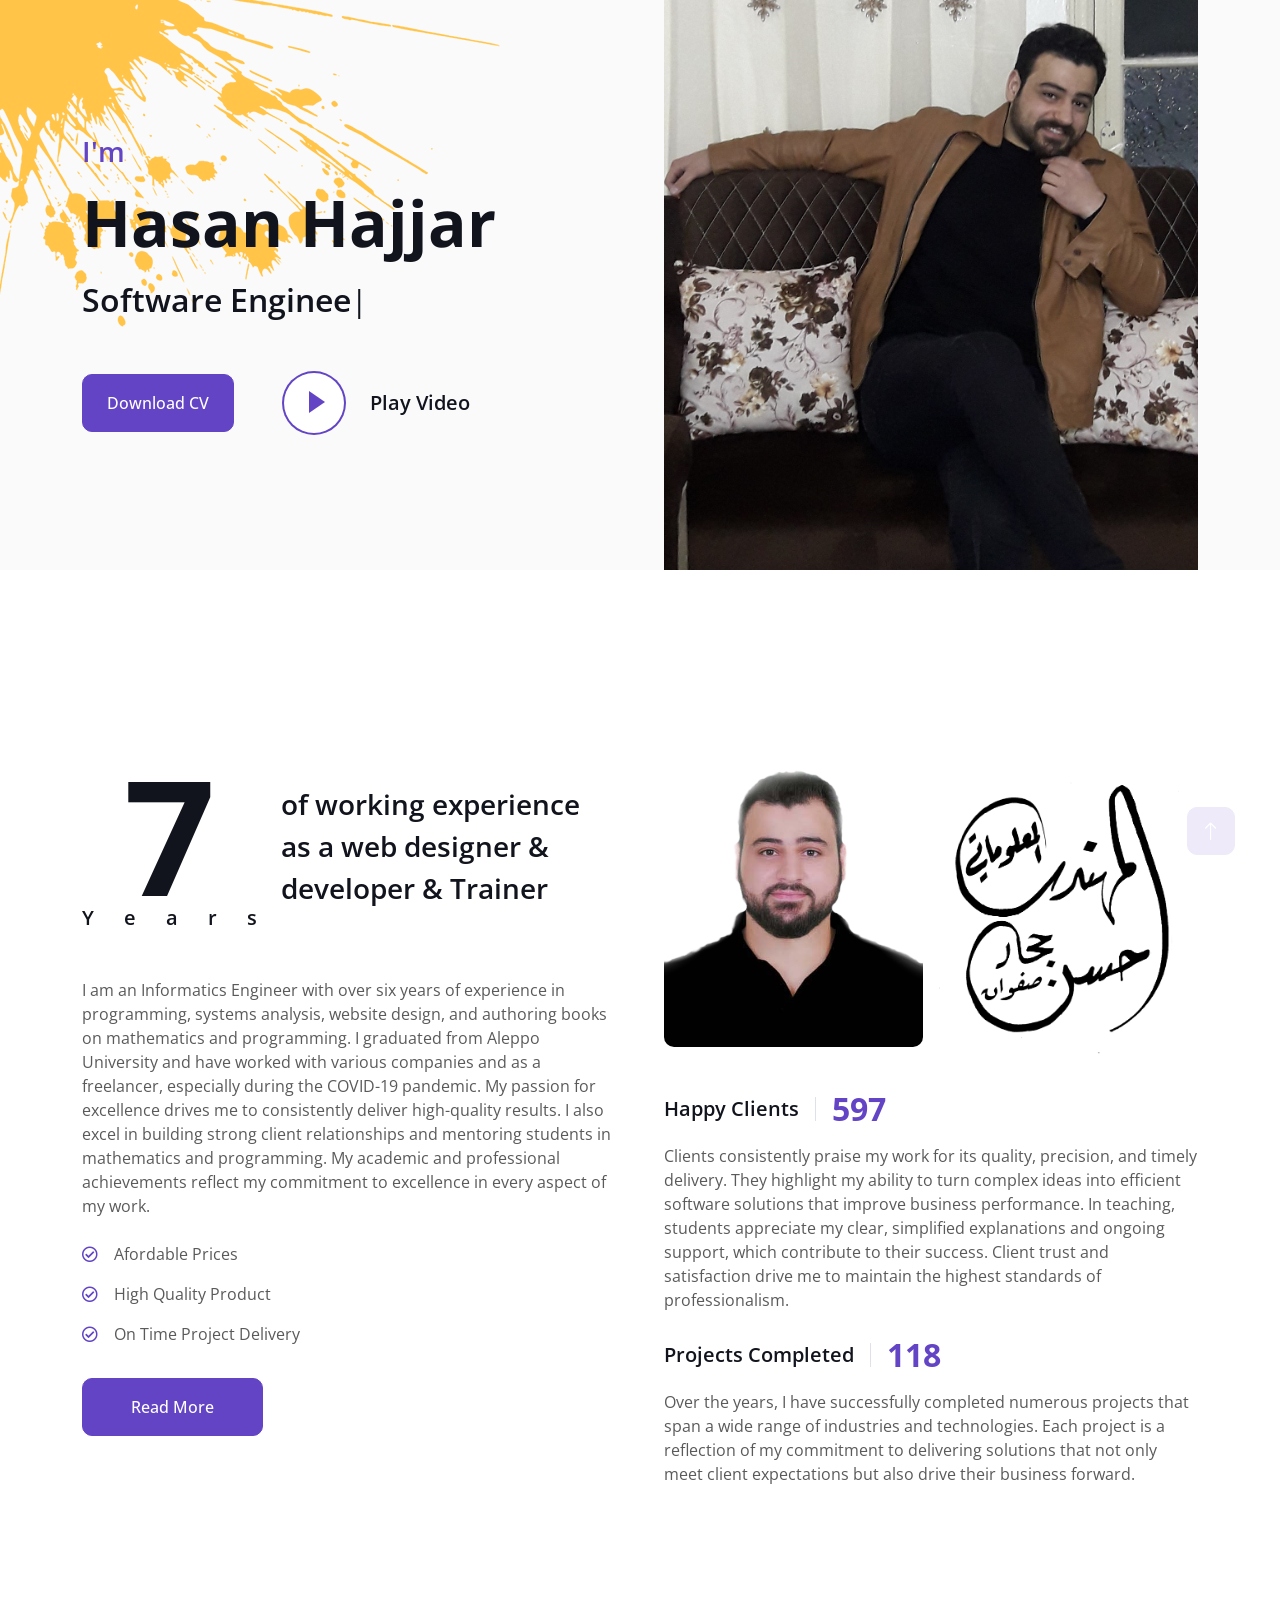
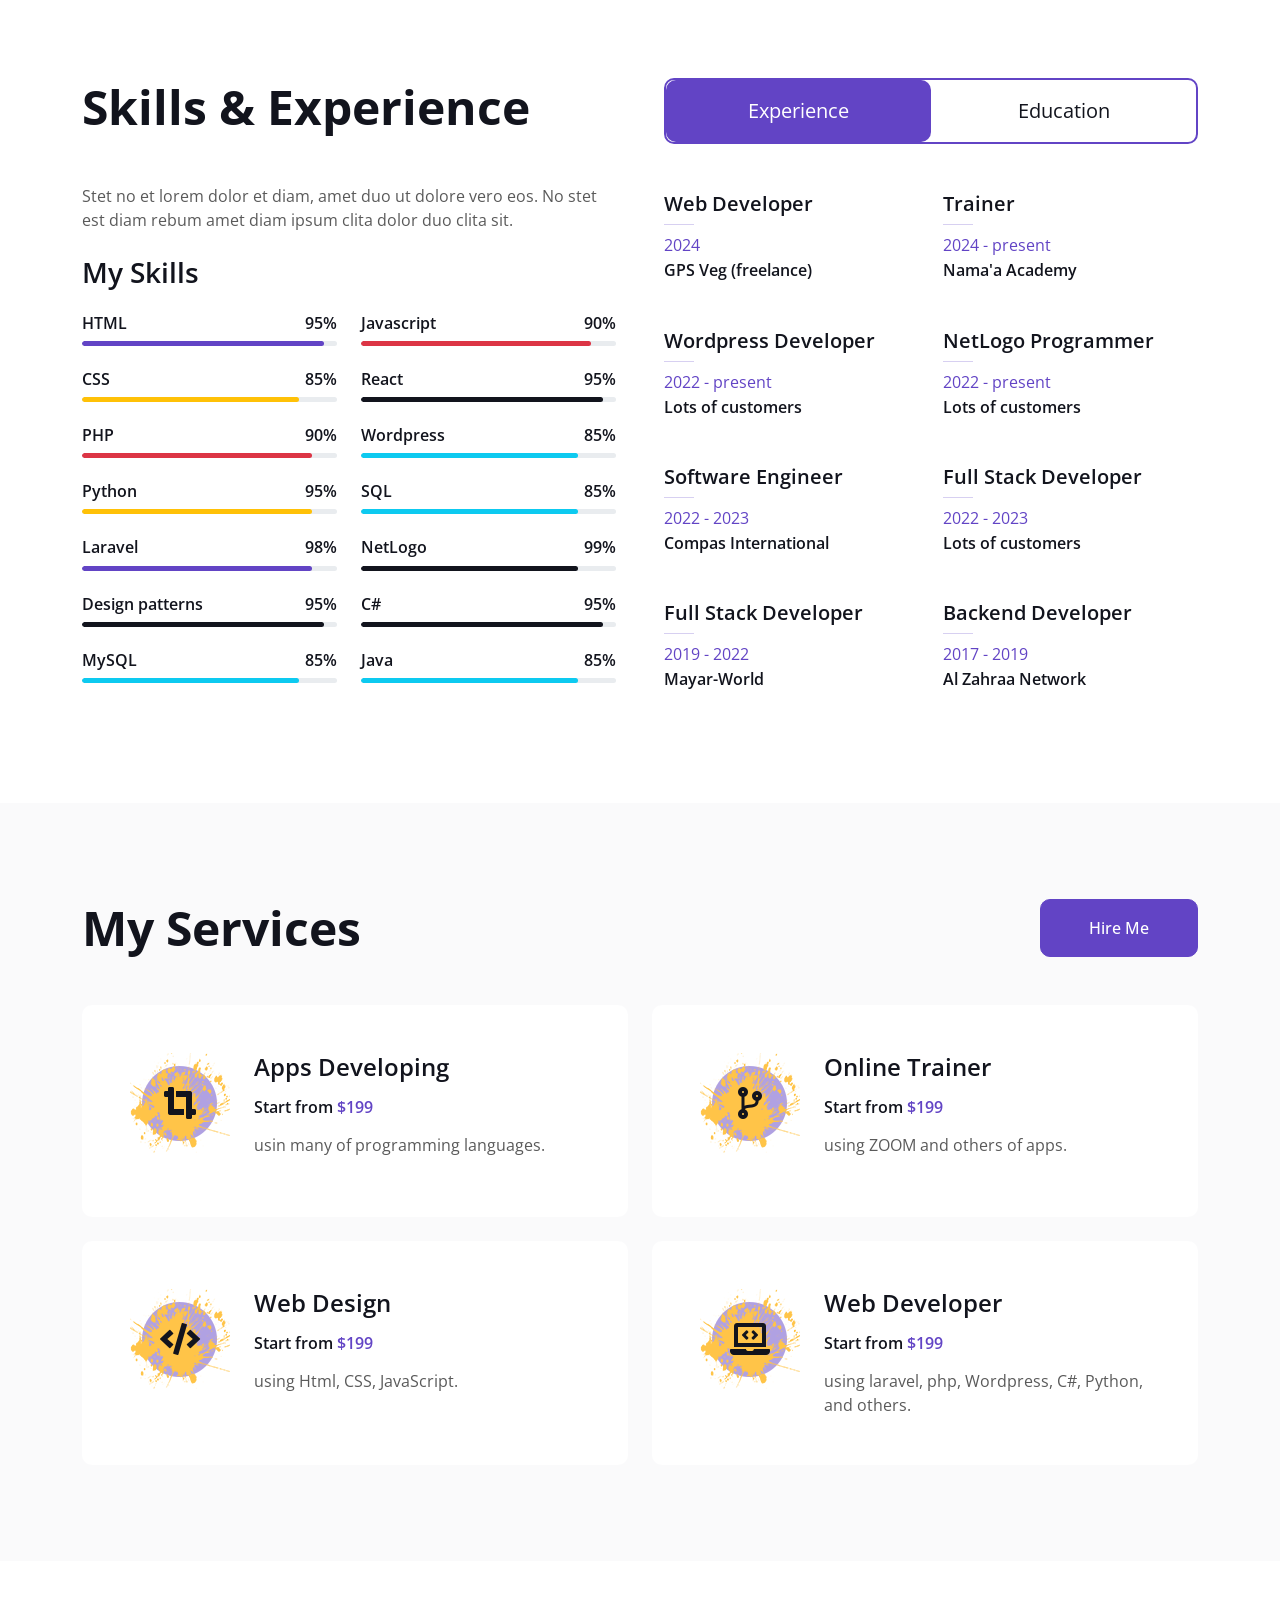
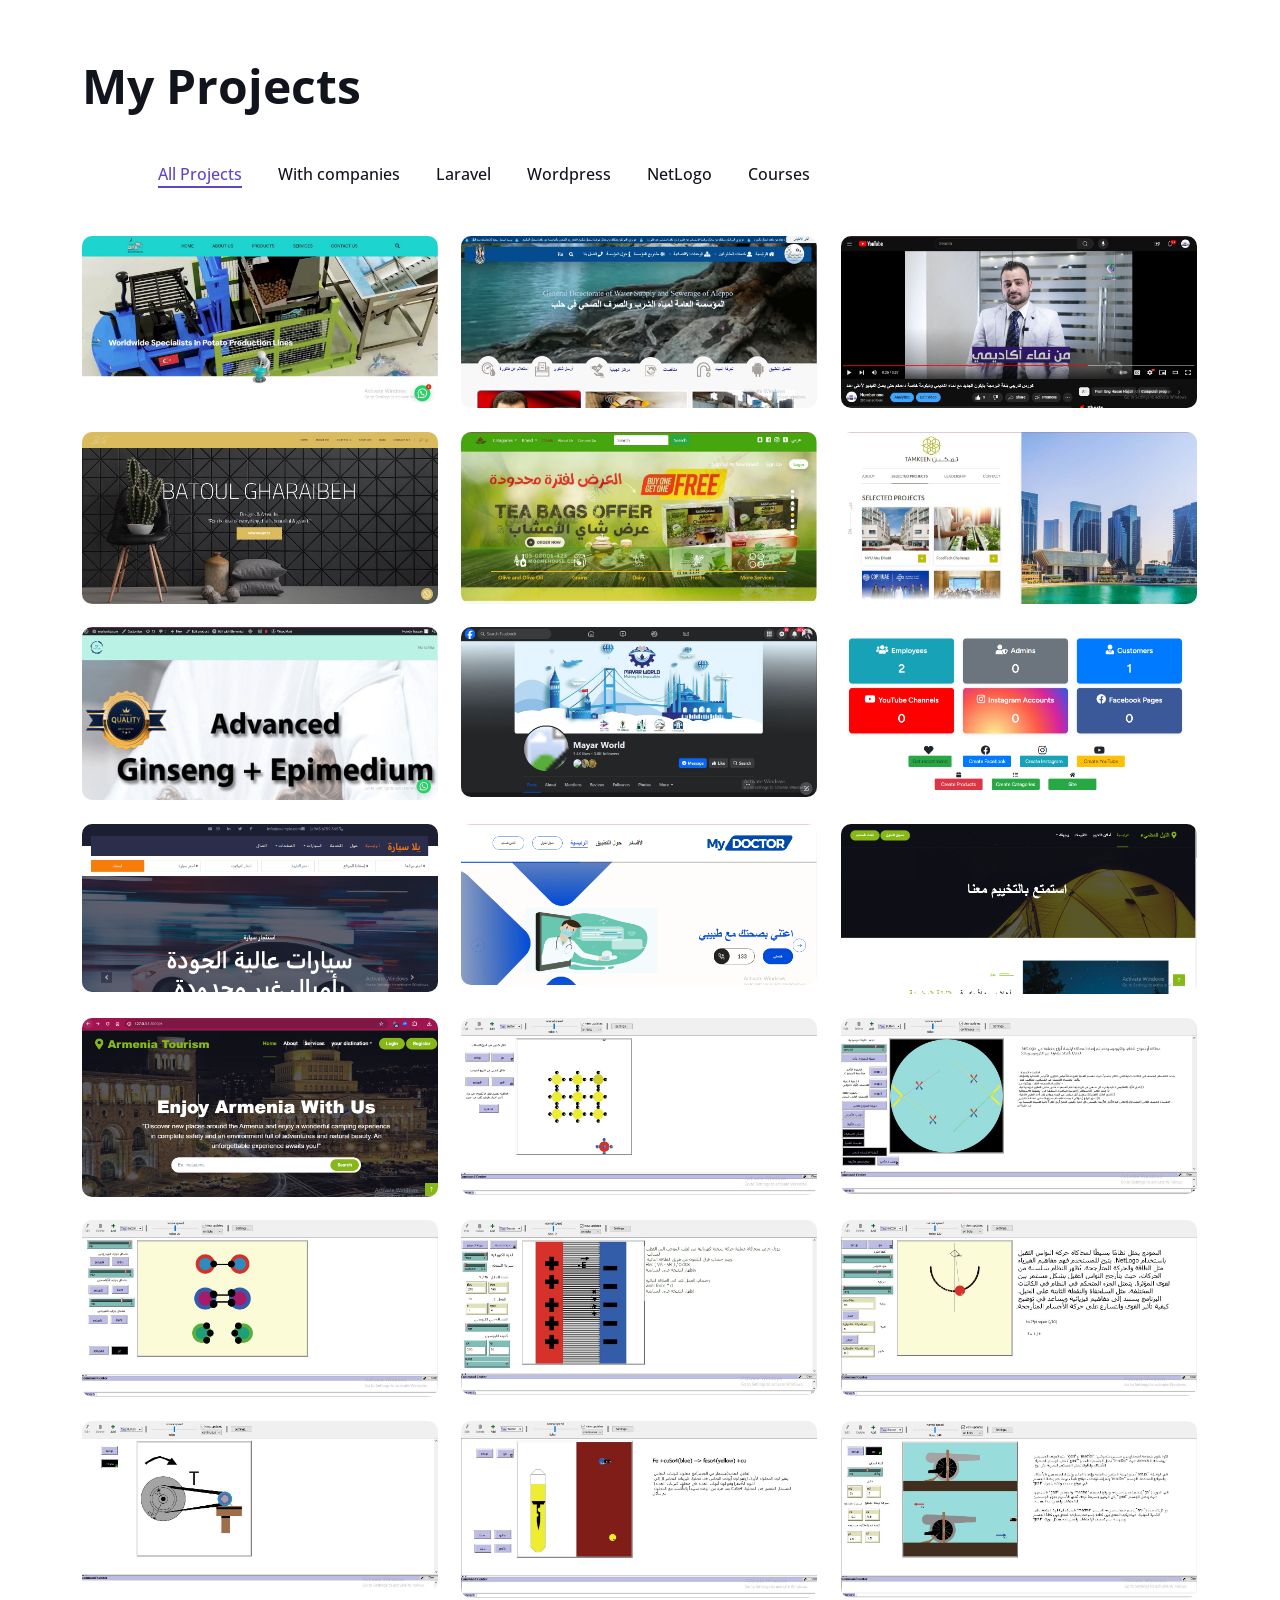
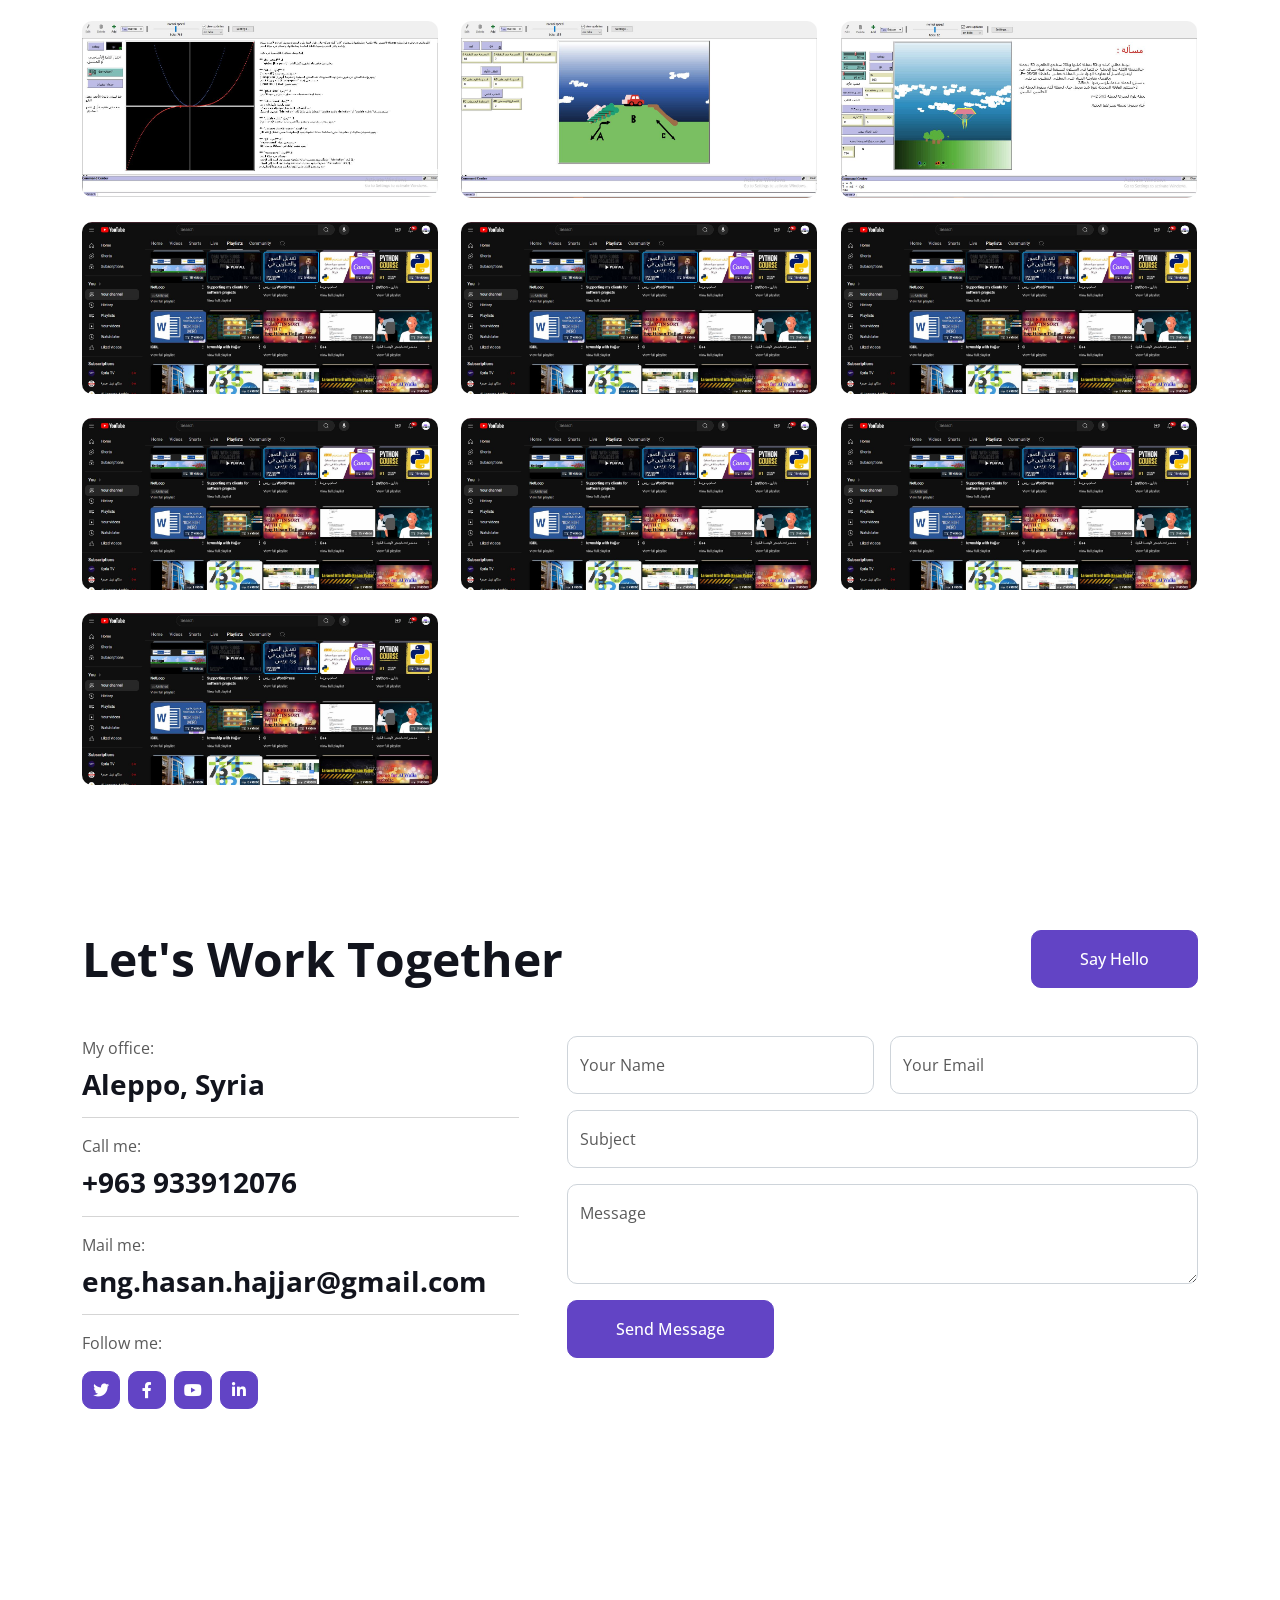
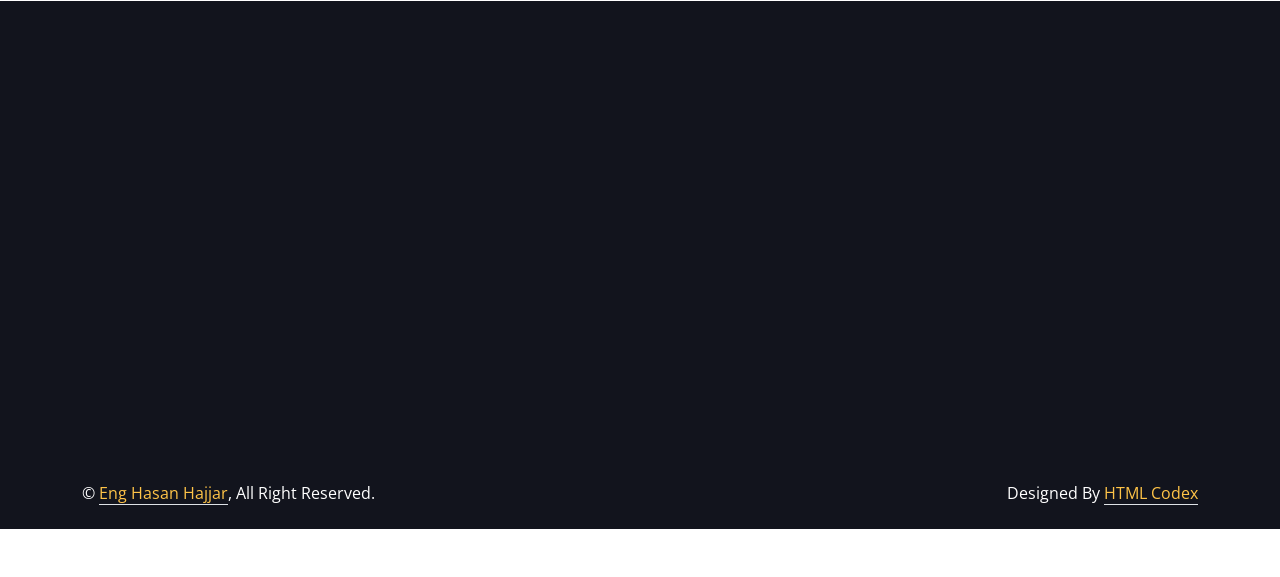
<file: index.html>
<!DOCTYPE html>
<html lang="en">

<head>
    <meta charset="utf-8">
    <title>Eng Hasan Hajjar </title>
    <meta content="width=device-width, initial-scale=1.0" name="viewport">
    <meta content="" name="keywords">
    <meta content="" name="description">

    <!-- Favicon -->
    <link href="img/favicon.ico" rel="icon">

    <!-- Google Web Fonts -->
    <link rel="preconnect" href="https://fonts.googleapis.com">
    <link rel="preconnect" href="https://fonts.gstatic.com" crossorigin>
    <link href="https://fonts.googleapis.com/css2?family=Open+Sans:wght@400;500;600;700;800&display=swap" rel="stylesheet"> 

    <!-- Icon Font Stylesheet -->
    <link href="https://cdnjs.cloudflare.com/ajax/libs/font-awesome/5.10.0/css/all.min.css" rel="stylesheet">
    <link href="https://cdn.jsdelivr.net/npm/bootstrap-icons@1.4.1/font/bootstrap-icons.css" rel="stylesheet">

    <!-- Libraries Stylesheet -->
    <link href="lib/animate/animate.min.css" rel="stylesheet">
    <link href="lib/lightbox/css/lightbox.min.css" rel="stylesheet">
    <link href="lib/owlcarousel/assets/owl.carousel.min.css" rel="stylesheet">

    <!-- Customized Bootstrap Stylesheet -->
    <link href="css/bootstrap.min.css" rel="stylesheet">

    <!-- Template Stylesheet -->
    <link href="css/style.css" rel="stylesheet">
</head>

<body data-bs-spy="scroll" data-bs-target=".navbar" data-bs-offset="51">
    <!-- Spinner Start -->
    <div id="spinner" class="show bg-white position-fixed translate-middle w-100 vh-100 top-50 start-50 d-flex align-items-center justify-content-center">
        <div class="spinner-border text-primary" style="width: 3rem; height: 3rem;" role="status">
            <span class="sr-only">Loading...</span>
        </div>
    </div>
    <!-- Spinner End -->


    <!-- Navbar Start -->
    <nav class="navbar navbar-expand-lg bg-white navbar-light fixed-top shadow py-lg-0 px-4 px-lg-5 wow fadeIn" data-wow-delay="0.1s">
        <a href="index.html" class="navbar-brand d-block d-lg-none">
            <h1 class="text-primary fw-bold m-0">Eng Hasan Hajjar</h1>
        </a>
        <button type="button" class="navbar-toggler" data-bs-toggle="collapse" data-bs-target="#navbarCollapse">
            <span class="navbar-toggler-icon"></span>
        </button>
        <div class="collapse navbar-collapse justify-content-between py-4 py-lg-0" id="navbarCollapse">
            <div class="navbar-nav ms-auto py-0">
                <a href="#home" class="nav-item nav-link active">Home</a>
                <a href="#about" class="nav-item nav-link">About</a>
                <a href="#skill" class="nav-item nav-link">Skills</a>
         
            </div>
            <a href="index.html" class="navbar-brand bg-secondary py-3 px-4 mx-3 d-none d-lg-block">
                <h1 class="text-primary fw-bold m-0">Eng Hasan Hajjar</h1>
            </a>
            <div class="navbar-nav me-auto py-0">
                <a href="#service" class="nav-item nav-link">Services</a>
                <a href="#project" class="nav-item nav-link">Projects</a>
           
                <a href="#contact" class="nav-item nav-link">Contact</a>
            </div>
        </div>
    </nav>
    <!-- Navbar End -->


    <!-- Header Start -->
    <div class="container-fluid bg-light my-6 mt-0" id="home">
        <div class="container">
            <div class="row g-5 align-items-center">
                <div class="col-lg-6 py-6 pb-0 pt-lg-0">
                    <h3 class="text-primary mb-3">I'm</h3>
                    <h1 class="display-3 mb-3">Hasan Hajjar</h1>
                    <h2 class="typed-text-output d-inline"></h2>
                    <div class="typed-text d-none"> Software Engineer, Trainer, Back End Developer, Front End Developer, Web Developer, Apps Designer, Apps Developer , Teacher</div>
                    <div class="d-flex align-items-center pt-5">
                        <a href="pdf/Eng Hasan Hajjar CV.pdf" download="CV of Eng-Hasan-Hajjar" class="btn btn-primary py-3 px-4 me-5">Download CV</a>
                        <button type="button" class="btn-play" data-bs-toggle="modal"
                            data-src="https://www.youtube.com/watch?v=CrpMJrsix2c" data-bs-target="#videoModal">
                            <span></span>
                        </button>
                        <h5 class="ms-4 mb-0 d-none d-sm-block">Play Video</h5>
                    </div>
                </div>
                <div class="col-lg-6">
                    <img class="img-fluid" src="img/main2.png" alt="">
                </div>
            </div>
        </div>
    </div>
    <!-- Header End -->


    <!-- Video Modal Start -->
    <div class="modal modal-video fade" id="videoModal" tabindex="-1" aria-labelledby="exampleModalLabel" aria-hidden="true">
        <div class="modal-dialog">
            <div class="modal-content rounded-0">
                <div class="modal-header">
                    <h3 class="modal-title" id="exampleModalLabel">Youtube Video</h3>
                    <button type="button" class="btn-close" data-bs-dismiss="modal" aria-label="Close"></button>
                </div>
                <div class="modal-body">
                    <!-- 16:9 aspect ratio -->
                    <div class="ratio ratio-16x9">
                        <iframe class="embed-responsive-item" src="" id="video" allowfullscreen allowscriptaccess="always"
                            allow="autoplay"></iframe>
                    </div>
                </div>
            </div>
        </div>
    </div>
    <!-- Video Modal End -->


    <!-- About Start -->
    <div class="container-xxl py-6" id="about">
        <div class="container">
            <div class="row g-5">
                <div class="col-lg-6 wow fadeInUp" data-wow-delay="0.1s">
                    <div class="d-flex align-items-center mb-5">
                        <div class="years flex-shrink-0 text-center me-4">
                            <h1 class="display-1 mb-0">7</h1>
                            <h5 class="mb-0">Years</h5>
                        </div>
                        <h3 class="lh-base mb-0">of working experience as a web designer & developer & Trainer</h3>
                    </div>
                    <p class="mb-4">

                        I am an Informatics Engineer with over six years of experience in programming, systems analysis, website design, and authoring books on mathematics and programming. I graduated from Aleppo University and have worked with various companies and as a freelancer, especially during the COVID-19 pandemic. My passion for excellence drives me to consistently deliver high-quality results. I also excel in building strong client relationships and mentoring students in mathematics and programming. My academic and professional achievements reflect my commitment to excellence in every aspect of my work.
                                        </p>
                    <p class="mb-3"><i class="far fa-check-circle text-primary me-3"></i>Afordable Prices</p>
                    <p class="mb-3"><i class="far fa-check-circle text-primary me-3"></i>High Quality Product</p>
                    <p class="mb-3"><i class="far fa-check-circle text-primary me-3"></i>On Time Project Delivery</p>
                    <a class="btn btn-primary py-3 px-5 mt-3" href="">Read More</a>
                </div>
                <div class="col-lg-6 wow fadeInUp" data-wow-delay="0.5s">
                    <div class="row g-3 mb-4">
                        <div class="col-sm-6">
                            <img class="img-fluid rounded" src="img/mainim2.png" alt="">
                        </div>
                        <div class="col-sm-6">
                            <img class="img-fluid rounded" src="img/حسن حجار.png" alt="">
                        </div>
                    </div>
                    <div class="d-flex align-items-center mb-3">
                        <h5 class="border-end pe-3 me-3 mb-0">Happy Clients</h5>
                        <h2 class="text-primary fw-bold mb-0" data-toggle="counter-up">1356</h2>
                    </div>
                    <p class="mb-4">
                        Clients consistently praise my work for its quality, precision, and timely delivery. They highlight my ability to turn complex ideas into efficient software solutions that improve business performance. In teaching, students appreciate my clear, simplified explanations and ongoing support, which contribute to their success. Client trust and satisfaction drive me to maintain the highest standards of professionalism.                    
                    </p>
                    <div class="d-flex align-items-center mb-3">
                        <h5 class="border-end pe-3 me-3 mb-0">Projects Completed</h5>
                        <h2 class="text-primary fw-bold mb-0" data-toggle="counter-up">265</h2>
                    </div>
                    <p class="mb-0">
                        
                        Over the years, I have successfully completed numerous projects that span a wide range of industries 
                        and technologies. Each project is a reflection of my commitment to delivering solutions that not 
                        only meet client expectations but also drive their business forward. 
                   
                        

                    
                    </p>
                </div>
            </div>
        </div>
    </div>
    <!-- About End -->


    <!-- Expertise Start -->
    <div class="container-xxl py-6 pb-5" id="skill">
        <div class="container">
            <div class="row g-5">
                <div class="col-lg-6 wow fadeInUp" data-wow-delay="0.1s">
                    <h1 class="display-5 mb-5">Skills & Experience</h1>
                    <p class="mb-4">Stet no et lorem dolor et diam, amet duo ut dolore vero eos. No stet est diam rebum amet diam ipsum clita dolor duo clita sit.</p>
                    <h3 class="mb-4">My Skills</h3>
                    <div class="row align-items-center">
                        <div class="col-md-6">
                            <div class="skill mb-4">
                                <div class="d-flex justify-content-between">
                                    <h6 class="font-weight-bold">HTML</h6>
                                    <h6 class="font-weight-bold">95%</h6>
                                </div>
                                <div class="progress">
                                    <div class="progress-bar bg-primary" role="progressbar" aria-valuenow="95" aria-valuemin="0" aria-valuemax="100"></div>
                                </div>
                            </div>
                            <div class="skill mb-4">
                                <div class="d-flex justify-content-between">
                                    <h6 class="font-weight-bold">CSS</h6>
                                    <h6 class="font-weight-bold">85%</h6>
                                </div>
                                <div class="progress">
                                    <div class="progress-bar bg-warning" role="progressbar" aria-valuenow="85" aria-valuemin="0" aria-valuemax="100"></div>
                                </div>
                            </div>
                            <div class="skill mb-4">
                                <div class="d-flex justify-content-between">
                                    <h6 class="font-weight-bold">PHP</h6>
                                    <h6 class="font-weight-bold">90%</h6>
                                </div>
                                <div class="progress">
                                    <div class="progress-bar bg-danger" role="progressbar" aria-valuenow="90" aria-valuemin="0" aria-valuemax="100"></div>
                                </div>
                            </div>
                            <div class="skill mb-4">
                                <div class="d-flex justify-content-between">
                                    <h6 class="font-weight-bold">Python</h6>
                                    <h6 class="font-weight-bold">95%</h6>
                                </div>
                                <div class="progress">
                                    <div class="progress-bar bg-warning" role="progressbar" aria-valuenow="90" aria-valuemin="0" aria-valuemax="100"></div>
                                </div>
                            </div>
                            <div class="skill mb-4">
                                <div class="d-flex justify-content-between">
                                    <h6 class="font-weight-bold">Laravel</h6>
                                    <h6 class="font-weight-bold">98%</h6>
                                </div>
                                <div class="progress">
                                    <div class="progress-bar bg-primary" role="progressbar" aria-valuenow="90" aria-valuemin="0" aria-valuemax="100"></div>
                                </div>
                            </div>
                            <div class="skill mb-4">
                                <div class="d-flex justify-content-between">
                                    <h6 class="font-weight-bold">Design patterns</h6>
                                    <h6 class="font-weight-bold">95%</h6>
                                </div>
                                <div class="progress">
                                    <div class="progress-bar bg-dark" role="progressbar" aria-valuenow="95" aria-valuemin="0" aria-valuemax="100"></div>
                                </div>
                            </div>
                            <div class="skill mb-4">
                                <div class="d-flex justify-content-between">
                                    <h6 class="font-weight-bold">MySQL</h6>
                                    <h6 class="font-weight-bold">85%</h6>
                                </div>
                                <div class="progress">
                                    <div class="progress-bar bg-info" role="progressbar" aria-valuenow="85" aria-valuemin="0" aria-valuemax="100"></div>
                                </div>
                            </div>
                        
                        </div>
                        <div class="col-md-6">
                            <div class="skill mb-4">
                                <div class="d-flex justify-content-between">
                                    <h6 class="font-weight-bold">Javascript</h6>
                                    <h6 class="font-weight-bold">90%</h6>
                                </div>
                                <div class="progress">
                                    <div class="progress-bar bg-danger" role="progressbar" aria-valuenow="90" aria-valuemin="0" aria-valuemax="100"></div>
                                </div>
                            </div>
                            <div class="skill mb-4">
                                <div class="d-flex justify-content-between">
                                    <h6 class="font-weight-bold">React</h6>
                                    <h6 class="font-weight-bold">95%</h6>
                                </div>
                                <div class="progress">
                                    <div class="progress-bar bg-dark" role="progressbar" aria-valuenow="95" aria-valuemin="0" aria-valuemax="100"></div>
                                </div>
                            </div>
                            <div class="skill mb-4">
                                <div class="d-flex justify-content-between">
                                    <h6 class="font-weight-bold">Wordpress</h6>
                                    <h6 class="font-weight-bold">85%</h6>
                                </div>
                                <div class="progress">
                                    <div class="progress-bar bg-info" role="progressbar" aria-valuenow="85" aria-valuemin="0" aria-valuemax="100"></div>
                                </div>
                            </div>
                            <div class="skill mb-4">
                                <div class="d-flex justify-content-between">
                                    <h6 class="font-weight-bold">SQL</h6>
                                    <h6 class="font-weight-bold">85%</h6>
                                </div>
                                <div class="progress">
                                    <div class="progress-bar bg-info" role="progressbar" aria-valuenow="85" aria-valuemin="0" aria-valuemax="100"></div>
                                </div>
                            </div>
                            <div class="skill mb-4">
                                <div class="d-flex justify-content-between">
                                    <h6 class="font-weight-bold">NetLogo</h6>
                                    <h6 class="font-weight-bold">99%</h6>
                                </div>
                                <div class="progress">
                                    <div class="progress-bar bg-dark" role="progressbar" aria-valuenow="85" aria-valuemin="0" aria-valuemax="100"></div>
                                </div>
                            </div>
                            <div class="skill mb-4">
                                <div class="d-flex justify-content-between">
                                    <h6 class="font-weight-bold">C#</h6>
                                    <h6 class="font-weight-bold">95%</h6>
                                </div>
                                <div class="progress">
                                    <div class="progress-bar bg-dark" role="progressbar" aria-valuenow="95" aria-valuemin="0" aria-valuemax="100"></div>
                                </div>
                            </div>
                            <div class="skill mb-4">
                                <div class="d-flex justify-content-between">
                                    <h6 class="font-weight-bold">Java</h6>
                                    <h6 class="font-weight-bold">85%</h6>
                                </div>
                                <div class="progress">
                                    <div class="progress-bar bg-info" role="progressbar" aria-valuenow="85" aria-valuemin="0" aria-valuemax="100"></div>
                                </div>
                            </div>
                         

                        </div>
                    </div>
                </div>
                <div class="col-lg-6 wow fadeInUp" data-wow-delay="0.5s">
                    <ul class="nav nav-pills rounded border border-2 border-primary mb-5">
                        <li class="nav-item w-50">
                            <button class="nav-link w-100 py-3 fs-5 active" data-bs-toggle="pill" href="#tab-1">Experience</button>
                        </li>
                        <li class="nav-item w-50">
                            <button class="nav-link w-100 py-3 fs-5" data-bs-toggle="pill" href="#tab-2">Education</button>
                        </li>
                    </ul>
                    <div class="tab-content">
                        <div id="tab-1" class="tab-pane fade show p-0 active">
                            <div class="row gy-5 gx-4">
                                <div class="col-sm-6">
                                    <h5>Web Developer</h5>
                                    <hr class="text-primary my-2">
                                    <p class="text-primary mb-1"> 2024</p>
                                    <h6 class="mb-0">GPS Veg (freelance) </h6>
                                </div>
                                <div class="col-sm-6">
                                    <h5>Trainer </h5>
                                    <hr class="text-primary my-2">
                                    <p class="text-primary mb-1">2024 - present</p>
                                    <h6 class="mb-0">Nama'a Academy</h6>
                                </div>
                                <div class="col-sm-6">
                                    <h5>Wordpress Developer </h5>
                                    <hr class="text-primary my-2">
                                    <p class="text-primary mb-1">2022 - present</p>
                                    <h6 class="mb-0">Lots of customers</h6>
                                </div>
                                <div class="col-sm-6">
                                    <h5>NetLogo Programmer </h5>
                                    <hr class="text-primary my-2">
                                    <p class="text-primary mb-1">2022 - present</p>
                                    <h6 class="mb-0">Lots of customers</h6>
                                </div>
                                <div class="col-sm-6">
                                    <h5>Software Engineer </h5>
                                    <hr class="text-primary my-2">
                                    <p class="text-primary mb-1">2022 - 2023</p>
                                    <h6 class="mb-0">Compas International</h6>
                                </div>
                               
                                <div class="col-sm-6">
                                    <h5>Full Stack Developer </h5>
                                    <hr class="text-primary my-2">
                                    <p class="text-primary mb-1">2022 - 2023</p>
                                    <h6 class="mb-0">Lots of customers</h6>
                                </div>
                                <div class="col-sm-6">
                                    <h5>Full Stack Developer</h5>
                                    <hr class="text-primary my-2">
                                    <p class="text-primary mb-1">2019 - 2022</p>
                                    <h6 class="mb-0">Mayar-World</h6>
                                </div>
                                <div class="col-sm-6">
                                    <h5>Backend Developer</h5>
                                    <hr class="text-primary my-2">
                                    <p class="text-primary mb-1">2017 - 2019</p>
                                    <h6 class="mb-0">Al Zahraa Network</h6>
                                </div>
                            </div>
                        </div>
                        <div id="tab-2" class="tab-pane fade show p-0">
                            <div class="row gy-5 gx-4">
                                <div class="col-sm-6">
                                    <h5> Master of Biomedical Engineering </h5>
                                    <hr class="text-primary my-2">
                                    <p class="text-primary mb-1">2023 - present</p>
                                    <h6 class="mb-0">Aleppo University</h6>
                                </div>
                                <div class="col-sm-6">
                                    <h5>Informatics Engineer</h5>
                                    <hr class="text-primary my-2">
                                    <p class="text-primary mb-1">2017 - 2022</p>
                                    <h6 class="mb-0">Aleppo University</h6>
                                </div>
                            
                              
                            </div>
                        </div>
                    </div>
                </div>
            </div>
        </div>
    </div>
    <!-- Expertise End -->


    <!-- Service Start -->
    <div class="container-fluid bg-light my-5 py-6" id="service">
        <div class="container">
            <div class="row g-5 mb-5 wow fadeInUp" data-wow-delay="0.1s">
                <div class="col-lg-6">
                    <h1 class="display-5 mb-0">My Services</h1>
                </div>
                <div class="col-lg-6 text-lg-end">
                    <a class="btn btn-primary py-3 px-5" href="">Hire Me</a>
                </div>
            </div>
            <div class="row g-4">
                <div class="col-lg-6 wow fadeInUp" data-wow-delay="0.1s">
                    <div class="service-item d-flex flex-column flex-sm-row bg-white rounded h-100 p-4 p-lg-5">
                        <div class="bg-icon flex-shrink-0 mb-3">
                            <i class="fa fa-crop-alt fa-2x text-dark"></i>
                        </div>
                        <div class="ms-sm-4">
                            <h4 class="mb-3">Apps Developing</h4>
                            <h6 class="mb-3">Start from <span class="text-primary">$199</span></h6>
                            <span>usin many of programming languages.</span>
                        </div>
                    </div>
                </div>
                <div class="col-lg-6 wow fadeInUp" data-wow-delay="0.3s">
                    <div class="service-item d-flex flex-column flex-sm-row bg-white rounded h-100 p-4 p-lg-5">
                        <div class="bg-icon flex-shrink-0 mb-3">
                            <i class="fa fa-code-branch fa-2x text-dark"></i>
                        </div>
                        <div class="ms-sm-4">
                            <h4 class="mb-3">Online Trainer</h4>
                            <h6 class="mb-3">Start from <span class="text-primary">$199</span></h6>
                            <span>using ZOOM and others of apps.</span>
                        </div>
                    </div>
                </div>
                <div class="col-lg-6 wow fadeInUp" data-wow-delay="0.1s">
                    <div class="service-item d-flex flex-column flex-sm-row bg-white rounded h-100 p-4 p-lg-5">
                        <div class="bg-icon flex-shrink-0 mb-3">
                            <i class="fa fa-code fa-2x text-dark"></i>
                        </div>
                        <div class="ms-sm-4">
                            <h4 class="mb-3">Web Design</h4>
                            <h6 class="mb-3">Start from <span class="text-primary">$199</span></h6>
                            <span>using Html, CSS, JavaScript.</span>
                        </div>
                    </div>
                </div>
                <div class="col-lg-6 wow fadeInUp" data-wow-delay="0.3s">
                    <div class="service-item d-flex flex-column flex-sm-row bg-white rounded h-100 p-4 p-lg-5">
                        <div class="bg-icon flex-shrink-0 mb-3">
                            <i class="fa fa-laptop-code fa-2x text-dark"></i>
                        </div>
                        <div class="ms-sm-4">
                            <h4 class="mb-3">Web Developer</h4>
                            <h6 class="mb-3">Start from <span class="text-primary">$199</span></h6>
                            <span>using laravel, php, Wordpress, C#, Python, and others.</span>
                        </div>
                    </div>
                </div>
            </div>
        </div>
    </div>
    <!-- Service End -->


    <!-- Projects Start -->
    <div class="container-xxl py-6 pt-5" id="project">
        <div class="container">
            <div class="row g-5 mb-5 align-items-center wow fadeInUp" data-wow-delay="0.1s">
                <div class="col-lg-8">
                    <h1 class="display-5 mb-0">My Projects</h1>
                </div>
                <div class="col-lg-8 text-lg-end">
                    <ul class="list-inline mx-n3 mb-0" id="portfolio-flters">
                        <li class="mx-3 active" data-filter="*">All Projects</li>
                        <li class="mx-3" data-filter=".first">With companies</li>
                        <li class="mx-3" data-filter=".second">Laravel</li>
                        <li class="mx-3" data-filter=".third">Wordpress</li>
                        <li class="mx-3" data-filter=".fourth">NetLogo</li>
                        <li class="mx-3" data-filter=".fifth">Courses</li>
                    </ul>
                </div>
            </div>
            <div class="row g-4 portfolio-container wow fadeInUp" data-wow-delay="0.1s">
                <div class="col-lg-4 col-md-6 portfolio-item third">
                    <div class="portfolio-img rounded overflow-hidden">
                        <img class="img-fluid" src="img/project-1.jpg" alt="">
                        <div class="portfolio-btn">
                            <a class="btn btn-lg-square btn-outline-secondary border-2 mx-1" href="img/project-1.jpg" data-lightbox="portfolio"><i class="fa fa-eye"></i></a>
                            <a class="btn btn-lg-square btn-outline-secondary border-2 mx-1" href="https://gps-veg.com/"><i class="fa fa-link"></i></a>
                        </div>
                    </div>
                </div>
                <div class="col-lg-4 col-md-6 portfolio-item first">
                    <div class="portfolio-img rounded overflow-hidden">
                        <img class="img-fluid" src="img/project-2.jpg" alt="">
                        <div class="portfolio-btn">
                            <a class="btn btn-lg-square btn-outline-secondary border-2 mx-1" href="img/project-2.jpg" data-lightbox="portfolio"><i class="fa fa-eye"></i></a>
                            <a class="btn btn-lg-square btn-outline-secondary border-2 mx-1" href="http://aleppowater.gov.sy/ar"><i class="fa fa-link"></i></a>
                        </div>
                    </div>
                </div>
                <div class="col-lg-4 col-md-6 portfolio-item first">
                    <div class="portfolio-img rounded overflow-hidden">
                        <img class="img-fluid" src="img/project-3.jpg" alt="">
                        <div class="portfolio-btn">
                            <a class="btn btn-lg-square btn-outline-secondary border-2 mx-1" href="img/project-3.jpg" data-lightbox="portfolio"><i class="fa fa-eye"></i></a>
                            <a class="btn btn-lg-square btn-outline-secondary border-2 mx-1" href="https://youtu.be/CrpMJrsix2c"><i class="fa fa-link"></i></a>
                        </div>
                    </div>
                </div>

                <div class="col-lg-4 col-md-6 portfolio-item third">
                    <div class="portfolio-img rounded overflow-hidden">
                        <img class="img-fluid" src="img/project portofolio.png" alt="">
                        <div class="portfolio-btn">
                            <a class="btn btn-lg-square btn-outline-secondary border-2 mx-1" href="img/project portofolio.png" data-lightbox="portfolio"><i class="fa fa-eye"></i></a>
                            <a class="btn btn-lg-square btn-outline-secondary border-2 mx-1" href="https://batoulgharaibeh.com/"><i class="fa fa-link"></i></a>
                        </div>
                    </div>
                </div>

                <div class="col-lg-4 col-md-6 portfolio-item first">
                    <div class="portfolio-img rounded overflow-hidden">
                        <img class="img-fluid" src="img/mounhouse.png" alt="">
                        <div class="portfolio-btn">
                            <a class="btn btn-lg-square btn-outline-secondary border-2 mx-1" href="img/mounhouse.png" data-lightbox="portfolio"><i class="fa fa-eye"></i></a>
                            <a class="btn btn-lg-square btn-outline-secondary border-2 mx-1" href="https://www.moonehouse.com/"></i></a>
                        </div>
                    </div>
                </div>
                <div class="col-lg-4 col-md-6 portfolio-item first">
                    <div class="portfolio-img rounded overflow-hidden">
                        <img class="img-fluid" src="img/project tamkeen.png" alt="">
                        <div class="portfolio-btn">
                            <a class="btn btn-lg-square btn-outline-secondary border-2 mx-1" href="img/project tamkeen.png" data-lightbox="portfolio"><i class="fa fa-eye"></i></a>
                            <a class="btn btn-lg-square btn-outline-secondary border-2 mx-1" href="https://www.tamkeenuae.com/projects.html"><i class="fa fa-link"></i></a>
                        </div>
                    </div>
                </div>

                

                <div class="col-lg-4 col-md-6 portfolio-item third">
                    <div class="portfolio-img rounded overflow-hidden">
                        <img class="img-fluid" src="img/markvita.png" alt="">
                        <div class="portfolio-btn">
                            <a class="btn btn-lg-square btn-outline-secondary border-2 mx-1" href="img/markvita.png" data-lightbox="portfolio"><i class="fa fa-eye"></i></a>
                            <a class="btn btn-lg-square btn-outline-secondary border-2 mx-1" href="https://markavita.com/product/newoffer-gin120/"><i class="fa fa-link"></i></a>
                        </div>
                    </div>
                </div>

                <div class="col-lg-4 col-md-6 portfolio-item first">
                    <div class="portfolio-img rounded overflow-hidden">
                        <img class="img-fluid" src="img/project-4.jpg" alt="">
                        <div class="portfolio-btn">
                            <a class="btn btn-lg-square btn-outline-secondary border-2 mx-1" href="img/project-4.jpg" data-lightbox="portfolio"><i class="fa fa-eye"></i></a>
                            <a class="btn btn-lg-square btn-outline-secondary border-2 mx-1" href="https://www.facebook.com/MAYAR.WORLD/"><i class="fa fa-link"></i></a>
                        </div>
                    </div>
                </div>
                <div class="col-lg-4 col-md-6 portfolio-item second">
                    <div class="portfolio-img rounded overflow-hidden">
                        <img class="img-fluid" src="img/project-5-socialmedia.PNG" alt="">
                        <div class="portfolio-btn">
                            <a class="btn btn-lg-square btn-outline-secondary border-2 mx-1" href="img/project-5-socialmedia.PNG" data-lightbox="portfolio"><i class="fa fa-eye"></i></a>
                            <a class="btn btn-lg-square btn-outline-secondary border-2 mx-1" href="https://github.com/Eng-Hasan-Hajjar/SocialmediaLaravel"><i class="fa fa-link"></i></a>
                        </div>
                    </div>
                </div>
                <div class="col-lg-4 col-md-6 portfolio-item second">
                    <div class="portfolio-img rounded overflow-hidden">
                        <img class="img-fluid" src="img/project6-yala sayara.PNG" alt="">
                        <div class="portfolio-btn">
                            <a class="btn btn-lg-square btn-outline-secondary border-2 mx-1" href="img/project6-yala sayara.PNG" data-lightbox="portfolio"><i class="fa fa-eye"></i></a>
                            <a class="btn btn-lg-square btn-outline-secondary border-2 mx-1" href="https://github.com/Eng-Hasan-Hajjar/rental-car-laravel-10"><i class="fa fa-link"></i></a>
                        </div>
                    </div>
                </div>


                <div class="col-lg-4 col-md-6 portfolio-item second">
                    <div class="portfolio-img rounded overflow-hidden">
                        <img class="img-fluid" src="img/project7-diagnoise.PNG" alt="">
                        <div class="portfolio-btn">
                            <a class="btn btn-lg-square btn-outline-secondary border-2 mx-1" href="img/project7-diagnoise.PNG" data-lightbox="portfolio"><i class="fa fa-eye"></i></a>
                            <a class="btn btn-lg-square btn-outline-secondary border-2 mx-1" href="https://github.com/Eng-Hasan-Hajjar/Virtaul-Healer-Laravel-App"><i class="fa fa-link"></i></a>
                        </div>
                    </div>
                </div>
                <div class="col-lg-4 col-md-6 portfolio-item second">
                    <div class="portfolio-img rounded overflow-hidden">
                        <img class="img-fluid" src="img/project8-camping.PNG" alt="">
                        <div class="portfolio-btn">
                            <a class="btn btn-lg-square btn-outline-secondary border-2 mx-1" href="img/project8-camping.PNG" data-lightbox="portfolio"><i class="fa fa-eye"></i></a>
                            <a class="btn btn-lg-square btn-outline-secondary border-2 mx-1" href="https://github.com/Eng-Hasan-Hajjar/camping-places-laravel10"><i class="fa fa-link"></i></a>
                        </div>
                    </div>
                </div>
                <div class="col-lg-4 col-md-6 portfolio-item second">
                    <div class="portfolio-img rounded overflow-hidden">
                        <img class="img-fluid" src="img/project 9 Arman.PNG" alt="">
                        <div class="portfolio-btn">
                            <a class="btn btn-lg-square btn-outline-secondary border-2 mx-1" href="img/project 9 Arman.PNG" data-lightbox="portfolio"><i class="fa fa-eye"></i></a>
                            <a class="btn btn-lg-square btn-outline-secondary border-2 mx-1" href="https://github.com/Eng-Hasan-Hajjar/arman-tourist-travel-laravel-10"><i class="fa fa-link"></i></a>
                        </div>
                    </div>
                </div>
          
             

                    <div class="col-lg-4 col-md-6 portfolio-item fourth">
                        <div class="portfolio-img rounded overflow-hidden">
                            <img class="img-fluid" src="img/project netlogo 1.png" alt="">
                            <div class="portfolio-btn">
                                <a class="btn btn-lg-square btn-outline-secondary border-2 mx-1" href="img/project netLogogenetic.PNG" data-lightbox="portfolio"><i class="fa fa-eye"></i></a>
                                <a class="btn btn-lg-square btn-outline-secondary border-2 mx-1" href="https://github.com/Eng-Hasan-Hajjar/7-Hybrid-conductivity-in-transistor"><i class="fa fa-link"></i></a>
                            </div>
                        </div>
                    </div>
                    <div class="col-lg-4 col-md-6 portfolio-item fourth">
                        <div class="portfolio-img rounded overflow-hidden">
                            <img class="img-fluid" src="img/project netlogo 2.png" alt="">
                            <div class="portfolio-btn">
                                <a class="btn btn-lg-square btn-outline-secondary border-2 mx-1" href="img/project netlogo 2.png" data-lightbox="portfolio"><i class="fa fa-eye"></i></a>
                                <a class="btn btn-lg-square btn-outline-secondary border-2 mx-1" href="https://github.com/Eng-Hasan-Hajjar/6--Chromosomes"><i class="fa fa-link"></i></a>
                            </div>
                        </div>
                    </div>
                    <div class="col-lg-4 col-md-6 portfolio-item fourth">
                        <div class="portfolio-img rounded overflow-hidden">
                            <img class="img-fluid" src="img/project netlogo 3.png" alt="">
                            <div class="portfolio-btn">
                                <a class="btn btn-lg-square btn-outline-secondary border-2 mx-1" href="img/project netlogo 3.png" data-lightbox="portfolio"><i class="fa fa-eye"></i></a>
                                <a class="btn btn-lg-square btn-outline-secondary border-2 mx-1" href="https://github.com/Eng-Hasan-Hajjar/Chemical-bonds-Net-Logo"></i></a>
                            </div>
                        </div>
                    </div>
                    <div class="col-lg-4 col-md-6 portfolio-item fourth">
                        <div class="portfolio-img rounded overflow-hidden">
                            <img class="img-fluid" src="img/project netlogo 4.png" alt="">
                            <div class="portfolio-btn">
                                <a class="btn btn-lg-square btn-outline-secondary border-2 mx-1" href="img/project netlogo 4.png" data-lightbox="portfolio"><i class="fa fa-eye"></i></a>
                                <a class="btn btn-lg-square btn-outline-secondary border-2 mx-1" href="https://github.com/Eng-Hasan-Hajjar/5-Electric-field-Net-Logol"><i class="fa fa-link"></i></a>
                            </div>
                        </div>
                    </div>
                    <div class="col-lg-4 col-md-6 portfolio-item fourth">
                        <div class="portfolio-img rounded overflow-hidden">
                            <img class="img-fluid" src="img/project netlogo 5.png" alt="">
                            <div class="portfolio-btn">
                                <a class="btn btn-lg-square btn-outline-secondary border-2 mx-1" href="img/project netlogo 5.png" data-lightbox="portfolio"><i class="fa fa-eye"></i></a>
                                <a class="btn btn-lg-square btn-outline-secondary border-2 mx-1" href="https://github.com/Eng-Hasan-Hajjar/4--Vibrating-and-rotating-movement-Net-Logo"><i class="fa fa-link"></i></a>
                            </div>
                        </div>
                    </div>
                    <div class="col-lg-4 col-md-6 portfolio-item fourth">
                        <div class="portfolio-img rounded overflow-hidden">
                            <img class="img-fluid" src="img/project netlogo 6.png" alt="">
                            <div class="portfolio-btn">
                                <a class="btn btn-lg-square btn-outline-secondary border-2 mx-1" href="img/project netlogo 6.png" data-lightbox="portfolio"><i class="fa fa-eye"></i></a>
                                <a class="btn btn-lg-square btn-outline-secondary border-2 mx-1" href="https://github.com/Eng-Hasan-Hajjar/Rotary-stirring-Net-logo"><i class="fa fa-link"></i></a>
                            </div>
                        </div>
                    </div>
                    <div class="col-lg-4 col-md-6 portfolio-item fourth">
                        <div class="portfolio-img rounded overflow-hidden">
                            <img class="img-fluid" src="img/project netlogo 7.png" alt="">
                            <div class="portfolio-btn">
                                <a class="btn btn-lg-square btn-outline-secondary border-2 mx-1" href="img/project netlogo 7.png" data-lightbox="portfolio"><i class="fa fa-eye"></i></a>
                                <a class="btn btn-lg-square btn-outline-secondary border-2 mx-1" href="https://github.com/Eng-Hasan-Hajjar/Oxidation-and-recovery-Net-Logo"><i class="fa fa-link"></i></a>
                            </div>
                        </div>
                    </div>
                    <div class="col-lg-4 col-md-6 portfolio-item fourth">
                        <div class="portfolio-img rounded overflow-hidden">
                            <img class="img-fluid" src="img/project netlogo 8.png" alt="">
                            <div class="portfolio-btn">
                                <a class="btn btn-lg-square btn-outline-secondary border-2 mx-1" href="img/project netlogo 8.png" data-lightbox="portfolio"><i class="fa fa-eye"></i></a>
                                <a class="btn btn-lg-square btn-outline-secondary border-2 mx-1" href="https://github.com/Eng-Hasan-Hajjar/Firearm-Recoil-Net-Logo"><i class="fa fa-link"></i></a>
                            </div>
                        </div>
                    </div>
                    <div class="col-lg-4 col-md-6 portfolio-item fourth">
                        <div class="portfolio-img rounded overflow-hidden">
                            <img class="img-fluid" src="img/project netlogo 9.png" alt="">
                            <div class="portfolio-btn">
                                <a class="btn btn-lg-square btn-outline-secondary border-2 mx-1" href="img/project netlogo 9.png" data-lightbox="portfolio"><i class="fa fa-eye"></i></a>
                                <a class="btn btn-lg-square btn-outline-secondary border-2 mx-1" href="https://github.com/Eng-Hasan-Hajjar/8-math-function-NetLogo"><i class="fa fa-link"></i></a>
                            </div>
                        </div>
                    </div>
                    <div class="col-lg-4 col-md-6 portfolio-item fourth">
                        <div class="portfolio-img rounded overflow-hidden">
                            <img class="img-fluid" src="img/project netlogo 10.png" alt="">
                            <div class="portfolio-btn">
                                <a class="btn btn-lg-square btn-outline-secondary border-2 mx-1" href="img/project netlogo 10.png" data-lightbox="portfolio"><i class="fa fa-eye"></i></a>
                                <a class="btn btn-lg-square btn-outline-secondary border-2 mx-1" href="https://github.com/Eng-Hasan-Hajjar/car-version-Net-logo"><i class="fa fa-link"></i></a>
                            </div>
                        </div>
                    </div>
                    <div class="col-lg-4 col-md-6 portfolio-item fourth">
                        <div class="portfolio-img rounded overflow-hidden">
                            <img class="img-fluid" src="img/project netlogo 11.png" alt="">
                            <div class="portfolio-btn">
                                <a class="btn btn-lg-square btn-outline-secondary border-2 mx-1" href="img/project netlogo 11.png" data-lightbox="portfolio"><i class="fa fa-eye"></i></a>
                                <a class="btn btn-lg-square btn-outline-secondary border-2 mx-1" href="https://github.com/Eng-Hasan-Hajjar/10-para-net-logo"><i class="fa fa-link"></i></a>
                            </div>
                        </div>
                    </div>









                    <div class="col-lg-4 col-md-6 portfolio-item fifth">
                        <div class="portfolio-img rounded overflow-hidden">
                            <img class="img-fluid" src="img/courses free.png" alt="">
                            <div class="portfolio-btn">
                                <a class="btn btn-lg-square btn-outline-secondary border-2 mx-1" href="img/courses free.png" data-lightbox="portfolio"><i class="fa fa-eye"></i></a>
                                <a class="btn btn-lg-square btn-outline-secondary border-2 mx-1" href="https://www.youtube.com/watch?v=vbBz8RIJsZA&list=PLsfqINltM5XA8c0MQyMZY7_s6HFRMgroL"><i class="fa fa-link"></i></a>
                            </div>
                        </div>
                    </div>
                    <div class="col-lg-4 col-md-6 portfolio-item fifth">
                        <div class="portfolio-img rounded overflow-hidden">
                            <img class="img-fluid" src="img/courses free.png" alt="">
                            <div class="portfolio-btn">
                                <a class="btn btn-lg-square btn-outline-secondary border-2 mx-1" href="img/courses free.png" data-lightbox="portfolio"><i class="fa fa-eye"></i></a>
                                <a class="btn btn-lg-square btn-outline-secondary border-2 mx-1" href="https://www.youtube.com/watch?v=6oc_nTkZNFY&list=PLsfqINltM5XBGn6ddJs0cN7Z7bCGxkbzS"><i class="fa fa-link"></i></a>
                            </div>
                        </div>
                    </div>
                    <div class="col-lg-4 col-md-6 portfolio-item fifth">
                        <div class="portfolio-img rounded overflow-hidden">
                            <img class="img-fluid" src="img/courses free.png" alt="">
                            <div class="portfolio-btn">
                                <a class="btn btn-lg-square btn-outline-secondary border-2 mx-1" href="img/courses free.png" data-lightbox="portfolio"><i class="fa fa-eye"></i></a>
                                <a class="btn btn-lg-square btn-outline-secondary border-2 mx-1" href="https://www.youtube.com/watch?v=-KtnJ7-Xgik&list=PLsfqINltM5XDcLEvtoRVs1FyuV92D4K9N"><i class="fa fa-link"></i></a>
                            </div>
                        </div>
                    </div>
                    <div class="col-lg-4 col-md-6 portfolio-item fifth">
                        <div class="portfolio-img rounded overflow-hidden">
                            <img class="img-fluid" src="img/courses free.png" alt="">
                            <div class="portfolio-btn">
                                <a class="btn btn-lg-square btn-outline-secondary border-2 mx-1" href="img/courses free.png" data-lightbox="portfolio"><i class="fa fa-eye"></i></a>
                                <a class="btn btn-lg-square btn-outline-secondary border-2 mx-1" href="https://www.youtube.com/watch?v=MEa_66GcWcI&list=PLsfqINltM5XAlwW369uqSacruVLMgKWfO"><i class="fa fa-link"></i></a>
                            </div>
                        </div>
                    </div>
                    <div class="col-lg-4 col-md-6 portfolio-item fifth">
                        <div class="portfolio-img rounded overflow-hidden">
                            <img class="img-fluid" src="img/courses free.png" alt="">
                            <div class="portfolio-btn">
                                <a class="btn btn-lg-square btn-outline-secondary border-2 mx-1" href="img/courses free.png" data-lightbox="portfolio"><i class="fa fa-eye"></i></a>
                                <a class="btn btn-lg-square btn-outline-secondary border-2 mx-1" href="https://www.youtube.com/watch?v=bJV2tzyqgo0&list=PLsfqINltM5XDNDZxobMhIDe1HtllwiErW"><i class="fa fa-link"></i></a>
                            </div>
                        </div>
                    </div>
                    <div class="col-lg-4 col-md-6 portfolio-item fifth">
                        <div class="portfolio-img rounded overflow-hidden">
                            <img class="img-fluid" src="img/courses free.png" alt="">
                            <div class="portfolio-btn">
                                <a class="btn btn-lg-square btn-outline-secondary border-2 mx-1" href="img/courses free.png" data-lightbox="portfolio"><i class="fa fa-eye"></i></a>
                                <a class="btn btn-lg-square btn-outline-secondary border-2 mx-1" href="https://www.youtube.com/watch?v=SCMZ8bYafeg&list=PLsfqINltM5XAV_zb2a5GmT9gt44haFVIo"><i class="fa fa-link"></i></a>
                            </div>
                        </div>
                    </div>
                    <div class="col-lg-4 col-md-6 portfolio-item fifth">
                        <div class="portfolio-img rounded overflow-hidden">
                            <img class="img-fluid" src="img/courses free.png" alt="">
                            <div class="portfolio-btn">
                                <a class="btn btn-lg-square btn-outline-secondary border-2 mx-1" href="img/courses free.png" data-lightbox="portfolio"><i class="fa fa-eye"></i></a>
                                <a class="btn btn-lg-square btn-outline-secondary border-2 mx-1" href="https://www.youtube.com/watch?v=jf59g9rKHvg&list=PLsfqINltM5XC3wJ6d5sQ7hTAOE7RrgwkV"><i class="fa fa-link"></i></a>
                            </div>
                        </div>
                    </div>




            </div>
        </div>
    </div>
    <!-- Projects End -->




    <!-- Testimonial Start --
    <div class="container-fluid bg-light py-5 my-5" id="testimonial">
        <div class="container-fluid py-5">
            <h1 class="display-5 text-center mb-5 wow fadeInUp" data-wow-delay="0.1s">Testimonial</h1>
            <div class="row justify-content-center">
                <div class="col-lg-3 d-none d-lg-block">
                    <div class="testimonial-left h-100">
                        <img class="img-fluid wow fadeIn" data-wow-delay="0.1s" src="img/testimonial-1.jpg" alt="">
                        <img class="img-fluid wow fadeIn" data-wow-delay="0.3s" src="img/testimonial-2.jpg" alt="">
                        <img class="img-fluid wow fadeIn" data-wow-delay="0.5s" src="img/testimonial-3.jpg" alt="">
                    </div>
                </div>
                <div class="col-lg-6 wow fadeInUp" data-wow-delay="0.5s">
                    <div class="owl-carousel testimonial-carousel">
                        <div class="testimonial-item text-center">
                            <div class="position-relative mb-5">
                                <img class="img-fluid rounded-circle border border-secondary p-2 mx-auto" src="img/testimonial-1.jpg" alt="">
                                <div class="testimonial-icon">
                                    <i class="fa fa-quote-left text-primary"></i>
                                </div>
                            </div>
                            <p class="fs-5 fst-italic">Dolores sed duo clita tempor justo dolor et stet lorem kasd labore dolore lorem ipsum. At lorem lorem magna ut et, nonumy et labore et tempor diam tempor erat.</p>
                            <hr class="w-25 mx-auto">
                            <h5>Client Name</h5>
                            <span>Profession</span>
                        </div>
                        <div class="testimonial-item text-center">
                            <div class="position-relative mb-5">
                                <img class="img-fluid rounded-circle border border-secondary p-2 mx-auto" src="img/testimonial-2.jpg" alt="">
                                <div class="testimonial-icon">
                                    <i class="fa fa-quote-left text-primary"></i>
                                </div>
                            </div>
                            <p class="fs-5 fst-italic">Dolores sed duo clita tempor justo dolor et stet lorem kasd labore dolore lorem ipsum. At lorem lorem magna ut et, nonumy et labore et tempor diam tempor erat.</p>
                            <hr class="w-25 mx-auto">
                            <h5>Client Name</h5>
                            <span>Profession</span>
                        </div>
                        <div class="testimonial-item text-center">
                            <div class="position-relative mb-5">
                                <img class="img-fluid rounded-circle border border-secondary p-2 mx-auto" src="img/testimonial-3.jpg" alt="">
                                <div class="testimonial-icon">
                                    <i class="fa fa-quote-left text-primary"></i>
                                </div>
                            </div>
                            <p class="fs-5 fst-italic">Dolores sed duo clita tempor justo dolor et stet lorem kasd labore dolore lorem ipsum. At lorem lorem magna ut et, nonumy et labore et tempor diam tempor erat.</p>
                            <hr class="w-25 mx-auto">
                            <h5>Client Name</h5>
                            <span>Profession</span>
                        </div>
                    </div>
                </div>
                <div class="col-lg-3 d-none d-lg-block">
                    <div class="testimonial-right h-100">
                        <img class="img-fluid wow fadeIn" data-wow-delay="0.1s" src="img/testimonial-1.jpg" alt="">
                        <img class="img-fluid wow fadeIn" data-wow-delay="0.3s" src="img/testimonial-2.jpg" alt="">
                        <img class="img-fluid wow fadeIn" data-wow-delay="0.5s" src="img/testimonial-3.jpg" alt="">
                    </div>
                </div>
            </div>
        </div>
    </div>
    <-- Testimonial End -->


    <!-- Contact Start -->
    <div class="container-xxl pb-5" id="contact">
        <div class="container py-5">
            <div class="row g-5 mb-5 wow fadeInUp" data-wow-delay="0.1s">
                <div class="col-lg-6">
                    <h1 class="display-5 mb-0">Let's Work Together</h1>
                </div>
                <div class="col-lg-6 text-lg-end">
                    <a class="btn btn-primary py-3 px-5" href="">Say Hello</a>
                </div>
            </div>
            <div class="row g-5">
                <div class="col-lg-5 col-md-6 wow fadeInUp" data-wow-delay="0.1s">
                    <p class="mb-2">My office:</p>
                    <h3 class="fw-bold"> Aleppo, Syria</h3>
                    <hr class="w-100">
                    <p class="mb-2">Call me:</p>
                    <h3 class="fw-bold">+963 933912076</h3>
                    <hr class="w-100">
                    <p class="mb-2">Mail me:</p>
                    <h3 class="fw-bold">eng.hasan.hajjar@gmail.com</h3>
                    <hr class="w-100">
                    <p class="mb-2">Follow me:</p>
                    <div class="d-flex pt-2">
                        <a class="btn btn-square btn-primary me-2" href="https://x.com/eng_hajjar"><i class="fab fa-twitter"></i></a>
                        <a class="btn btn-square btn-primary me-2" href="https://www.facebook.com/hasan.safwan.94"><i class="fab fa-facebook-f"></i></a>
                        <a class="btn btn-square btn-primary me-2" href="https://www.youtube.com/channel/UCrOC85WovuLY-jmRcs7ZAZA"><i class="fab fa-youtube"></i></a>
                        <a class="btn btn-square btn-primary me-2" href="https://www.linkedin.com/in/eng-hasan-hajjar-198429248/"><i class="fab fa-linkedin-in"></i></a>
                    </div>
                </div>
                <div class="col-lg-7 col-md-6 wow fadeInUp" data-wow-delay="0.5s">
                    <form>
                        <div class="row g-3">
                            <div class="col-md-6">
                                <div class="form-floating">
                                    <input type="text" class="form-control" id="name" placeholder="Your Name">
                                    <label for="name">Your Name</label>
                                </div>
                            </div>
                            <div class="col-md-6">
                                <div class="form-floating">
                                    <input type="email" class="form-control" id="email" placeholder="Your Email">
                                    <label for="email">Your Email</label>
                                </div>
                            </div>
                            <div class="col-12">
                                <div class="form-floating">
                                    <input type="text" class="form-control" id="subject" placeholder="Subject">
                                    <label for="subject">Subject</label>
                                </div>
                            </div>
                            <div class="col-12">
                                <div class="form-floating">
                                    <textarea class="form-control" placeholder="Leave a message here" id="message" style="height: 100px"></textarea>
                                    <label for="message">Message</label>
                                </div>
                            </div>
                            <div class="col-12">
                                <button class="btn btn-primary py-3 px-5" type="submit">Send Message</button>
                            </div>
                        </div>
                    </form>
                </div>
            </div>
        </div>
    </div>
    <!-- Contact End -->


    <!-- Map Start -->
    <div class="container-xxl pt-5 px-0 wow fadeInUp" data-wow-delay="0.1s">
        <div class="container-xxl pt-5 px-0">
            <div class="bg-dark">
                <iframe
                src="https://www.google.com/maps/embed?pb=!1m18!1m12!1m3!1d504283.4524981894!2d36.927012699515224!3d36.225397356418405!2m3!1f0!2f0!3f0!3m2!1i1024!2i768!4f13.1!3m3!1m2!1s0x152ff813b98135af%3A0x967e5e5fc542c32a!2sAleppo%2C%20Syria!5e0!3m2!1sen!2sru!4v1725660488816!5m2!1sen!2sru"
                frameborder="0" style="width: 100%; height: 450px; border:0;" allowfullscreen="" aria-hidden="false"
                tabindex="0"></iframe>
            </div>
        </div>
    </div>
    <!-- Map End -->


    <!-- Copyright Start -->
    <div class="container-fluid bg-dark text-white py-4">
            <div class="container">
                <div class="row">
                    <div class="col-md-6 text-center text-md-start mb-3 mb-md-0">
                        &copy; <a class="border-bottom text-secondary" href="#">Eng Hasan Hajjar</a>, All Right Reserved.
                    </div>
                    <div class="col-md-6 text-center text-md-end">
                        <!--/*** This template is free as long as you keep the footer author’s credit link/attribution link/backlink. If you'd like to use the template without the footer author’s credit link/attribution link/backlink, you can purchase the Credit Removal License from "https://htmlcodex.com/credit-removal". Thank you for your support. ***/-->
                        Designed By <a class="border-bottom text-secondary" href="https://htmlcodex.com">HTML Codex</a>
                    </div>
                </div>
            </div>
        </div>
    </div>
    <!-- Copyright End -->


    <!-- Back to Top -->
    <a href="#" class="btn btn-lg btn-primary btn-lg-square back-to-top"><i class="bi bi-arrow-up"></i></a>


    <!-- JavaScript Libraries -->
    <script src="https://code.jquery.com/jquery-3.4.1.min.js"></script>
    <script src="https://cdn.jsdelivr.net/npm/bootstrap@5.0.0/dist/js/bootstrap.bundle.min.js"></script>
    <script src="lib/wow/wow.min.js"></script>
    <script src="lib/easing/easing.min.js"></script>
    <script src="lib/waypoints/waypoints.min.js"></script>
    <script src="lib/typed/typed.min.js"></script>
    <script src="lib/counterup/counterup.min.js"></script>
    <script src="lib/owlcarousel/owl.carousel.min.js"></script>
    <script src="lib/isotope/isotope.pkgd.min.js"></script>
    <script src="lib/lightbox/js/lightbox.min.js"></script>

    <!-- Template Javascript -->
    <script src="js/main.js"></script>
</body>

</html>
</file>
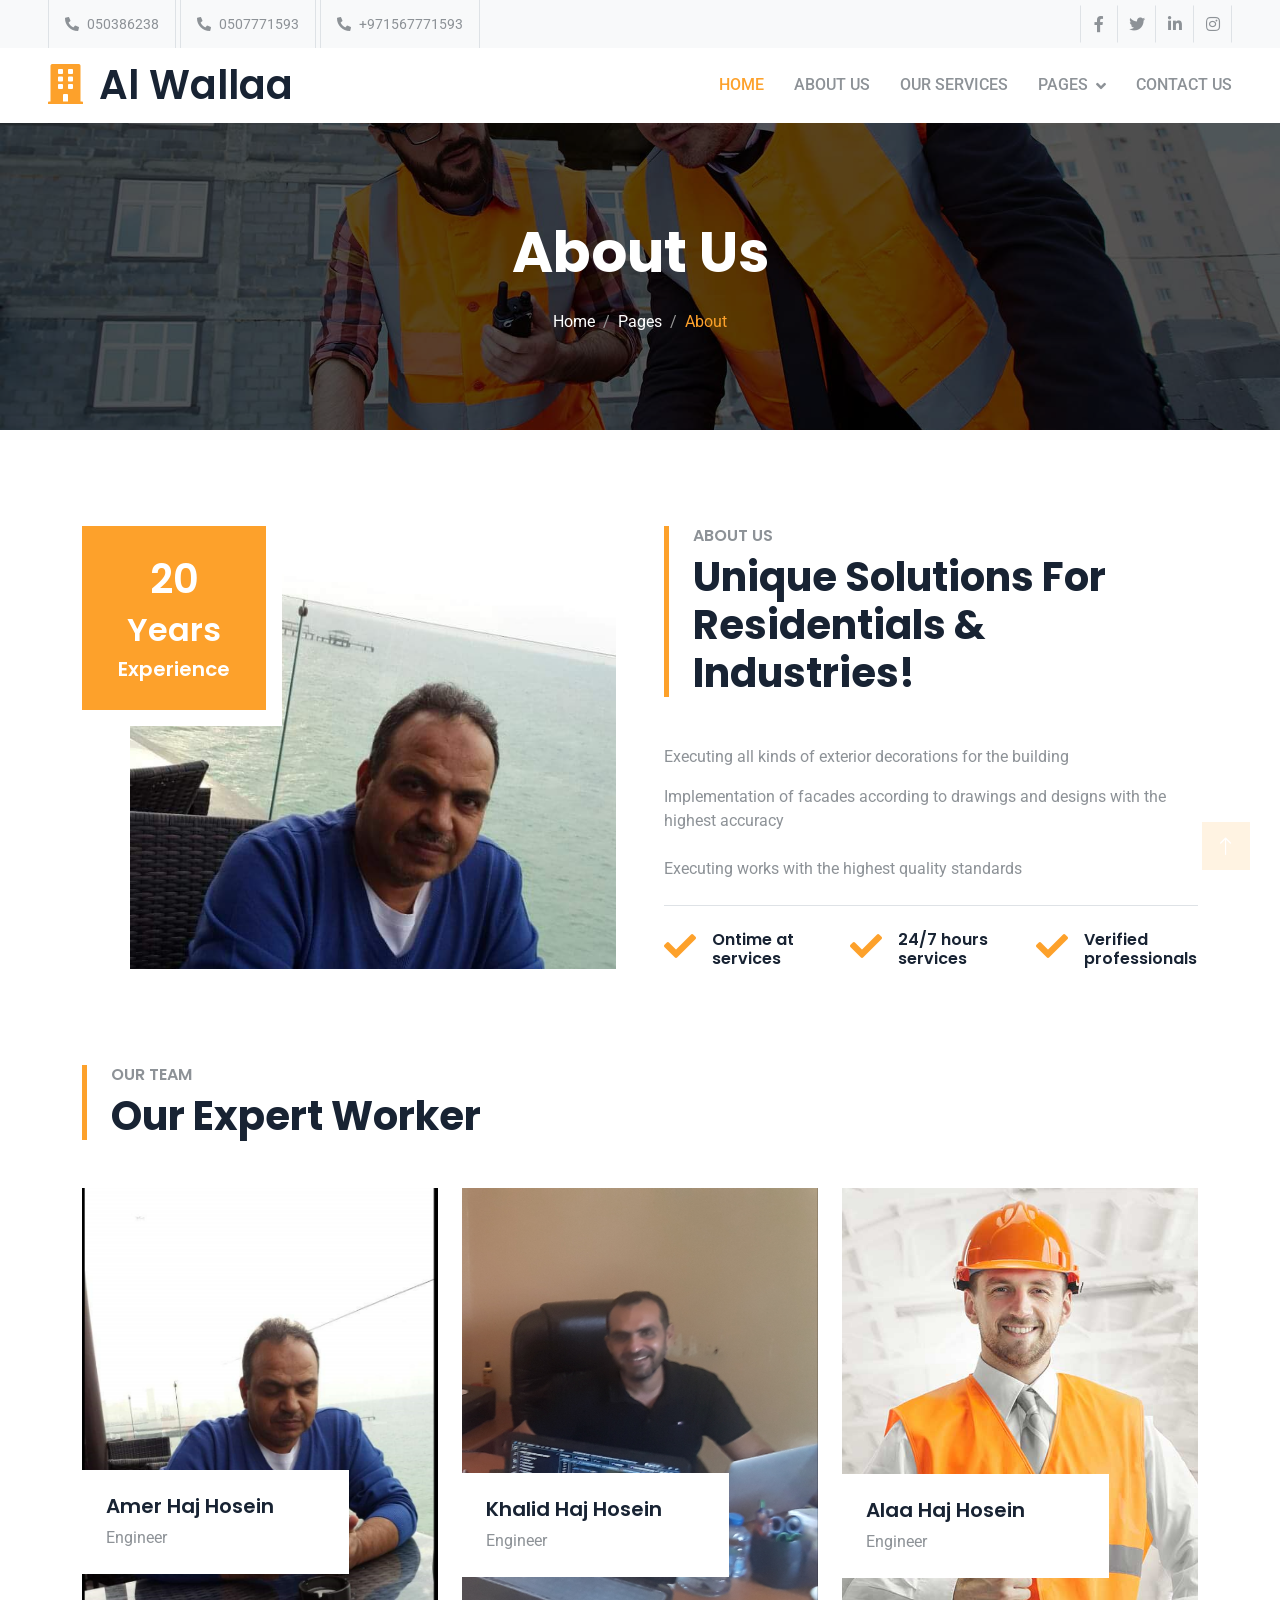
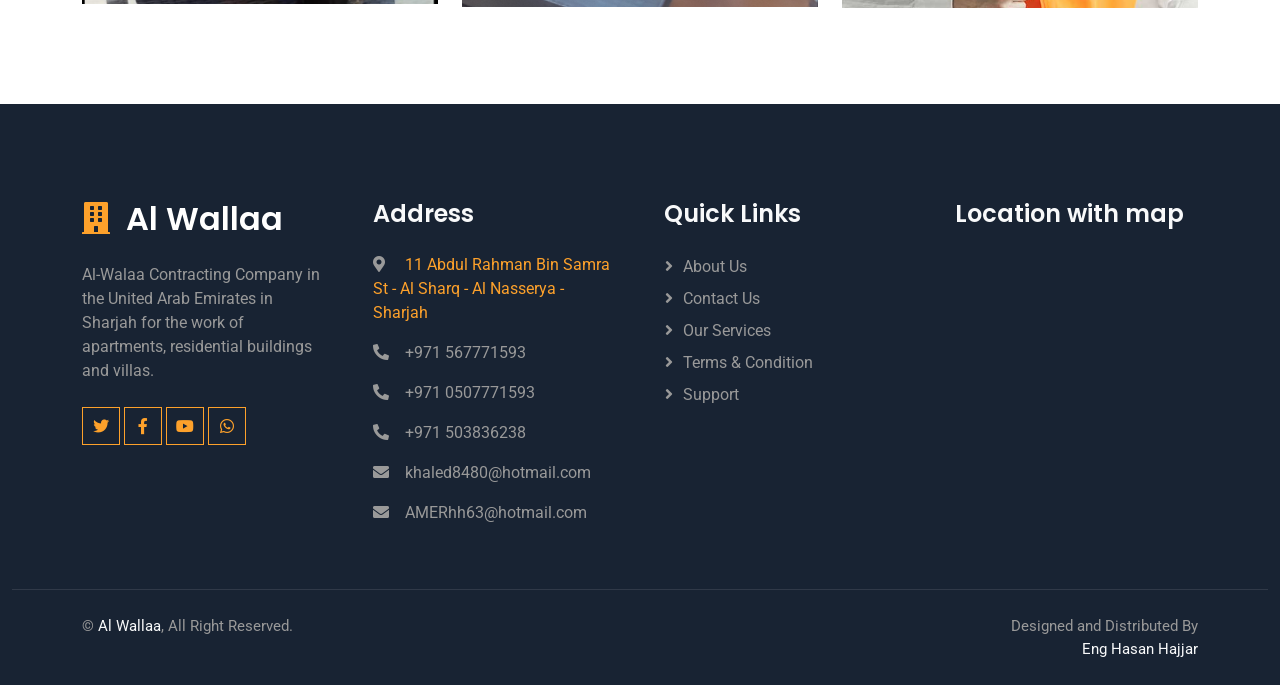
<file: projects/wallaa/about.html>
<!DOCTYPE html>
<html lang="en">
  <head>
    <meta charset="utf-8" />
    <title> Al Wallaa</title>
    


    <meta content="width=device-width, initial-scale=1.0" name="viewport" />
    <meta content="" name="keywords" />
    <meta content="" name="description" />
    <!-- add icon link -->
    <link rel="shortcut icon" type="image/x-icon" href="favicon.ico" />
            
         
    <!-- Favicon -->
    <link href="img/favicon.ico" rel="icon" />

    <!-- Google Web Fonts -->
    <link rel="preconnect" href="https://fonts.googleapis.com" />
    <link rel="preconnect" href="https://fonts.gstatic.com" crossorigin />
    <link
      href="https://fonts.googleapis.com/css2?family=Roboto:wght@400;500&family=Poppins:wght@600;700&display=swap"
      rel="stylesheet"
    />

    <!-- Icon Font Stylesheet -->
    <link
      href="https://cdnjs.cloudflare.com/ajax/libs/font-awesome/5.10.0/css/all.min.css"
      rel="stylesheet"
    />
    <link
      href="https://cdn.jsdelivr.net/npm/bootstrap-icons@1.4.1/font/bootstrap-icons.css"
      rel="stylesheet"
    />

    <!-- Libraries Stylesheet -->
    <link href="lib/animate/animate.min.css" rel="stylesheet" />
    <link href="lib/owlcarousel/assets/owl.carousel.min.css" rel="stylesheet" />

    <!-- Customized Bootstrap Stylesheet -->
    <link href="css/bootstrap.min.css" rel="stylesheet" />

    <!-- Template Stylesheet -->
    <link href="css/style.css" rel="stylesheet" />
  </head>

  <body>
    <div id="google_translate_element"></div>
    <!-- Spinner Start -->
    <div
      id="spinner"
      class="show bg-white position-fixed translate-middle w-100 vh-100 top-50 start-50 d-flex align-items-center justify-content-center"
    >
      <div class="spinner-grow text-primary" role="status"></div>
    </div>
    <!-- Spinner End -->

    <!-- Topbar Start -->
    <div class="container-fluid bg-light p-0">
      <div class="row gx-0 d-none d-lg-flex">
        <div class="col-lg-7 px-5 text-start">
          <div
            class="h-100 d-inline-flex align-items-center border-start border-end px-3"
          >
            <small class="fa fa-phone-alt me-2"></small>
            <small>050386238</small>
          </div>
          <div
          class="h-100 d-inline-flex align-items-center border-start border-end px-3"
        >
          <small class="fa fa-phone-alt me-2"></small>
          <small>0507771593</small>
        </div>
        <div
        class="h-100 d-inline-flex align-items-center border-start border-end px-3"
      >
        <small class="fa fa-phone-alt me-2"></small>
        <small>+971567771593</small>
      </div>
          <div class="h-100 d-inline-flex align-items-center border-end px-3">
            <small class="far fa-envelope-open me-2"></small>
            <small>khaled8480@hotmail.com</small>
          </div>
          <div class="h-100 d-inline-flex align-items-center border-end px-3">
            <small class="far fa-envelope-open me-2"></small>
            <small>AMERhh63@hotmail.com</small>
          </div>
        
        </div>
        <div class="col-lg-5 px-5 text-end">
          <div class="h-100 d-inline-flex align-items-center">
            <a class="btn btn-square border-end border-start" href=""
              ><i class="fab fa-facebook-f"></i
            ></a>
            <a class="btn btn-square border-end" href=""
              ><i class="fab fa-twitter"></i
            ></a>
            <a class="btn btn-square border-end" href=""
              ><i class="fab fa-linkedin-in"></i
            ></a>
            <a class="btn btn-square border-end" href=""
              ><i class="fab fa-instagram"></i
            ></a>
          </div>
        </div>
      </div>
    </div>
    <!-- Topbar End -->

    <!-- Navbar Start -->
    <nav
      class="navbar navbar-expand-lg bg-white navbar-light sticky-top px-4 px-lg-5 py-lg-0"
    >
      <a href="index.html" class="navbar-brand d-flex align-items-center">
        <h1 class="m-0">
          <i class="fa fa-building text-primary me-3"></i>Al Wallaa
        </h1>
      </a>
      <button
        type="button"
        class="navbar-toggler"
        data-bs-toggle="collapse"
        data-bs-target="#navbarCollapse"
      >
        <span class="navbar-toggler-icon"></span>
      </button>
      <div class="collapse navbar-collapse" id="navbarCollapse">
        <div class="navbar-nav ms-auto py-3 py-lg-0">
          <a href="index.html" class="nav-item nav-link active">Home</a>
          <a href="about.html" class="nav-item nav-link">About Us</a>
          <a href="service.html" class="nav-item nav-link">Our Services</a>
          <div class="nav-item dropdown">
            <a
              href="#"
              class="nav-link dropdown-toggle"
              data-bs-toggle="dropdown"
              >Pages</a
            >
            <div class="dropdown-menu bg-light m-0">
              <a href="feature.html" class="dropdown-item">Features</a>
              <a href="project.html" class="dropdown-item">Projects</a>
              <a href="team.html" class="dropdown-item">Our Team</a>
              <a href="testimonial.html" class="dropdown-item">Testimonial</a>
           
            </div>
          </div>
          <a href="contact.html" class="nav-item nav-link">Contact Us</a>
        </div>
      </div>
    </nav>
    <!-- Navbar End -->

    <!-- Page Header Start -->
    <div
      class="container-fluid page-header py-5 mb-5 wow fadeIn"
      data-wow-delay="0.1s"
    >
      <div class="container text-center py-5">
        <h1 class="display-4 text-white animated slideInDown mb-4">About Us</h1>
        <nav aria-label="breadcrumb animated slideInDown">
          <ol class="breadcrumb justify-content-center mb-0">
            <li class="breadcrumb-item">
              <a class="text-white" href="index.html">Home</a>
            </li>
            <li class="breadcrumb-item">
              <a class="text-white" href="#">Pages</a>
            </li>
            <li class="breadcrumb-item text-primary active" aria-current="page">
              About
            </li>
          </ol>
        </nav>
      </div>
    </div>
    <!-- Page Header End -->

    <!-- About Start -->
   
    <div class="container-xxl py-5">
      <div class="container">
        <div class="row g-5">
          <div class="col-lg-6 wow fadeInUp" data-wow-delay="0.1s">
            <div
              class="position-relative overflow-hidden ps-5 pt-5 h-100"
              style="min-height: 400px"
            >
              <img
                class="position-absolute w-100 h-100"
                src="img/team 2.jpg"
                alt=""
                style="object-fit: cover"
              />
              <div
                class="position-absolute top-0 start-0 bg-white pe-3 pb-3"
                style="width: 200px; height: 200px"
              >
                <div
                  class="d-flex flex-column justify-content-center text-center bg-primary h-100 p-3"
                >
                  <h1 class="text-white">20</h1>
                  <h2 class="text-white">Years</h2>
                  <h5 class="text-white mb-0">Experience</h5>
                </div>
              </div>
            </div>
          </div>
          <div class="col-lg-6 wow fadeInUp" data-wow-delay="0.5s">
            <div class="h-100">
              <div class="border-start border-5 border-primary ps-4 mb-5">
                <h6 class="text-body text-uppercase mb-2">About Us</h6>
                <h1 class="display-6 mb-0">
                  Unique Solutions For Residentials & Industries!
                </h1>
              </div>
              <p>
                Executing all kinds of exterior decorations for the building
              </p>
              <p class="mb-4">
                Implementation of facades according to drawings and designs with the highest accuracy
              </p>
              <p class="mb-4">
                Executing works with the highest quality standards
              </p>
         


              <div class="border-top mt-4 pt-4">
                <div class="row g-4">
                  <div class="col-sm-4 d-flex wow fadeIn" data-wow-delay="0.1s">
                    <i
                      class="fa fa-check fa-2x text-primary flex-shrink-0 me-3"
                    ></i>
                    <h6 class="mb-0">Ontime at services</h6>
                  </div>
                  <div class="col-sm-4 d-flex wow fadeIn" data-wow-delay="0.3s">
                    <i
                      class="fa fa-check fa-2x text-primary flex-shrink-0 me-3"
                    ></i>
                    <h6 class="mb-0">24/7 hours services</h6>
                  </div>
                  <div class="col-sm-4 d-flex wow fadeIn" data-wow-delay="0.5s">
                    <i
                      class="fa fa-check fa-2x text-primary flex-shrink-0 me-3"
                    ></i>
                    <h6 class="mb-0">Verified professionals</h6>
                  </div>
                </div>
              </div>
            </div>
          </div>
        </div>
      </div>
    </div>


    <!-- About End -->

    <!-- Team Start -->
    <div class="container-xxl py-5">
      <div class="container">
        <div class="row g-5 align-items-end mb-5">
          <div class="col-lg-6 wow fadeInUp" data-wow-delay="0.1s">
            <div class="border-start border-5 border-primary ps-4">
              <h6 class="text-body text-uppercase mb-2">Our Team</h6>
              <h1 class="display-6 mb-0">Our Expert Worker</h1>
            </div>
          </div>
          <div class="col-lg-6 wow fadeInUp" data-wow-delay="0.3s">
            <p class="mb-0">
         
            </p>
          </div>
        </div>
        <div class="row g-4">
          <div class="col-lg-4 col-md-6 wow fadeInUp" data-wow-delay="0.1s">
            <div class="team-item position-relative">
              <img class="img-fluid" src="img/team 5.jpg" alt="" />
              <div class="team-text bg-white p-4">
                <h5>Amer Haj Hosein</h5>
                <span>Engineer</span>
              </div>
            </div>
          </div>
          <div class="col-lg-4 col-md-6 wow fadeInUp" data-wow-delay="0.3s">
            <div class="team-item position-relative">
              <img class="img-fluid" src="img/team 4.jpg" alt="" />
              <div class="team-text bg-white p-4">
                <h5>Khalid Haj Hosein</h5>
                <span>Engineer</span>
              </div>
            </div>
          </div>
          <div class="col-lg-4 col-md-6 wow fadeInUp" data-wow-delay="0.5s">
            <div class="team-item position-relative">
              <img class="img-fluid" src="img/team-1.jpg" alt="" />
              <div class="team-text bg-white p-4">
                <h5>Alaa Haj Hosein</h5>
                <span>Engineer</span>
              </div>
            </div>
          </div>
        </div>
      </div>
    </div>
    <!-- Team End -->



     <!-- Footer Start -->
     <div
     class="container-fluid bg-dark footer mt-5 pt-5 wow fadeIn"
     data-wow-delay="0.1s"
   >
     <div class="container py-5">
       <div class="row g-5">
         <div class="col-lg-3 col-md-6">
           <h2 class="text-white mb-4">
             <i class="fa fa-building text-primary me-3"></i>Al Wallaa
           </h2>
           <p>
             Al-Walaa Contracting Company in the United Arab Emirates in Sharjah for the work of apartments, residential buildings and villas.
           </p>
           <div class="d-flex pt-2">
             <a class="btn btn-square btn-outline-primary me-1" href=""
               ><i class="fab fa-twitter"></i
             ></a>
             <a class="btn btn-square btn-outline-primary me-1" href=""
               ><i class="fab fa-facebook-f"></i
             ></a>
             <a class="btn btn-square btn-outline-primary me-1" href=""
               ><i class="fab fa-youtube"></i
             ></a>
            
             <a class="btn btn-square btn-outline-primary me-0" href=""
             ><i class="fab fa-whatsapp"></i
           ></a>
           </div>
        
         </div>
         <div class="col-lg-3 col-md-6">
           <h4 class="text-light mb-4">Address</h4>
          
           <p>
             <i class="fa fa-map-marker-alt me-3"></i>
            <a href=" https://goo.gl/maps/k6ege8La3uXzmobK7"> 11 Abdul Rahman Bin Samra St - Al Sharq - Al Nasserya - Sharjah</a>
           </p>
           <p><i class="fa fa-phone-alt me-3"></i>+971 567771593</p>
           <p><i class="fa fa-phone-alt me-3"></i>+971 0507771593</p>
           <p><i class="fa fa-phone-alt me-3"></i>+971 503836238</p>
           
           <p><i class="fa fa-envelope me-3"></i>khaled8480@hotmail.com</p>
           
           <p><i class="fa fa-envelope me-3"></i>AMERhh63@hotmail.com</p>
         </div>
         <div class="col-lg-3 col-md-6">
           <h4 class="text-light mb-4">Quick Links</h4>
           <a class="btn btn-link" href="">About Us</a>
           <a class="btn btn-link" href="">Contact Us</a>
           <a class="btn btn-link" href="">Our Services</a>
           <a class="btn btn-link" href="">Terms & Condition</a>
           <a class="btn btn-link" href="">Support</a>
         </div>
      <div class="col-lg-3 col-md-6">
           <h4 class="text-light mb-4">Location with map</h4>
           <p></p>
           <div class="position-relative mx-auto" style="max-width: 400px">
            

             <div>
               <iframe src="https://www.google.com/maps/embed?pb=!1m18!1m12!1m3!1d901.2735768371967!2d55.40726992917908!3d25.368155610775535!2m3!1f0!2f0!3f0!3m2!1i1024!2i768!4f13.1!3m3!1m2!1s0x3e5f5988c8e95acb%3A0xad596f75d982ea76!2s11%20Abdul%20Rahman%20Bin%20Samra%20St%20-%20Al%20Sharq%20-%20Al%20Nasserya%20-%20Sharjah!5e0!3m2!1sen!2sae!4v1669090932269!5m2!1sen!2sae"
                width="100%" height="100%"
                style="border:0;" allowfullscreen="" loading="lazy" 
                referrerpolicy="no-referrer-when-downgrade"></iframe>
             </div>
         

           </div>
         </div>

      

       </div>
     </div>
     <div class="container-fluid copyright">
       <div class="container">
         <div class="row">
           <div class="col-md-6 text-center text-md-start mb-3 mb-md-0">
             &copy; <a href="#">Al Wallaa</a>, All Right Reserved.
           </div>
           <div class="col-md-6 text-center text-md-end">
             Designed and Distributed By
             <br>
              <a href="https://eng-hasan-hajjar.github.io/">Eng Hasan Hajjar</a>
             
           </div>
         </div>
       </div>
     </div>
   </div>
   <!-- Footer End -->

   <!-- Back to Top -->
   <a href="#" class="btn btn-lg btn-primary btn-lg-square back-to-top"
     ><i class="bi bi-arrow-up"></i
   ></a>

   <!-- JavaScript Libraries -->
   <script src="https://code.jquery.com/jquery-3.4.1.min.js"></script>
   <script src="https://cdn.jsdelivr.net/npm/bootstrap@5.0.0/dist/js/bootstrap.bundle.min.js"></script>
   <script src="lib/wow/wow.min.js"></script>
   <script src="lib/easing/easing.min.js"></script>
   <script src="lib/waypoints/waypoints.min.js"></script>
   <script src="lib/owlcarousel/owl.carousel.min.js"></script>

   <!-- Template Javascript -->
   <script src="js/main.js"></script>



   <script type="text/javascript">
     function googleTranslateElementInit() {
         new google.translate.TranslateElement(
             {pageLanguage: 'en'},
             'google_translate_element'
         );
     }
 </script>

 <script type="text/javascript"
         src=
"https://translate.google.com/translate_a/element.js?
cb=googleTranslateElementInit">
 </script>




<script>
 var url = 'https://wati-integration-service.clare.ai/ShopifyWidget/shopifyWidget.js?77459';
 var s = document.createElement('script');
 s.type = 'text/javascript';
 s.async = true;
 s.src = url;
 var options = {
"enabled":true,
"chatButtonSetting":{
   "backgroundColor":"#fda12b",
   "ctaText":"WhatsApp",
   "borderRadius":"25",
   "marginLeft":"35",
   "marginBottom":"75",
   "marginRight":"50",
   "position":"left"
},
"brandSetting":{
   "brandName":"Al Wallaa",
   "brandSubTitle":"Company for constructions ",
   "brandImg":"img/favicon.ico",
   "welcomeText":"Hi there!\nHow can I help you?",
   "messageText":"",
   "backgroundColor":"#ec7709",
   "ctaText":"Start Chat",
   "borderRadius":"25",
   "autoShow":false,
   "phoneNumber":"971567771593"
}
};
 s.onload = function() {
     CreateWhatsappChatWidget(options);
 };
 var x = document.getElementsByTagName('script')[0];
 x.parentNode.insertBefore(s, x);
</script>
   
  </body>
</html>
</file>
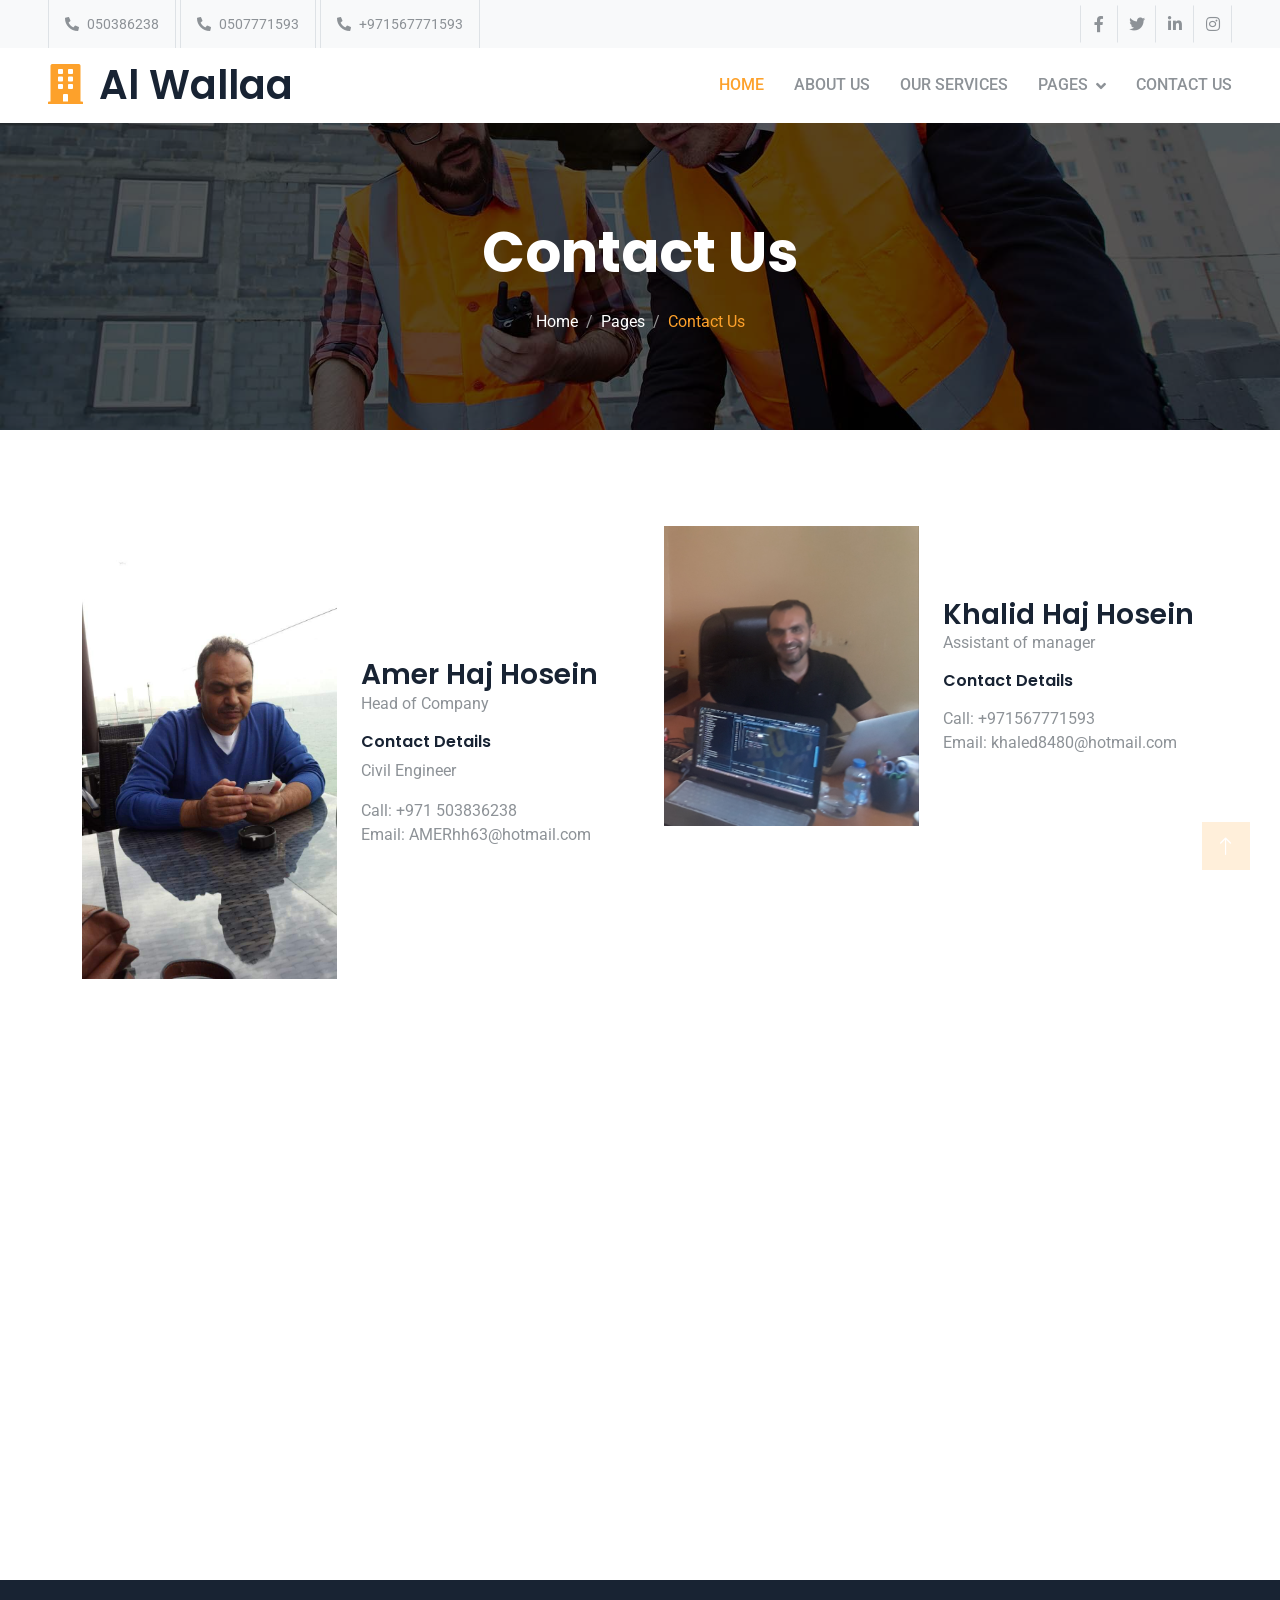
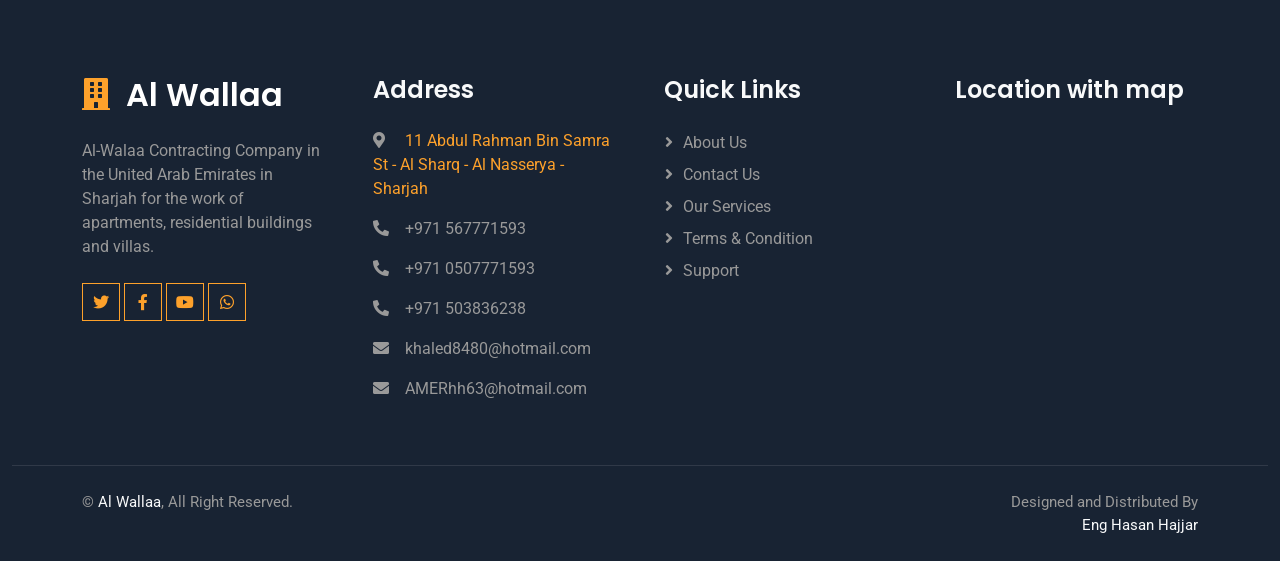
<file: projects/wallaa/contact.html>
<!DOCTYPE html>
<html lang="en">
  <head>
    <meta charset="utf-8" />
    <title> Al Wallaa</title>
    


    <meta content="width=device-width, initial-scale=1.0" name="viewport" />
    <meta content="" name="keywords" />
    <meta content="" name="description" />
    <!-- add icon link -->
    <link rel="shortcut icon" type="image/x-icon" href="favicon.ico" />
            
         
    <!-- Favicon -->
    <link href="img/favicon.ico" rel="icon" />

    <!-- Google Web Fonts -->
    <link rel="preconnect" href="https://fonts.googleapis.com" />
    <link rel="preconnect" href="https://fonts.gstatic.com" crossorigin />
    <link
      href="https://fonts.googleapis.com/css2?family=Roboto:wght@400;500&family=Poppins:wght@600;700&display=swap"
      rel="stylesheet"
    />

    <!-- Icon Font Stylesheet -->
    <link
      href="https://cdnjs.cloudflare.com/ajax/libs/font-awesome/5.10.0/css/all.min.css"
      rel="stylesheet"
    />
    <link
      href="https://cdn.jsdelivr.net/npm/bootstrap-icons@1.4.1/font/bootstrap-icons.css"
      rel="stylesheet"
    />

    <!-- Libraries Stylesheet -->
    <link href="lib/animate/animate.min.css" rel="stylesheet" />
    <link href="lib/owlcarousel/assets/owl.carousel.min.css" rel="stylesheet" />

    <!-- Customized Bootstrap Stylesheet -->
    <link href="css/bootstrap.min.css" rel="stylesheet" />

    <!-- Template Stylesheet -->
    <link href="css/style.css" rel="stylesheet" />
  </head>


  <body>
    <div id="google_translate_element"></div>
    <!-- Spinner Start -->
    <div
      id="spinner"
      class="show bg-white position-fixed translate-middle w-100 vh-100 top-50 start-50 d-flex align-items-center justify-content-center"
    >
      <div class="spinner-grow text-primary" role="status"></div>
    </div>
    <!-- Spinner End -->

    <!-- Topbar Start -->
    <div class="container-fluid bg-light p-0">
      <div class="row gx-0 d-none d-lg-flex">
        <div class="col-lg-7 px-5 text-start">
          <div
            class="h-100 d-inline-flex align-items-center border-start border-end px-3"
          >
            <small class="fa fa-phone-alt me-2"></small>
            <small>050386238</small>
          </div>
          <div
          class="h-100 d-inline-flex align-items-center border-start border-end px-3"
        >
          <small class="fa fa-phone-alt me-2"></small>
          <small>0507771593</small>
        </div>
        <div
        class="h-100 d-inline-flex align-items-center border-start border-end px-3"
      >
        <small class="fa fa-phone-alt me-2"></small>
        <small>+971567771593</small>
      </div>
          <div class="h-100 d-inline-flex align-items-center border-end px-3">
            <small class="far fa-envelope-open me-2"></small>
            <small>khaled8480@hotmail.com</small>
          </div>
          <div class="h-100 d-inline-flex align-items-center border-end px-3">
            <small class="far fa-envelope-open me-2"></small>
            <small>AMERhh63@hotmail.com</small>
          </div>
        
        </div>
        <div class="col-lg-5 px-5 text-end">
          <div class="h-100 d-inline-flex align-items-center">
            <a class="btn btn-square border-end border-start" href=""
              ><i class="fab fa-facebook-f"></i
            ></a>
            <a class="btn btn-square border-end" href=""
              ><i class="fab fa-twitter"></i
            ></a>
            <a class="btn btn-square border-end" href=""
              ><i class="fab fa-linkedin-in"></i
            ></a>
            <a class="btn btn-square border-end" href=""
              ><i class="fab fa-instagram"></i
            ></a>
          </div>
        </div>
      </div>
    </div>
    <!-- Topbar End -->

    <!-- Navbar Start -->
    <nav
      class="navbar navbar-expand-lg bg-white navbar-light sticky-top px-4 px-lg-5 py-lg-0"
    >
      <a href="index.html" class="navbar-brand d-flex align-items-center">
        <h1 class="m-0">
          <i class="fa fa-building text-primary me-3"></i>Al Wallaa
        </h1>
      </a>
      <button
        type="button"
        class="navbar-toggler"
        data-bs-toggle="collapse"
        data-bs-target="#navbarCollapse"
      >
        <span class="navbar-toggler-icon"></span>
      </button>
      <div class="collapse navbar-collapse" id="navbarCollapse">
        <div class="navbar-nav ms-auto py-3 py-lg-0">
          <a href="index.html" class="nav-item nav-link active">Home</a>
          <a href="about.html" class="nav-item nav-link">About Us</a>
          <a href="service.html" class="nav-item nav-link">Our Services</a>
          <div class="nav-item dropdown">
            <a
              href="#"
              class="nav-link dropdown-toggle"
              data-bs-toggle="dropdown"
              >Pages</a
            >
            <div class="dropdown-menu bg-light m-0">
              <a href="feature.html" class="dropdown-item">Features</a>
              <a href="project.html" class="dropdown-item">Projects</a>
              <a href="team.html" class="dropdown-item">Our Team</a>
              <a href="testimonial.html" class="dropdown-item">Testimonial</a>
           
            </div>
          </div>
          <a href="contact.html" class="nav-item nav-link">Contact Us</a>
        </div>
      </div>
    </nav>
    <!-- Navbar End -->

    <!-- Page Header Start -->
    <div
      class="container-fluid page-header py-5 mb-5 wow fadeIn"
      data-wow-delay="0.1s"
    >
      <div class="container text-center py-5">
        <h1 class="display-4 text-white animated slideInDown mb-4">
          Contact Us
        </h1>
        <nav aria-label="breadcrumb animated slideInDown">
          <ol class="breadcrumb justify-content-center mb-0">
            <li class="breadcrumb-item">
              <a class="text-white" href="#">Home</a>
            </li>
            <li class="breadcrumb-item">
              <a class="text-white" href="#">Pages</a>
            </li>
            <li class="breadcrumb-item text-primary active" aria-current="page">
              Contact Us
            </li>
          </ol>
        </nav>
      </div>
    </div>
    <!-- Page Header End -->

    <!-- Contact Start -->
    <div class="container-xxl py-5">
      <div class="container">
        <div class="row g-5">
          <div class="col-lg-6 wow fadeInUp" data-wow-delay="0.1s">
            <div class="row g-4 align-items-center">
              <div class="col-sm-6">
                <img class="img-fluid" src="img/team 1.jpg" alt="" />
              </div>
              <div class="col-sm-6">
                <h3 class="mb-0">Amer Haj Hosein</h3>
                <p>Head of Company</p>
                <h6>Contact Details</h6>
                <p>
                  Civil Engineer
                </p>
                <p class="mb-0">Call: +971 503836238</p>
                <p class="mb-0">Email: AMERhh63@hotmail.com
                </p>
              </div>
            </div>
          </div>
          <div class="col-lg-6 wow fadeInUp" data-wow-delay="0.1s">
            <div class="row g-4 align-items-center">
              <div class="col-sm-6">
                <img class="img-fluid" src="img/team 4.jpg" alt="" />
              </div>
              <div class="col-sm-6">
                <h3 class="mb-0">Khalid Haj Hosein</h3>
                <p>Assistant of manager</p>
                <h6>Contact Details</h6>
                <p>
                  
                </p>
                <p class="mb-0">Call: +971567771593</p>
                <p class="mb-0">Email:  khaled8480@hotmail.com</p>
              </div>
            </div>
          </div>
          <div
            class="col-lg-12 wow fadeInUp"
            data-wow-delay="0.1s"
            style="min-height: 450px"
          >


            <div class="position-relative h-100">
              <iframe
                class="position-relative w-100 h-100"
               src="https://www.google.com/maps/embed?pb=!1m18!1m12!1m3!1d901.2735768371967!2d55.40726992917908!3d25.368155610775535!2m3!1f0!2f0!3f0!3m2!1i1024!2i768!4f13.1!3m3!1m2!1s0x3e5f5988c8e95acb%3A0xad596f75d982ea76!2s11%20Abdul%20Rahman%20Bin%20Samra%20St%20-%20Al%20Sharq%20-%20Al%20Nasserya%20-%20Sharjah!5e0!3m2!1sen!2sae!4v1669090932269!5m2!1sen!2sae"
                frameborder="0"
                style="min-height: 450px; border: 0; width:100%"
                allowfullscreen=""
                aria-hidden="false"
                tabindex="0"
              ></iframe>
            </div>
          </div>
         
           
        </div>
      </div>
    </div>
    <!-- Contact End -->

   <!-- Footer Start -->
   <div
   class="container-fluid bg-dark footer mt-5 pt-5 wow fadeIn"
   data-wow-delay="0.1s"
 >
   <div class="container py-5">
     <div class="row g-5">
       <div class="col-lg-3 col-md-6">
         <h2 class="text-white mb-4">
           <i class="fa fa-building text-primary me-3"></i>Al Wallaa
         </h2>
         <p>
           Al-Walaa Contracting Company in the United Arab Emirates in Sharjah for the work of apartments, residential buildings and villas.
         </p>
         <div class="d-flex pt-2">
           <a class="btn btn-square btn-outline-primary me-1" href=""
             ><i class="fab fa-twitter"></i
           ></a>
           <a class="btn btn-square btn-outline-primary me-1" href=""
             ><i class="fab fa-facebook-f"></i
           ></a>
           <a class="btn btn-square btn-outline-primary me-1" href=""
             ><i class="fab fa-youtube"></i
           ></a>
          
           <a class="btn btn-square btn-outline-primary me-0" href=""
           ><i class="fab fa-whatsapp"></i
         ></a>
         </div>
      
       </div>
       <div class="col-lg-3 col-md-6">
         <h4 class="text-light mb-4">Address</h4>
        
         <p>
           <i class="fa fa-map-marker-alt me-3"></i>
          <a href=" https://goo.gl/maps/k6ege8La3uXzmobK7"> 11 Abdul Rahman Bin Samra St - Al Sharq - Al Nasserya - Sharjah</a>
         </p>
         <p><i class="fa fa-phone-alt me-3"></i>+971 567771593</p>
         <p><i class="fa fa-phone-alt me-3"></i>+971 0507771593</p>
         <p><i class="fa fa-phone-alt me-3"></i>+971 503836238</p>
         
         <p><i class="fa fa-envelope me-3"></i>khaled8480@hotmail.com</p>
         
         <p><i class="fa fa-envelope me-3"></i>AMERhh63@hotmail.com</p>
       </div>
       <div class="col-lg-3 col-md-6">
         <h4 class="text-light mb-4">Quick Links</h4>
         <a class="btn btn-link" href="">About Us</a>
         <a class="btn btn-link" href="">Contact Us</a>
         <a class="btn btn-link" href="">Our Services</a>
         <a class="btn btn-link" href="">Terms & Condition</a>
         <a class="btn btn-link" href="">Support</a>
       </div>
    <div class="col-lg-3 col-md-6">
         <h4 class="text-light mb-4">Location with map</h4>
         <p></p>
         <div class="position-relative mx-auto" style="max-width: 400px">
          

           <div>
             <iframe src="https://www.google.com/maps/embed?pb=!1m18!1m12!1m3!1d901.2735768371967!2d55.40726992917908!3d25.368155610775535!2m3!1f0!2f0!3f0!3m2!1i1024!2i768!4f13.1!3m3!1m2!1s0x3e5f5988c8e95acb%3A0xad596f75d982ea76!2s11%20Abdul%20Rahman%20Bin%20Samra%20St%20-%20Al%20Sharq%20-%20Al%20Nasserya%20-%20Sharjah!5e0!3m2!1sen!2sae!4v1669090932269!5m2!1sen!2sae"
              width="100%" height="100%"
              style="border:0;" allowfullscreen="" loading="lazy" 
              referrerpolicy="no-referrer-when-downgrade"></iframe>
           </div>
       

         </div>
       </div>

    

     </div>
   </div>
   <div class="container-fluid copyright">
     <div class="container">
       <div class="row">
         <div class="col-md-6 text-center text-md-start mb-3 mb-md-0">
           &copy; <a href="#">Al Wallaa</a>, All Right Reserved.
         </div>
         <div class="col-md-6 text-center text-md-end">
           Designed and Distributed By
           <br>
            <a href="https://eng-hasan-hajjar.github.io/">Eng Hasan Hajjar</a>
           
         </div>
       </div>
     </div>
   </div>
 </div>
 <!-- Footer End -->

 <!-- Back to Top -->
 <a href="#" class="btn btn-lg btn-primary btn-lg-square back-to-top"
   ><i class="bi bi-arrow-up"></i
 ></a>

 <!-- JavaScript Libraries -->
 <script src="https://code.jquery.com/jquery-3.4.1.min.js"></script>
 <script src="https://cdn.jsdelivr.net/npm/bootstrap@5.0.0/dist/js/bootstrap.bundle.min.js"></script>
 <script src="lib/wow/wow.min.js"></script>
 <script src="lib/easing/easing.min.js"></script>
 <script src="lib/waypoints/waypoints.min.js"></script>
 <script src="lib/owlcarousel/owl.carousel.min.js"></script>

 <!-- Template Javascript -->
 <script src="js/main.js"></script>



 <script type="text/javascript">
   function googleTranslateElementInit() {
       new google.translate.TranslateElement(
           {pageLanguage: 'en'},
           'google_translate_element'
       );
   }
</script>

<script type="text/javascript"
       src=
"https://translate.google.com/translate_a/element.js?
cb=googleTranslateElementInit">
</script>




<script>
var url = 'https://wati-integration-service.clare.ai/ShopifyWidget/shopifyWidget.js?77459';
var s = document.createElement('script');
s.type = 'text/javascript';
s.async = true;
s.src = url;
var options = {
"enabled":true,
"chatButtonSetting":{
 "backgroundColor":"#fda12b",
 "ctaText":"WhatsApp",
 "borderRadius":"25",
 "marginLeft":"35",
 "marginBottom":"75",
 "marginRight":"50",
 "position":"left"
},
"brandSetting":{
 "brandName":"Al Wallaa",
 "brandSubTitle":"Company for constructions ",
 "brandImg":"img/favicon.ico",
 "welcomeText":"Hi there!\nHow can I help you?",
 "messageText":"",
 "backgroundColor":"#ec7709",
 "ctaText":"Start Chat",
 "borderRadius":"25",
 "autoShow":false,
 "phoneNumber":"971567771593"
}
};
s.onload = function() {
   CreateWhatsappChatWidget(options);
};
var x = document.getElementsByTagName('script')[0];
x.parentNode.insertBefore(s, x);
</script>
  </body>
</html>
</file>
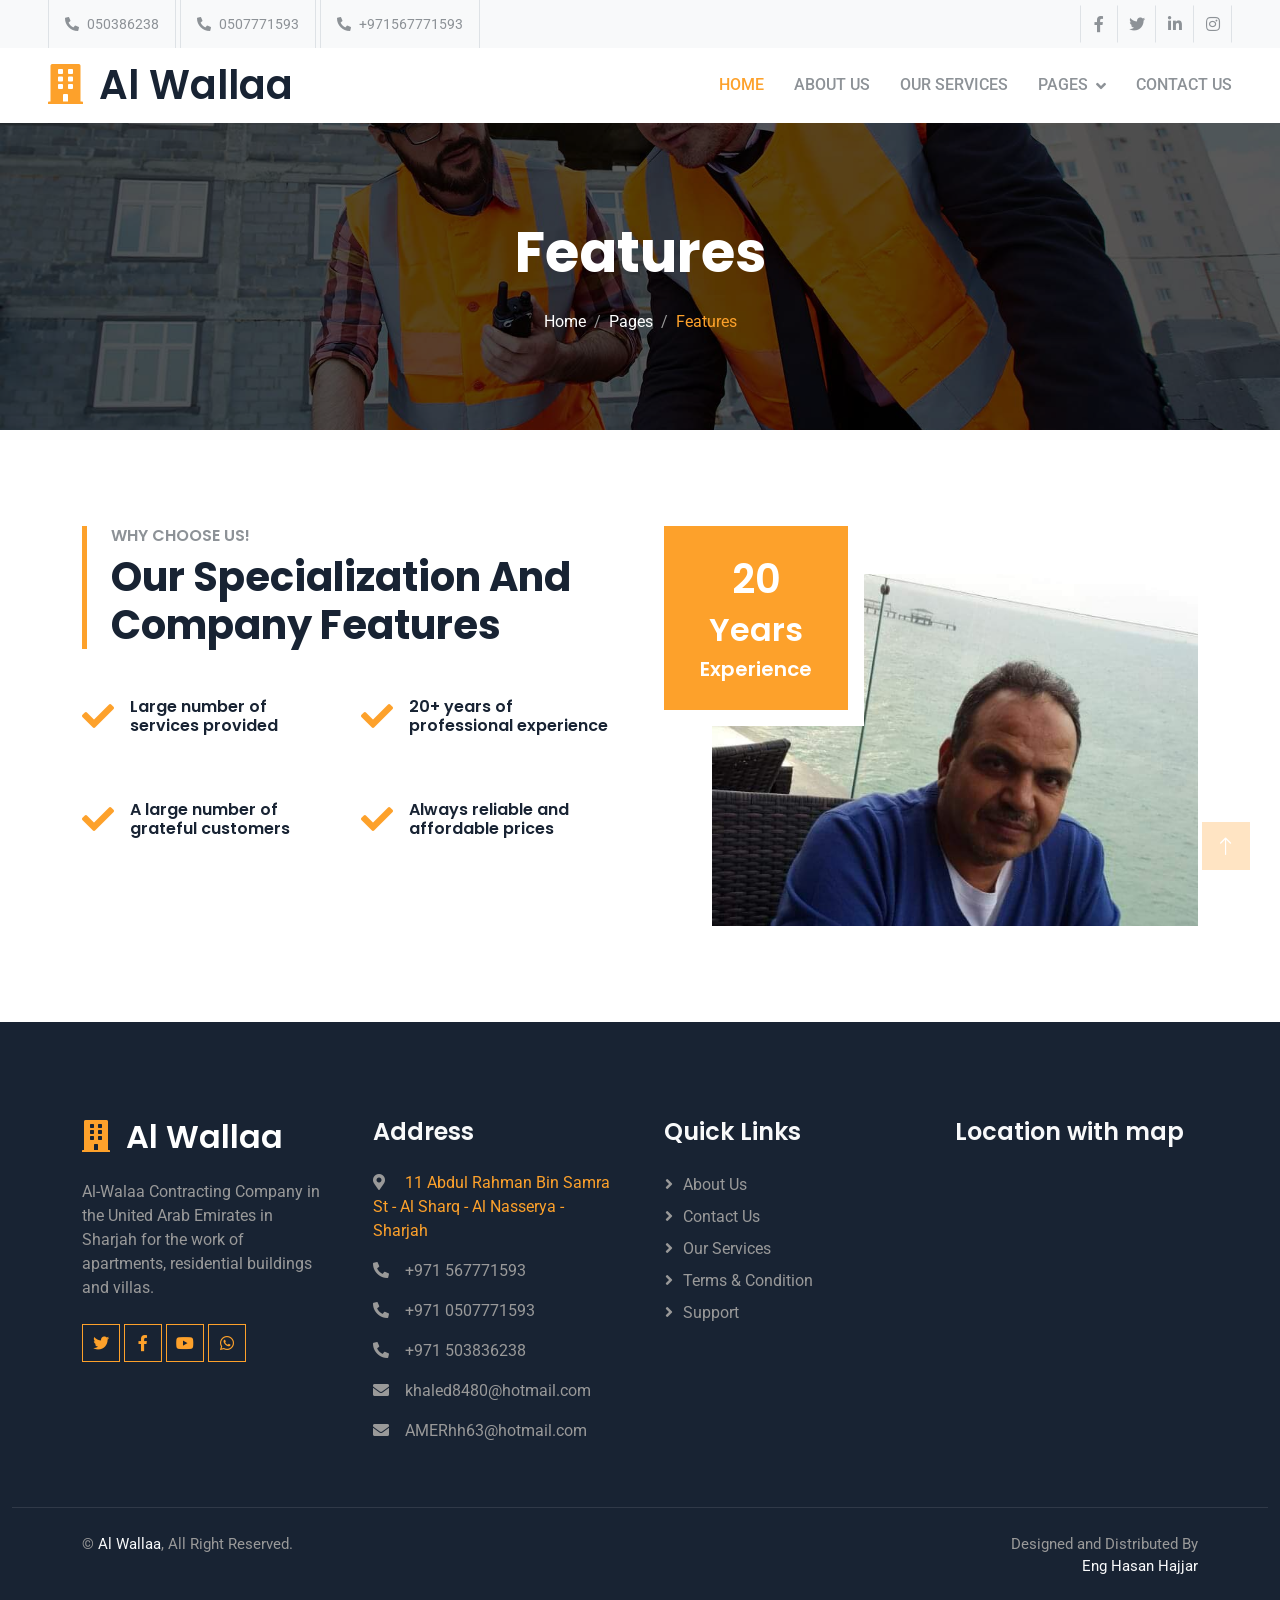
<file: projects/wallaa/feature.html>
<!DOCTYPE html>
<html lang="en">
  <head>
    <meta charset="utf-8" />
    <title> Al Wallaa</title>
    


    <meta content="width=device-width, initial-scale=1.0" name="viewport" />
    <meta content="" name="keywords" />
    <meta content="" name="description" />
    <!-- add icon link -->
    <link rel="shortcut icon" type="image/x-icon" href="favicon.ico" />
            
         
    <!-- Favicon -->
    <link href="img/favicon.ico" rel="icon" />

    <!-- Google Web Fonts -->
    <link rel="preconnect" href="https://fonts.googleapis.com" />
    <link rel="preconnect" href="https://fonts.gstatic.com" crossorigin />
    <link
      href="https://fonts.googleapis.com/css2?family=Roboto:wght@400;500&family=Poppins:wght@600;700&display=swap"
      rel="stylesheet"
    />

    <!-- Icon Font Stylesheet -->
    <link
      href="https://cdnjs.cloudflare.com/ajax/libs/font-awesome/5.10.0/css/all.min.css"
      rel="stylesheet"
    />
    <link
      href="https://cdn.jsdelivr.net/npm/bootstrap-icons@1.4.1/font/bootstrap-icons.css"
      rel="stylesheet"
    />

    <!-- Libraries Stylesheet -->
    <link href="lib/animate/animate.min.css" rel="stylesheet" />
    <link href="lib/owlcarousel/assets/owl.carousel.min.css" rel="stylesheet" />

    <!-- Customized Bootstrap Stylesheet -->
    <link href="css/bootstrap.min.css" rel="stylesheet" />

    <!-- Template Stylesheet -->
    <link href="css/style.css" rel="stylesheet" />
  </head>


  <body>
    <div id="google_translate_element"></div>
    <!-- Spinner Start -->
    <div
      id="spinner"
      class="show bg-white position-fixed translate-middle w-100 vh-100 top-50 start-50 d-flex align-items-center justify-content-center"
    >
      <div class="spinner-grow text-primary" role="status"></div>
    </div>
    <!-- Spinner End -->

    <!-- Topbar Start -->
    <div class="container-fluid bg-light p-0">
      <div class="row gx-0 d-none d-lg-flex">
        <div class="col-lg-7 px-5 text-start">
          <div
            class="h-100 d-inline-flex align-items-center border-start border-end px-3"
          >
            <small class="fa fa-phone-alt me-2"></small>
            <small>050386238</small>
          </div>
          <div
          class="h-100 d-inline-flex align-items-center border-start border-end px-3"
        >
          <small class="fa fa-phone-alt me-2"></small>
          <small>0507771593</small>
        </div>
        <div
        class="h-100 d-inline-flex align-items-center border-start border-end px-3"
      >
        <small class="fa fa-phone-alt me-2"></small>
        <small>+971567771593</small>
      </div>
          <div class="h-100 d-inline-flex align-items-center border-end px-3">
            <small class="far fa-envelope-open me-2"></small>
            <small>khaled8480@hotmail.com</small>
          </div>
          <div class="h-100 d-inline-flex align-items-center border-end px-3">
            <small class="far fa-envelope-open me-2"></small>
            <small>AMERhh63@hotmail.com</small>
          </div>
         
        </div>
        <div class="col-lg-5 px-5 text-end">
          <div class="h-100 d-inline-flex align-items-center">
            <a class="btn btn-square border-end border-start" href=""
              ><i class="fab fa-facebook-f"></i
            ></a>
            <a class="btn btn-square border-end" href=""
              ><i class="fab fa-twitter"></i
            ></a>
            <a class="btn btn-square border-end" href=""
              ><i class="fab fa-linkedin-in"></i
            ></a>
            <a class="btn btn-square border-end" href=""
              ><i class="fab fa-instagram"></i
            ></a>
          </div>
        </div>
      </div>
    </div>
    <!-- Topbar End -->

    <!-- Navbar Start -->
    <nav
      class="navbar navbar-expand-lg bg-white navbar-light sticky-top px-4 px-lg-5 py-lg-0"
    >
      <a href="index.html" class="navbar-brand d-flex align-items-center">
        <h1 class="m-0">
          <i class="fa fa-building text-primary me-3"></i>Al Wallaa
        </h1>
      </a>
      <button
        type="button"
        class="navbar-toggler"
        data-bs-toggle="collapse"
        data-bs-target="#navbarCollapse"
      >
        <span class="navbar-toggler-icon"></span>
      </button>
      <div class="collapse navbar-collapse" id="navbarCollapse">
        <div class="navbar-nav ms-auto py-3 py-lg-0">
          <a href="index.html" class="nav-item nav-link active">Home</a>
          <a href="about.html" class="nav-item nav-link">About Us</a>
          <a href="service.html" class="nav-item nav-link">Our Services</a>
          <div class="nav-item dropdown">
            <a
              href="#"
              class="nav-link dropdown-toggle"
              data-bs-toggle="dropdown"
              >Pages</a
            >
            <div class="dropdown-menu bg-light m-0">
              <a href="feature.html" class="dropdown-item">Features</a>
              <a href="project.html" class="dropdown-item">Projects</a>
              <a href="team.html" class="dropdown-item">Our Team</a>
              <a href="testimonial.html" class="dropdown-item">Testimonial</a>
           
            </div>
          </div>
          <a href="contact.html" class="nav-item nav-link">Contact Us</a>
        </div>
      </div>
    </nav>
    <!-- Navbar End -->

    <!-- Page Header Start -->
    <div
      class="container-fluid page-header py-5 mb-5 wow fadeIn"
      data-wow-delay="0.1s"
    >
      <div class="container text-center py-5">
        <h1 class="display-4 text-white animated slideInDown mb-4">Features</h1>
        <nav aria-label="breadcrumb animated slideInDown">
          <ol class="breadcrumb justify-content-center mb-0">
            <li class="breadcrumb-item">
              <a class="text-white" href="#">Home</a>
            </li>
            <li class="breadcrumb-item">
              <a class="text-white" href="#">Pages</a>
            </li>
            <li class="breadcrumb-item text-primary active" aria-current="page">
              Features
            </li>
          </ol>
        </nav>
      </div>
    </div>
    <!-- Page Header End -->

     <!-- Features Start -->
     <div class="container-xxl py-5">
      <div class="container">
        <div class="row g-5">
          <div class="col-lg-6 wow fadeInUp" data-wow-delay="0.1s">
            <div class="border-start border-5 border-primary ps-4 mb-5">
              <h6 class="text-body text-uppercase mb-2">Why Choose Us!</h6>
              <h1 class="display-6 mb-0">
                Our Specialization And Company Features
              </h1>
            </div>
            <p class="mb-5">
             
            </p>
            <div class="row gy-5 gx-4">
              <div class="col-sm-6 wow fadeIn" data-wow-delay="0.1s">
                <div class="d-flex align-items-center mb-3">
                  <i
                    class="fa fa-check fa-2x text-primary flex-shrink-0 me-3"
                  ></i>
                  <h6 class="mb-0">Large number of services provided</h6>
                </div>
                <span >   </span
                >
              </div>
              <div class="col-sm-6 wow fadeIn" data-wow-delay="0.2s">
                <div class="d-flex align-items-center mb-3">
                  <i
                    class="fa fa-check fa-2x text-primary flex-shrink-0 me-3"
                  ></i>
                  <h6 class="mb-0">20+ years of professional experience</h6>
                </div>
                <span></span>
              </div>
              <div class="col-sm-6 wow fadeIn" data-wow-delay="0.3s">
                <div class="d-flex align-items-center mb-3">
                  <i
                    class="fa fa-check fa-2x text-primary flex-shrink-0 me-3"
                  ></i>
                  <h6 class="mb-0">A large number of grateful customers</h6>
                </div>
                <span ></span >
              </div>
              <div class="col-sm-6 wow fadeIn" data-wow-delay="0.4s">
                <div class="d-flex align-items-center mb-3">
                  <i
                    class="fa fa-check fa-2x text-primary flex-shrink-0 me-3"
                  ></i>
                  <h6 class="mb-0">Always reliable and affordable prices</h6>
                </div>
                <span ></span>
              </div>
            </div>
          </div>
          <div class="col-lg-6 wow fadeInUp" data-wow-delay="0.5s">
            <div
              class="position-relative overflow-hidden ps-5 pt-5 h-100"
              style="min-height: 400px"
            >
              <img
                class="position-absolute w-100 h-100"
                src="img/team 2.jpg"
                alt=""
                style="object-fit: cover"
              />
              <div
                class="position-absolute top-0 start-0 bg-white pe-3 pb-3"
                style="width: 200px; height: 200px"
              >
                <div
                  class="d-flex flex-column justify-content-center text-center bg-primary h-100 p-3"
                >
                  <h1 class="text-white">20</h1>
                  <h2 class="text-white">Years</h2>
                  <h5 class="text-white mb-0">Experience</h5>
                </div>
              </div>
            </div>
          </div>
        </div>
      </div>
    </div>
    <!-- Features End -->
  











    
    <!-- Footer Start -->
    <div
      class="container-fluid bg-dark footer mt-5 pt-5 wow fadeIn"
      data-wow-delay="0.1s"
    >
      <div class="container py-5">
        <div class="row g-5">
          <div class="col-lg-3 col-md-6">
            <h2 class="text-white mb-4">
              <i class="fa fa-building text-primary me-3"></i>Al Wallaa
            </h2>
            <p>
              Al-Walaa Contracting Company in the United Arab Emirates in Sharjah for the work of apartments, residential buildings and villas.
            </p>
            <div class="d-flex pt-2">
              <a class="btn btn-square btn-outline-primary me-1" href=""
                ><i class="fab fa-twitter"></i
              ></a>
              <a class="btn btn-square btn-outline-primary me-1" href=""
                ><i class="fab fa-facebook-f"></i
              ></a>
              <a class="btn btn-square btn-outline-primary me-1" href=""
                ><i class="fab fa-youtube"></i
              ></a>
             
              <a class="btn btn-square btn-outline-primary me-0" href=""
              ><i class="fab fa-whatsapp"></i
            ></a>
            </div>
         
          </div>
          <div class="col-lg-3 col-md-6">
            <h4 class="text-light mb-4">Address</h4>
           
            <p>
              <i class="fa fa-map-marker-alt me-3"></i>
             <a href=" https://goo.gl/maps/k6ege8La3uXzmobK7"> 11 Abdul Rahman Bin Samra St - Al Sharq - Al Nasserya - Sharjah</a>
            </p>
            <p><i class="fa fa-phone-alt me-3"></i>+971 567771593</p>
            <p><i class="fa fa-phone-alt me-3"></i>+971 0507771593</p>
            <p><i class="fa fa-phone-alt me-3"></i>+971 503836238</p>
            
            <p><i class="fa fa-envelope me-3"></i>khaled8480@hotmail.com</p>
            
            <p><i class="fa fa-envelope me-3"></i>AMERhh63@hotmail.com</p>
          </div>
          <div class="col-lg-3 col-md-6">
            <h4 class="text-light mb-4">Quick Links</h4>
            <a class="btn btn-link" href="">About Us</a>
            <a class="btn btn-link" href="">Contact Us</a>
            <a class="btn btn-link" href="">Our Services</a>
            <a class="btn btn-link" href="">Terms & Condition</a>
            <a class="btn btn-link" href="">Support</a>
          </div>
       <div class="col-lg-3 col-md-6">
            <h4 class="text-light mb-4">Location with map</h4>
            <p></p>
            <div class="position-relative mx-auto" style="max-width: 400px">
             

              <div>
                <iframe src="https://www.google.com/maps/embed?pb=!1m18!1m12!1m3!1d901.2735768371967!2d55.40726992917908!3d25.368155610775535!2m3!1f0!2f0!3f0!3m2!1i1024!2i768!4f13.1!3m3!1m2!1s0x3e5f5988c8e95acb%3A0xad596f75d982ea76!2s11%20Abdul%20Rahman%20Bin%20Samra%20St%20-%20Al%20Sharq%20-%20Al%20Nasserya%20-%20Sharjah!5e0!3m2!1sen!2sae!4v1669090932269!5m2!1sen!2sae"
                 width="100%" height="100%"
                 style="border:0;" allowfullscreen="" loading="lazy" 
                 referrerpolicy="no-referrer-when-downgrade"></iframe>
              </div>
          

            </div>
          </div>

       

        </div>
      </div>
      <div class="container-fluid copyright">
        <div class="container">
          <div class="row">
            <div class="col-md-6 text-center text-md-start mb-3 mb-md-0">
              &copy; <a href="#">Al Wallaa</a>, All Right Reserved.
            </div>
            <div class="col-md-6 text-center text-md-end">
              Designed and Distributed By
              <br>
               <a href="https://eng-hasan-hajjar.github.io/">Eng Hasan Hajjar</a>
              
            </div>
          </div>
        </div>
      </div>
    </div>
    <!-- Footer End -->

    <!-- Back to Top -->
    <a href="#" class="btn btn-lg btn-primary btn-lg-square back-to-top"
      ><i class="bi bi-arrow-up"></i
    ></a>

    <!-- JavaScript Libraries -->
    <script src="https://code.jquery.com/jquery-3.4.1.min.js"></script>
    <script src="https://cdn.jsdelivr.net/npm/bootstrap@5.0.0/dist/js/bootstrap.bundle.min.js"></script>
    <script src="lib/wow/wow.min.js"></script>
    <script src="lib/easing/easing.min.js"></script>
    <script src="lib/waypoints/waypoints.min.js"></script>
    <script src="lib/owlcarousel/owl.carousel.min.js"></script>

    <!-- Template Javascript -->
    <script src="js/main.js"></script>



    <script type="text/javascript">
      function googleTranslateElementInit() {
          new google.translate.TranslateElement(
              {pageLanguage: 'en'},
              'google_translate_element'
          );
      }
  </script>

  <script type="text/javascript"
          src=
"https://translate.google.com/translate_a/element.js?
cb=googleTranslateElementInit">
  </script>




<script>
  var url = 'https://wati-integration-service.clare.ai/ShopifyWidget/shopifyWidget.js?77459';
  var s = document.createElement('script');
  s.type = 'text/javascript';
  s.async = true;
  s.src = url;
  var options = {
"enabled":true,
"chatButtonSetting":{
    "backgroundColor":"#fda12b",
    "ctaText":"WhatsApp",
    "borderRadius":"25",
    "marginLeft":"35",
    "marginBottom":"75",
    "marginRight":"50",
    "position":"left"
},
"brandSetting":{
    "brandName":"Al Wallaa",
    "brandSubTitle":"Company for constructions ",
    "brandImg":"img/favicon.ico",
    "welcomeText":"Hi there!\nHow can I help you?",
    "messageText":"",
    "backgroundColor":"#ec7709",
    "ctaText":"Start Chat",
    "borderRadius":"25",
    "autoShow":false,
    "phoneNumber":"971567771593"
}
};
  s.onload = function() {
      CreateWhatsappChatWidget(options);
  };
  var x = document.getElementsByTagName('script')[0];
  x.parentNode.insertBefore(s, x);
</script>
  </body>
</html>
</file>
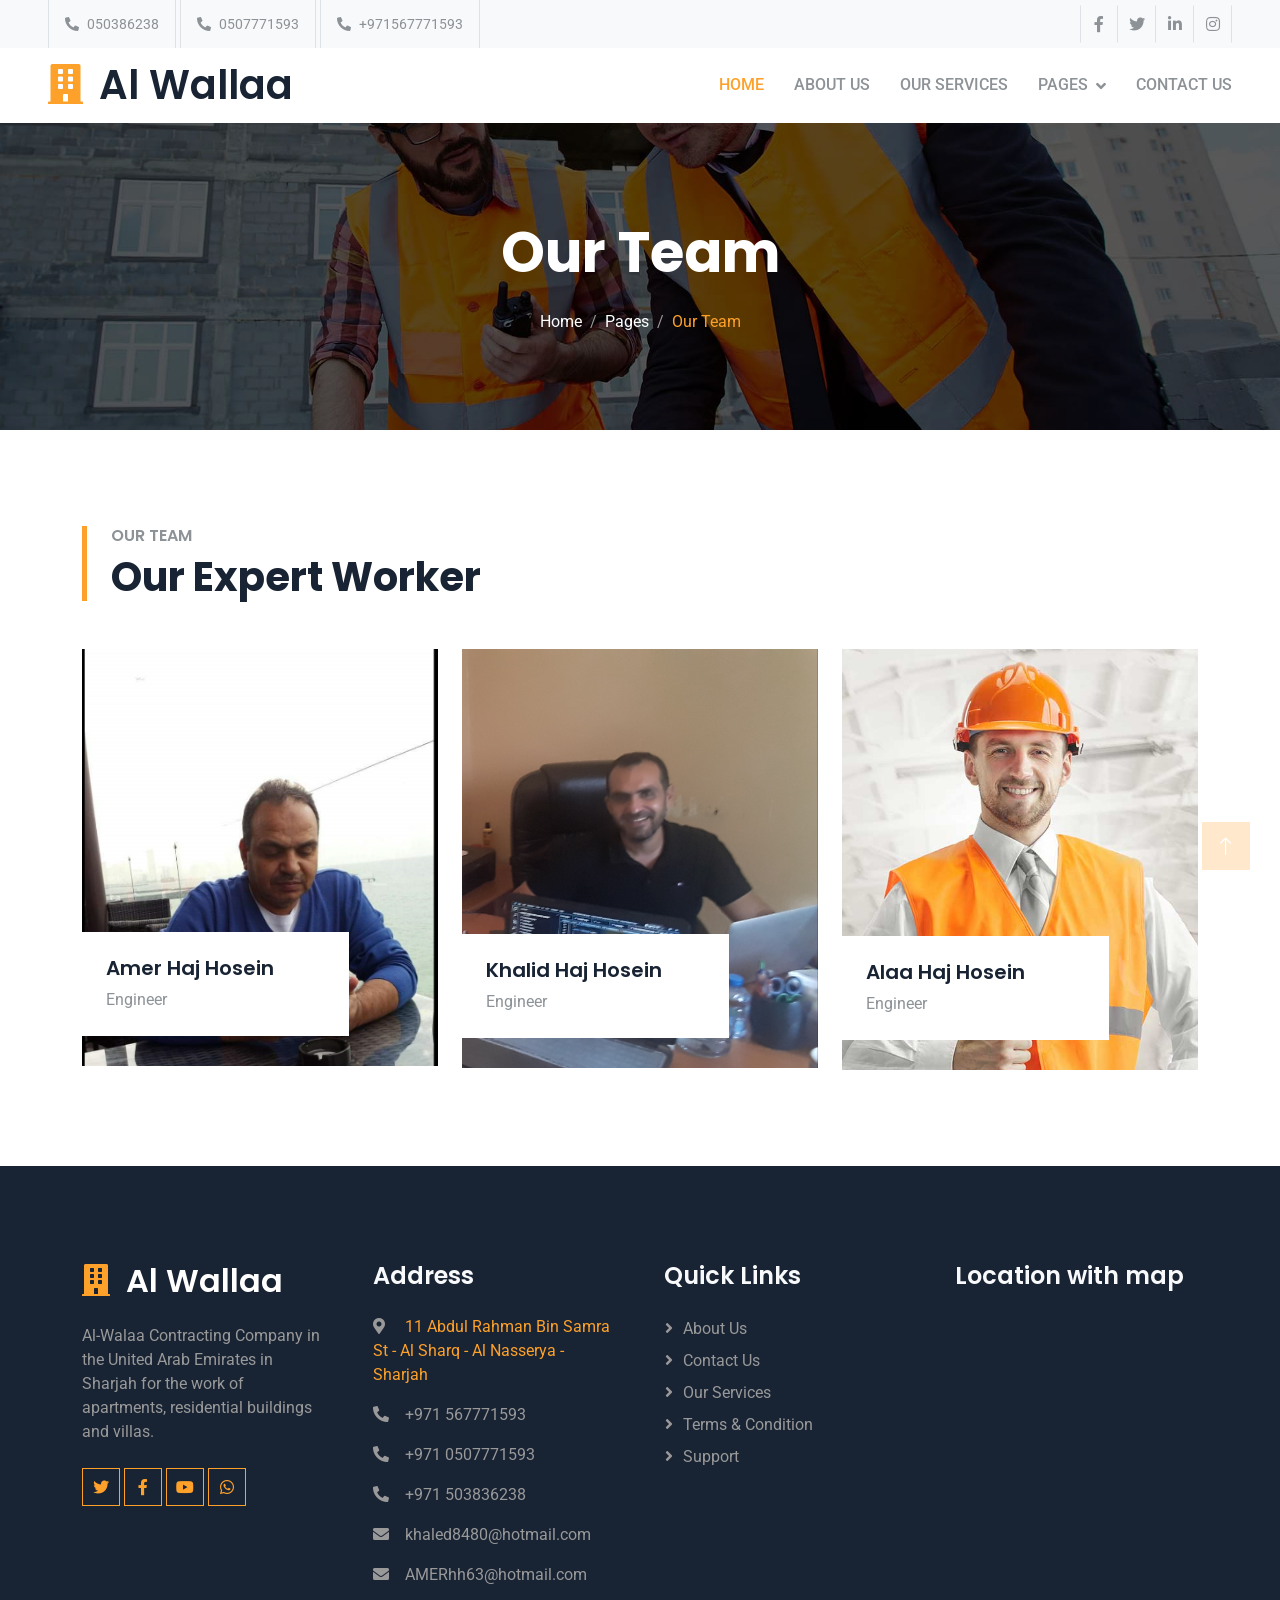
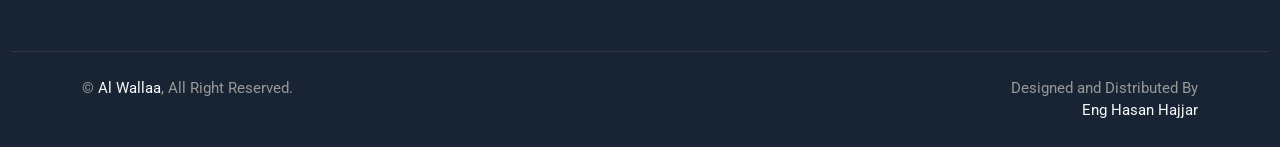
<file: projects/wallaa/team.html>
<!DOCTYPE html>
<html lang="en">
  <head>
    <meta charset="utf-8" />
    <title> Al Wallaa</title>
    


    <meta content="width=device-width, initial-scale=1.0" name="viewport" />
    <meta content="" name="keywords" />
    <meta content="" name="description" />
    <!-- add icon link -->
    <link rel="shortcut icon" type="image/x-icon" href="favicon.ico" />
            
         
    <!-- Favicon -->
    <link href="img/favicon.ico" rel="icon" />

    <!-- Google Web Fonts -->
    <link rel="preconnect" href="https://fonts.googleapis.com" />
    <link rel="preconnect" href="https://fonts.gstatic.com" crossorigin />
    <link
      href="https://fonts.googleapis.com/css2?family=Roboto:wght@400;500&family=Poppins:wght@600;700&display=swap"
      rel="stylesheet"
    />

    <!-- Icon Font Stylesheet -->
    <link
      href="https://cdnjs.cloudflare.com/ajax/libs/font-awesome/5.10.0/css/all.min.css"
      rel="stylesheet"
    />
    <link
      href="https://cdn.jsdelivr.net/npm/bootstrap-icons@1.4.1/font/bootstrap-icons.css"
      rel="stylesheet"
    />

    <!-- Libraries Stylesheet -->
    <link href="lib/animate/animate.min.css" rel="stylesheet" />
    <link href="lib/owlcarousel/assets/owl.carousel.min.css" rel="stylesheet" />

    <!-- Customized Bootstrap Stylesheet -->
    <link href="css/bootstrap.min.css" rel="stylesheet" />

    <!-- Template Stylesheet -->
    <link href="css/style.css" rel="stylesheet" />
  </head>


  <body>
    <div id="google_translate_element"></div>
    <!-- Spinner Start -->
    <div
      id="spinner"
      class="show bg-white position-fixed translate-middle w-100 vh-100 top-50 start-50 d-flex align-items-center justify-content-center"
    >
      <div class="spinner-grow text-primary" role="status"></div>
    </div>
    <!-- Spinner End -->

    <!-- Topbar Start -->
    <div class="container-fluid bg-light p-0">
      <div class="row gx-0 d-none d-lg-flex">
        <div class="col-lg-7 px-5 text-start">
          <div
            class="h-100 d-inline-flex align-items-center border-start border-end px-3"
          >
            <small class="fa fa-phone-alt me-2"></small>
            <small>050386238</small>
          </div>
          <div
          class="h-100 d-inline-flex align-items-center border-start border-end px-3"
        >
          <small class="fa fa-phone-alt me-2"></small>
          <small>0507771593</small>
        </div>
        <div
        class="h-100 d-inline-flex align-items-center border-start border-end px-3"
      >
        <small class="fa fa-phone-alt me-2"></small>
        <small>+971567771593</small>
      </div>
          <div class="h-100 d-inline-flex align-items-center border-end px-3">
            <small class="far fa-envelope-open me-2"></small>
            <small>khaled8480@hotmail.com</small>
          </div>
          <div class="h-100 d-inline-flex align-items-center border-end px-3">
            <small class="far fa-envelope-open me-2"></small>
            <small>AMERhh63@hotmail.com</small>
          </div>
     
        </div>
        <div class="col-lg-5 px-5 text-end">
          <div class="h-100 d-inline-flex align-items-center">
            <a class="btn btn-square border-end border-start" href=""
              ><i class="fab fa-facebook-f"></i
            ></a>
            <a class="btn btn-square border-end" href=""
              ><i class="fab fa-twitter"></i
            ></a>
            <a class="btn btn-square border-end" href=""
              ><i class="fab fa-linkedin-in"></i
            ></a>
            <a class="btn btn-square border-end" href=""
              ><i class="fab fa-instagram"></i
            ></a>
          </div>
        </div>
      </div>
    </div>
    <!-- Topbar End -->

    <!-- Navbar Start -->
    <nav
      class="navbar navbar-expand-lg bg-white navbar-light sticky-top px-4 px-lg-5 py-lg-0"
    >
      <a href="index.html" class="navbar-brand d-flex align-items-center">
        <h1 class="m-0">
          <i class="fa fa-building text-primary me-3"></i>Al Wallaa
        </h1>
      </a>
      <button
        type="button"
        class="navbar-toggler"
        data-bs-toggle="collapse"
        data-bs-target="#navbarCollapse"
      >
        <span class="navbar-toggler-icon"></span>
      </button>
      <div class="collapse navbar-collapse" id="navbarCollapse">
        <div class="navbar-nav ms-auto py-3 py-lg-0">
          <a href="index.html" class="nav-item nav-link active">Home</a>
          <a href="about.html" class="nav-item nav-link">About Us</a>
          <a href="service.html" class="nav-item nav-link">Our Services</a>
          <div class="nav-item dropdown">
            <a
              href="#"
              class="nav-link dropdown-toggle"
              data-bs-toggle="dropdown"
              >Pages</a
            >
            <div class="dropdown-menu bg-light m-0">
              <a href="feature.html" class="dropdown-item">Features</a>
              <a href="project.html" class="dropdown-item">Projects</a>
              <a href="team.html" class="dropdown-item">Our Team</a>
              <a href="testimonial.html" class="dropdown-item">Testimonial</a>
           
            </div>
          </div>
          <a href="contact.html" class="nav-item nav-link">Contact Us</a>
        </div>
      </div>
    </nav>
    <!-- Navbar End -->

    <!-- Page Header Start -->
    <div
      class="container-fluid page-header py-5 mb-5 wow fadeIn"
      data-wow-delay="0.1s"
    >
      <div class="container text-center py-5">
        <h1 class="display-4 text-white animated slideInDown mb-4">Our Team</h1>
        <nav aria-label="breadcrumb animated slideInDown">
          <ol class="breadcrumb justify-content-center mb-0">
            <li class="breadcrumb-item">
              <a class="text-white" href="index.html">Home</a>
            </li>
            <li class="breadcrumb-item">
              <a class="text-white" href="#">Pages</a>
            </li>
            <li class="breadcrumb-item text-primary active" aria-current="page">
              Our Team
            </li>
          </ol>
        </nav>
      </div>
    </div>
    <!-- Page Header End -->



     <!-- Team Start -->
     <div class="container-xxl py-5">
      <div class="container">
        <div class="row g-5 align-items-end mb-5">
          <div class="col-lg-6 wow fadeInUp" data-wow-delay="0.1s">
            <div class="border-start border-5 border-primary ps-4">
              <h6 class="text-body text-uppercase mb-2">Our Team</h6>
              <h1 class="display-6 mb-0">Our Expert Worker</h1>
            </div>
          </div>
          <div class="col-lg-6 wow fadeInUp" data-wow-delay="0.3s">
            <p class="mb-0">
         
            </p>
          </div>
        </div>
        <div class="row g-4">
          <div class="col-lg-4 col-md-6 wow fadeInUp" data-wow-delay="0.1s">
            <div class="team-item position-relative">
              <img class="img-fluid" src="img/team 5.jpg" alt="" />
              <div class="team-text bg-white p-4">
                <h5>Amer Haj Hosein</h5>
                <span>Engineer</span>
              </div>
            </div>
          </div>
          <div class="col-lg-4 col-md-6 wow fadeInUp" data-wow-delay="0.3s">
            <div class="team-item position-relative">
              <img class="img-fluid" src="img/team 4.jpg" alt="" />
              <div class="team-text bg-white p-4">
                <h5>Khalid Haj Hosein</h5>
                <span>Engineer</span>
              </div>
            </div>
          </div>
          <div class="col-lg-4 col-md-6 wow fadeInUp" data-wow-delay="0.5s">
            <div class="team-item position-relative">
              <img class="img-fluid" src="img/team-1.jpg" alt="" />
              <div class="team-text bg-white p-4">
                <h5>Alaa Haj Hosein</h5>
                <span>Engineer</span>
              </div>
            </div>
          </div>
        </div>
      </div>
    </div>
    <!-- Team End -->





    <!-- Footer Start -->
    <div
      class="container-fluid bg-dark footer mt-5 pt-5 wow fadeIn"
      data-wow-delay="0.1s"
    >
      <div class="container py-5">
        <div class="row g-5">
          <div class="col-lg-3 col-md-6">
            <h2 class="text-white mb-4">
              <i class="fa fa-building text-primary me-3"></i>Al Wallaa
            </h2>
            <p>
              Al-Walaa Contracting Company in the United Arab Emirates in Sharjah for the work of apartments, residential buildings and villas.
            </p>
            <div class="d-flex pt-2">
              <a class="btn btn-square btn-outline-primary me-1" href=""
                ><i class="fab fa-twitter"></i
              ></a>
              <a class="btn btn-square btn-outline-primary me-1" href=""
                ><i class="fab fa-facebook-f"></i
              ></a>
              <a class="btn btn-square btn-outline-primary me-1" href=""
                ><i class="fab fa-youtube"></i
              ></a>
             
              <a class="btn btn-square btn-outline-primary me-0" href=""
              ><i class="fab fa-whatsapp"></i
            ></a>
            </div>
         
          </div>
          <div class="col-lg-3 col-md-6">
            <h4 class="text-light mb-4">Address</h4>
           
            <p>
              <i class="fa fa-map-marker-alt me-3"></i>
             <a href=" https://goo.gl/maps/k6ege8La3uXzmobK7"> 11 Abdul Rahman Bin Samra St - Al Sharq - Al Nasserya - Sharjah</a>
            </p>
            <p><i class="fa fa-phone-alt me-3"></i>+971 567771593</p>
            <p><i class="fa fa-phone-alt me-3"></i>+971 0507771593</p>
            <p><i class="fa fa-phone-alt me-3"></i>+971 503836238</p>
            
            <p><i class="fa fa-envelope me-3"></i>khaled8480@hotmail.com</p>
            
            <p><i class="fa fa-envelope me-3"></i>AMERhh63@hotmail.com</p>
          </div>
          <div class="col-lg-3 col-md-6">
            <h4 class="text-light mb-4">Quick Links</h4>
            <a class="btn btn-link" href="">About Us</a>
            <a class="btn btn-link" href="">Contact Us</a>
            <a class="btn btn-link" href="">Our Services</a>
            <a class="btn btn-link" href="">Terms & Condition</a>
            <a class="btn btn-link" href="">Support</a>
          </div>
       <div class="col-lg-3 col-md-6">
            <h4 class="text-light mb-4">Location with map</h4>
            <p></p>
            <div class="position-relative mx-auto" style="max-width: 400px">
             

              <div>
                <iframe src="https://www.google.com/maps/embed?pb=!1m18!1m12!1m3!1d901.2735768371967!2d55.40726992917908!3d25.368155610775535!2m3!1f0!2f0!3f0!3m2!1i1024!2i768!4f13.1!3m3!1m2!1s0x3e5f5988c8e95acb%3A0xad596f75d982ea76!2s11%20Abdul%20Rahman%20Bin%20Samra%20St%20-%20Al%20Sharq%20-%20Al%20Nasserya%20-%20Sharjah!5e0!3m2!1sen!2sae!4v1669090932269!5m2!1sen!2sae"
                 width="100%" height="100%"
                 style="border:0;" allowfullscreen="" loading="lazy" 
                 referrerpolicy="no-referrer-when-downgrade"></iframe>
              </div>
          

            </div>
          </div>

       

        </div>
      </div>
      <div class="container-fluid copyright">
        <div class="container">
          <div class="row">
            <div class="col-md-6 text-center text-md-start mb-3 mb-md-0">
              &copy; <a href="#">Al Wallaa</a>, All Right Reserved.
            </div>
            <div class="col-md-6 text-center text-md-end">
              Designed and Distributed By
              <br>
               <a href="https://eng-hasan-hajjar.github.io/">Eng Hasan Hajjar</a>
              
            </div>
          </div>
        </div>
      </div>
    </div>
    <!-- Footer End -->

    <!-- Back to Top -->
    <a href="#" class="btn btn-lg btn-primary btn-lg-square back-to-top"
      ><i class="bi bi-arrow-up"></i
    ></a>

    <!-- JavaScript Libraries -->
    <script src="https://code.jquery.com/jquery-3.4.1.min.js"></script>
    <script src="https://cdn.jsdelivr.net/npm/bootstrap@5.0.0/dist/js/bootstrap.bundle.min.js"></script>
    <script src="lib/wow/wow.min.js"></script>
    <script src="lib/easing/easing.min.js"></script>
    <script src="lib/waypoints/waypoints.min.js"></script>
    <script src="lib/owlcarousel/owl.carousel.min.js"></script>

    <!-- Template Javascript -->
    <script src="js/main.js"></script>



    <script type="text/javascript">
      function googleTranslateElementInit() {
          new google.translate.TranslateElement(
              {pageLanguage: 'en'},
              'google_translate_element'
          );
      }
  </script>

  <script type="text/javascript"
          src=
"https://translate.google.com/translate_a/element.js?
cb=googleTranslateElementInit">
  </script>




<script>
  var url = 'https://wati-integration-service.clare.ai/ShopifyWidget/shopifyWidget.js?77459';
  var s = document.createElement('script');
  s.type = 'text/javascript';
  s.async = true;
  s.src = url;
  var options = {
"enabled":true,
"chatButtonSetting":{
    "backgroundColor":"#fda12b",
    "ctaText":"WhatsApp",
    "borderRadius":"25",
    "marginLeft":"35",
    "marginBottom":"75",
    "marginRight":"50",
    "position":"left"
},
"brandSetting":{
    "brandName":"Al Wallaa",
    "brandSubTitle":"Company for constructions ",
    "brandImg":"img/favicon.ico",
    "welcomeText":"Hi there!\nHow can I help you?",
    "messageText":"",
    "backgroundColor":"#ec7709",
    "ctaText":"Start Chat",
    "borderRadius":"25",
    "autoShow":false,
    "phoneNumber":"971567771593"
}
};
  s.onload = function() {
      CreateWhatsappChatWidget(options);
  };
  var x = document.getElementsByTagName('script')[0];
  x.parentNode.insertBefore(s, x);
</script>
















  </body>
</html>
</file>
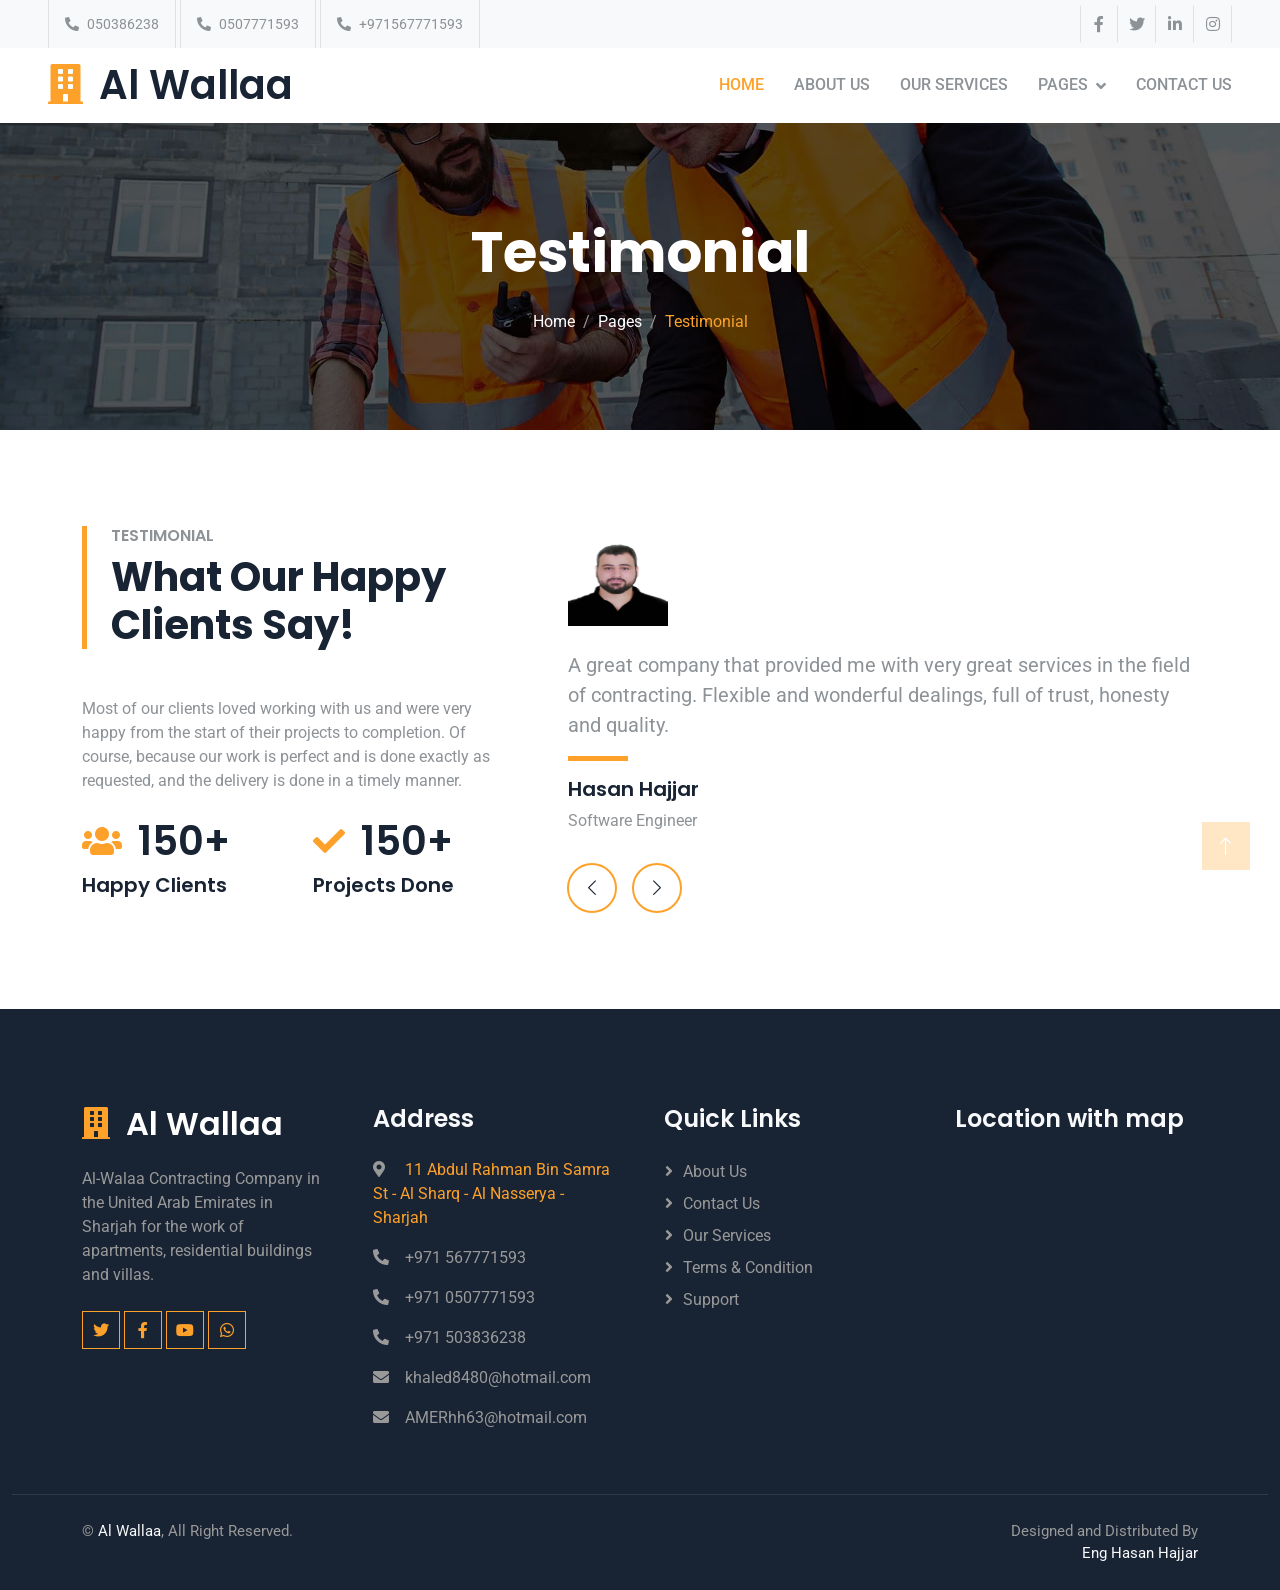
<file: projects/wallaa/testimonial.html>
<!DOCTYPE html>
<html lang="en">
  <head>
    <meta charset="utf-8" />
    <title> Al Wallaa</title>
    


    <meta content="width=device-width, initial-scale=1.0" name="viewport" />
    <meta content="" name="keywords" />
    <meta content="" name="description" />
    <!-- add icon link -->
    <link rel="shortcut icon" type="image/x-icon" href="favicon.ico" />
            
         
    <!-- Favicon -->
    <link href="img/favicon.ico" rel="icon" />

    <!-- Google Web Fonts -->
    <link rel="preconnect" href="https://fonts.googleapis.com" />
    <link rel="preconnect" href="https://fonts.gstatic.com" crossorigin />
    <link
      href="https://fonts.googleapis.com/css2?family=Roboto:wght@400;500&family=Poppins:wght@600;700&display=swap"
      rel="stylesheet"
    />

    <!-- Icon Font Stylesheet -->
    <link
      href="https://cdnjs.cloudflare.com/ajax/libs/font-awesome/5.10.0/css/all.min.css"
      rel="stylesheet"
    />
    <link
      href="https://cdn.jsdelivr.net/npm/bootstrap-icons@1.4.1/font/bootstrap-icons.css"
      rel="stylesheet"
    />

    <!-- Libraries Stylesheet -->
    <link href="lib/animate/animate.min.css" rel="stylesheet" />
    <link href="lib/owlcarousel/assets/owl.carousel.min.css" rel="stylesheet" />

    <!-- Customized Bootstrap Stylesheet -->
    <link href="css/bootstrap.min.css" rel="stylesheet" />

    <!-- Template Stylesheet -->
    <link href="css/style.css" rel="stylesheet" />
  </head>


  <body>
    <div id="google_translate_element"></div>
    <!-- Spinner Start -->
    <div
      id="spinner"
      class="show bg-white position-fixed translate-middle w-100 vh-100 top-50 start-50 d-flex align-items-center justify-content-center"
    >
      <div class="spinner-grow text-primary" role="status"></div>
    </div>
    <!-- Spinner End -->

    <!-- Topbar Start -->
    <div class="container-fluid bg-light p-0">
      <div class="row gx-0 d-none d-lg-flex">
        <div class="col-lg-7 px-5 text-start">
          <div
            class="h-100 d-inline-flex align-items-center border-start border-end px-3"
          >
            <small class="fa fa-phone-alt me-2"></small>
            <small>050386238</small>
          </div>
          <div
          class="h-100 d-inline-flex align-items-center border-start border-end px-3"
        >
          <small class="fa fa-phone-alt me-2"></small>
          <small>0507771593</small>
        </div>
        <div
        class="h-100 d-inline-flex align-items-center border-start border-end px-3"
      >
        <small class="fa fa-phone-alt me-2"></small>
        <small>+971567771593</small>
      </div>
          <div class="h-100 d-inline-flex align-items-center border-end px-3">
            <small class="far fa-envelope-open me-2"></small>
            <small>khaled8480@hotmail.com</small>
          </div>
          <div class="h-100 d-inline-flex align-items-center border-end px-3">
            <small class="far fa-envelope-open me-2"></small>
            <small>AMERhh63@hotmail.com</small>
          </div>
    
        </div>
        <div class="col-lg-5 px-5 text-end">
          <div class="h-100 d-inline-flex align-items-center">
            <a class="btn btn-square border-end border-start" href=""
              ><i class="fab fa-facebook-f"></i
            ></a>
            <a class="btn btn-square border-end" href=""
              ><i class="fab fa-twitter"></i
            ></a>
            <a class="btn btn-square border-end" href=""
              ><i class="fab fa-linkedin-in"></i
            ></a>
            <a class="btn btn-square border-end" href=""
              ><i class="fab fa-instagram"></i
            ></a>
          </div>
        </div>
      </div>
    </div>
    <!-- Topbar End -->

    <!-- Navbar Start -->
    <nav
      class="navbar navbar-expand-lg bg-white navbar-light sticky-top px-4 px-lg-5 py-lg-0"
    >
      <a href="index.html" class="navbar-brand d-flex align-items-center">
        <h1 class="m-0">
          <i class="fa fa-building text-primary me-3"></i>Al Wallaa
        </h1>
      </a>
      <button
        type="button"
        class="navbar-toggler"
        data-bs-toggle="collapse"
        data-bs-target="#navbarCollapse"
      >
        <span class="navbar-toggler-icon"></span>
      </button>
      <div class="collapse navbar-collapse" id="navbarCollapse">
        <div class="navbar-nav ms-auto py-3 py-lg-0">
          <a href="index.html" class="nav-item nav-link active">Home</a>
          <a href="about.html" class="nav-item nav-link">About Us</a>
          <a href="service.html" class="nav-item nav-link">Our Services</a>
          <div class="nav-item dropdown">
            <a
              href="#"
              class="nav-link dropdown-toggle"
              data-bs-toggle="dropdown"
              >Pages</a
            >
            <div class="dropdown-menu bg-light m-0">
              <a href="feature.html" class="dropdown-item">Features</a>
              <a href="project.html" class="dropdown-item">Projects</a>
              <a href="team.html" class="dropdown-item">Our Team</a>
              <a href="testimonial.html" class="dropdown-item">Testimonial</a>
           
            </div>
          </div>
          <a href="contact.html" class="nav-item nav-link">Contact Us</a>
        </div>
      </div>
    </nav>
    <!-- Navbar End -->

    <!-- Page Header Start -->
    <div
      class="container-fluid page-header py-5 mb-5 wow fadeIn"
      data-wow-delay="0.1s"
    >
      <div class="container text-center py-5">
        <h1 class="display-4 text-white animated slideInDown mb-4">
          Testimonial
        </h1>
        <nav aria-label="breadcrumb animated slideInDown">
          <ol class="breadcrumb justify-content-center mb-0">
            <li class="breadcrumb-item">
              <a class="text-white" href="#">Home</a>
            </li>
            <li class="breadcrumb-item">
              <a class="text-white" href="#">Pages</a>
            </li>
            <li class="breadcrumb-item text-primary active" aria-current="page">
              Testimonial
            </li>
          </ol>
        </nav>
      </div>
    </div>
    <!-- Page Header End -->

   <!-- Testimonial Start -->
   <div class="container-xxl py-5">
    <div class="container">
      <div class="row g-5">
        <div class="col-lg-5 wow fadeInUp" data-wow-delay="0.1s">
          <div class="border-start border-5 border-primary ps-4 mb-5">
            <h6 class="text-body text-uppercase mb-2">Testimonial</h6>
            <h1 class="display-6 mb-0">What Our Happy Clients Say!</h1>
          </div>
          <p class="mb-4">
            Most of our clients loved working with us and were very happy from the start of their projects to completion.
            Of course, because our work is perfect and is done exactly as requested, and the delivery is done in a timely manner.
          </p>
          <div class="row g-4">
            <div class="col-sm-6">
              <div class="d-flex align-items-center mb-2">
                <i class="fa fa-users fa-2x text-primary flex-shrink-0"></i>
                <h1 class="ms-3 mb-0">150+</h1>
              </div>
              <h5 class="mb-0">Happy Clients</h5>
            </div>
            <div class="col-sm-6">
              <div class="d-flex align-items-center mb-2">
                <i class="fa fa-check fa-2x text-primary flex-shrink-0"></i>
                <h1 class="ms-3 mb-0">150+</h1>
              </div>
              <h5 class="mb-0">Projects Done</h5>
            </div>
          </div>
        </div>
        <div class="col-lg-7 wow fadeInUp" data-wow-delay="0.5s">
          <div class="owl-carousel testimonial-carousel">
            <div class="testimonial-item">
              <img
                class="img-fluid mb-4"
                src="img/logo.png"
                alt=""
              />
              <p class="fs-5">
                A great company that provided me with very great services in the field of contracting.
                Flexible and wonderful dealings, full of trust, honesty and quality.
                
              </p>
              <div
                class="bg-primary mb-3"
                style="width: 60px; height: 5px"
              ></div>
              <h5> Hasan Hajjar</h5>
              <span>Software Engineer</span>
            </div>
            <div class="testimonial-item">
              <img
                class="img-fluid mb-4"
                src="img/bg_1.png"
                alt=""
              />
              <p class="fs-5">
                Dolores sed duo clita tempor justo dolor et stet lorem kasd
                labore dolore lorem ipsum. At lorem lorem magna ut et, nonumy
                et labore et tempor diam tempor erat.
              </p>
              <div
                class="bg-primary mb-3"
                style="width: 60px; height: 5px"
              ></div>
              <h5>Client Name</h5>
              <span>Profession</span>
            </div>
          </div>
        </div>
      </div>
    </div>
  </div>
  <!-- Testimonial End -->

     <!-- Footer Start -->
     <div
     class="container-fluid bg-dark footer mt-5 pt-5 wow fadeIn"
     data-wow-delay="0.1s"
   >
     <div class="container py-5">
       <div class="row g-5">
         <div class="col-lg-3 col-md-6">
           <h2 class="text-white mb-4">
             <i class="fa fa-building text-primary me-3"></i>Al Wallaa
           </h2>
           <p>
             Al-Walaa Contracting Company in the United Arab Emirates in Sharjah for the work of apartments, residential buildings and villas.
           </p>
           <div class="d-flex pt-2">
             <a class="btn btn-square btn-outline-primary me-1" href=""
               ><i class="fab fa-twitter"></i
             ></a>
             <a class="btn btn-square btn-outline-primary me-1" href=""
               ><i class="fab fa-facebook-f"></i
             ></a>
             <a class="btn btn-square btn-outline-primary me-1" href=""
               ><i class="fab fa-youtube"></i
             ></a>
            
             <a class="btn btn-square btn-outline-primary me-0" href=""
             ><i class="fab fa-whatsapp"></i
           ></a>
           </div>
        
         </div>
         <div class="col-lg-3 col-md-6">
           <h4 class="text-light mb-4">Address</h4>
          
           <p>
             <i class="fa fa-map-marker-alt me-3"></i>
            <a href=" https://goo.gl/maps/k6ege8La3uXzmobK7"> 11 Abdul Rahman Bin Samra St - Al Sharq - Al Nasserya - Sharjah</a>
           </p>
           <p><i class="fa fa-phone-alt me-3"></i>+971 567771593</p>
           <p><i class="fa fa-phone-alt me-3"></i>+971 0507771593</p>
           <p><i class="fa fa-phone-alt me-3"></i>+971 503836238</p>
           
           <p><i class="fa fa-envelope me-3"></i>khaled8480@hotmail.com</p>
           
           <p><i class="fa fa-envelope me-3"></i>AMERhh63@hotmail.com</p>
         </div>
         <div class="col-lg-3 col-md-6">
           <h4 class="text-light mb-4">Quick Links</h4>
           <a class="btn btn-link" href="">About Us</a>
           <a class="btn btn-link" href="">Contact Us</a>
           <a class="btn btn-link" href="">Our Services</a>
           <a class="btn btn-link" href="">Terms & Condition</a>
           <a class="btn btn-link" href="">Support</a>
         </div>
      <div class="col-lg-3 col-md-6">
           <h4 class="text-light mb-4">Location with map</h4>
           <p></p>
           <div class="position-relative mx-auto" style="max-width: 400px">
            

             <div>
               <iframe src="https://www.google.com/maps/embed?pb=!1m18!1m12!1m3!1d901.2735768371967!2d55.40726992917908!3d25.368155610775535!2m3!1f0!2f0!3f0!3m2!1i1024!2i768!4f13.1!3m3!1m2!1s0x3e5f5988c8e95acb%3A0xad596f75d982ea76!2s11%20Abdul%20Rahman%20Bin%20Samra%20St%20-%20Al%20Sharq%20-%20Al%20Nasserya%20-%20Sharjah!5e0!3m2!1sen!2sae!4v1669090932269!5m2!1sen!2sae"
                width="100%" height="100%"
                style="border:0;" allowfullscreen="" loading="lazy" 
                referrerpolicy="no-referrer-when-downgrade"></iframe>
             </div>
         

           </div>
         </div>

      

       </div>
     </div>
     <div class="container-fluid copyright">
       <div class="container">
         <div class="row">
           <div class="col-md-6 text-center text-md-start mb-3 mb-md-0">
             &copy; <a href="#">Al Wallaa</a>, All Right Reserved.
           </div>
           <div class="col-md-6 text-center text-md-end">
             Designed and Distributed By
             <br>
              <a href="https://eng-hasan-hajjar.github.io/">Eng Hasan Hajjar</a>
             
           </div>
         </div>
       </div>
     </div>
   </div>
   <!-- Footer End -->

  <!-- Back to Top -->
  <a href="#" class="btn btn-lg btn-primary btn-lg-square back-to-top"
  ><i class="bi bi-arrow-up"></i
></a>

<!-- JavaScript Libraries -->
<script src="https://code.jquery.com/jquery-3.4.1.min.js"></script>
<script src="https://cdn.jsdelivr.net/npm/bootstrap@5.0.0/dist/js/bootstrap.bundle.min.js"></script>
<script src="lib/wow/wow.min.js"></script>
<script src="lib/easing/easing.min.js"></script>
<script src="lib/waypoints/waypoints.min.js"></script>
<script src="lib/owlcarousel/owl.carousel.min.js"></script>

<!-- Template Javascript -->
<script src="js/main.js"></script>



<script type="text/javascript">
  function googleTranslateElementInit() {
      new google.translate.TranslateElement(
          {pageLanguage: 'en'},
          'google_translate_element'
      );
  }
</script>

<script type="text/javascript"
      src=
"https://translate.google.com/translate_a/element.js?
cb=googleTranslateElementInit">
</script>




<script>
var url = 'https://wati-integration-service.clare.ai/ShopifyWidget/shopifyWidget.js?77459';
var s = document.createElement('script');
s.type = 'text/javascript';
s.async = true;
s.src = url;
var options = {
"enabled":true,
"chatButtonSetting":{
"backgroundColor":"#fda12b",
"ctaText":"WhatsApp",
"borderRadius":"25",
"marginLeft":"35",
"marginBottom":"75",
"marginRight":"50",
"position":"left"
},
"brandSetting":{
"brandName":"Al Wallaa",
"brandSubTitle":"Company for constructions ",
"brandImg":"img/favicon.ico",
"welcomeText":"Hi there!\nHow can I help you?",
"messageText":"",
"backgroundColor":"#ec7709",
"ctaText":"Start Chat",
"borderRadius":"25",
"autoShow":false,
"phoneNumber":"971567771593"
}
};
s.onload = function() {
  CreateWhatsappChatWidget(options);
};
var x = document.getElementsByTagName('script')[0];
x.parentNode.insertBefore(s, x);
</script>
  </body>
</html>
</file>
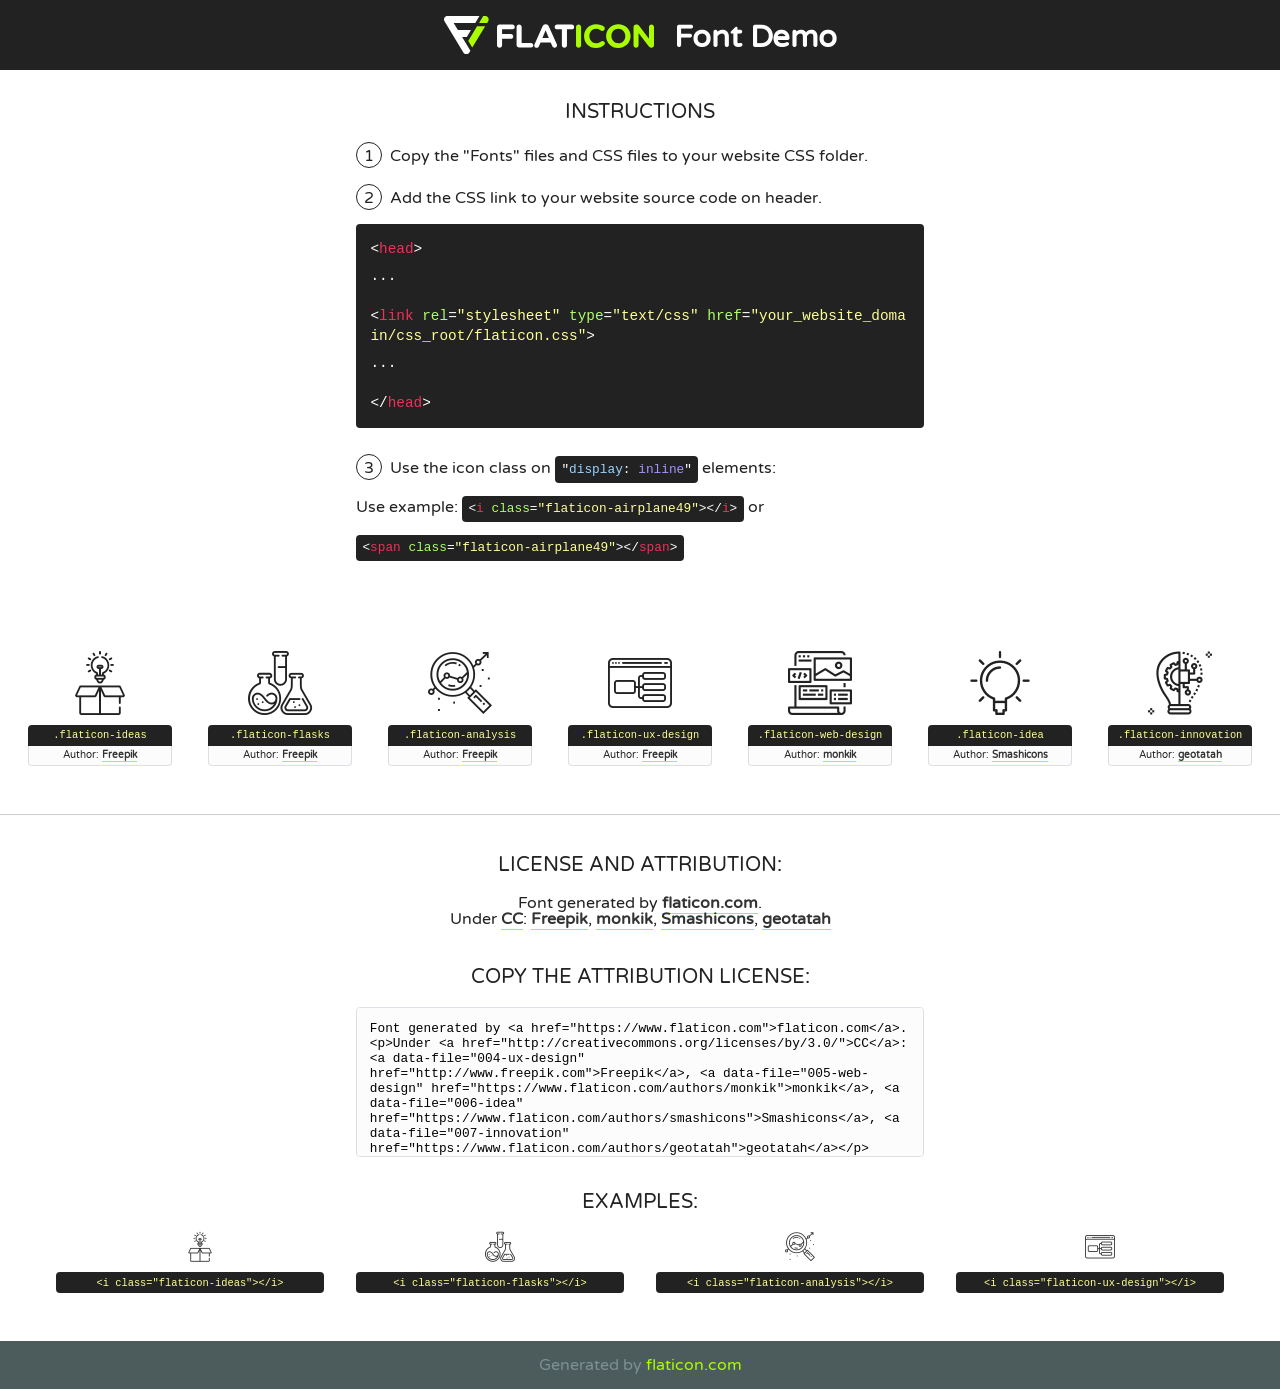
<file: fonts/flaticon/font/flaticon.html>
<!DOCTYPE html>
<!--
  Flaticon icon font: Flaticon
  Creation date: 20/03/2019 02:18
-->
<html>
<!DOCTYPE html>
<html>

<head>
    <title>Flaticon WebFont</title>
    <link href="http://fonts.googleapis.com/css?family=Varela+Round" rel="stylesheet" type="text/css" />
    <link rel="stylesheet" type="text/css" href="flaticon.css">
    <meta charset="UTF-8">
    <style>
    html, body, div, span, applet, object, iframe,
    h1, h2, h3, h4, h5, h6, p, blockquote, pre,
    a, abbr, acronym, address, big, cite, code,
    del, dfn, em, img, ins, kbd, q, s, samp,
    small, strike, strong, sub, sup, tt, var,
    b, u, i, center,
    dl, dt, dd, ol, ul, li,
    fieldset, form, label, legend,
    table, caption, tbody, tfoot, thead, tr, th, td,
    article, aside, canvas, details, embed, 
    figure, figcaption, footer, header, hgroup, 
    menu, nav, output, ruby, section, summary,
    time, mark, audio, video {
        margin: 0;
        padding: 0;
        border: 0;
        font-size: 100%;
        font: inherit;
        vertical-align: baseline;
    }
    /* HTML5 display-role reset for older browsers */
    article, aside, details, figcaption, figure, 
    footer, header, hgroup, menu, nav, section {
        display: block;
    }
    body {
        line-height: 1;
    }
    ol, ul {
        list-style: none;
    }
    blockquote, q {
        quotes: none;
    }
    blockquote:before, blockquote:after,
    q:before, q:after {
        content: '';
        content: none;
    }
    table {
        border-collapse: collapse;
        border-spacing: 0;
    }
    body {
        font-family: 'Varela Round', Helvetica, Arial, sans-serif;
        font-size: 16px;
        color: #222;
    }
    a {
        color: #333;
        border-bottom: 1px solid #a9fd00;
        font-weight: bold;
        text-decoration: none;
    }
    * {
        -moz-box-sizing: border-box;
        -webkit-box-sizing: border-box;
        box-sizing: border-box;
        margin: 0;
        padding: 0;
    }
    [class^="flaticon-"]:before, [class*=" flaticon-"]:before, [class^="flaticon-"]:after, [class*=" flaticon-"]:after {
        font-family: Flaticon;
        font-size: 30px;
        font-style: normal;
        margin-left: 20px;
        color: #333;
    }
    .wrapper {
        max-width: 600px;
        margin: auto;
        padding: 0 1em;
    }
    .title {
        font-size: 1.25em;
        text-align: center;
        margin-bottom: 1em;
        text-transform: uppercase;
    }
    header {
        text-align: center;
        background-color: #222;
        color: #fff;
        padding: 1em;
    }
    header .logo {
        width: 210px;
        height: 38px;
        display: inline-block;
        vertical-align: middle;
        margin-right: 1em;
        border: none;
    }
    header strong {
        font-size: 1.95em;
        font-weight: bold;
        vertical-align: middle;
        margin-top: 5px;
        display: inline-block;
    }
    .demo {
        margin: 2em auto;
        line-height: 1.25em;
    }
    .demo ul li {
        margin-bottom: 1em;
    }
    .demo ul li .num {
        color: #222;
        border-radius: 20px;
        display: inline-block;
        width: 26px;
        padding: 3px;
        height: 26px;
        text-align: center;
        margin-right: 0.5em;
        border: 1px solid #222;
    }
    .demo ul li code {
        background-color: #222;
        border-radius: 4px;
        padding: 0.25em 0.5em;
        display: inline-block;
        color: #fff;
        font-family: Consolas,Monaco,Lucida Console,Liberation Mono,DejaVu Sans Mono,Bitstream Vera Sans Mono,Courier New, monospace;
        font-weight: lighter;
        margin-top: 1em;
        font-size: 0.8em;
        word-break: break-all;
    }
    .demo ul li code.big {
        padding: 1em;
        font-size: 0.9em;
    }
    .demo ul li code .red {
        color: #EF3159;
    }
    .demo ul li code .green {
        color: #ACFF65;
    }
    .demo ul li code .yellow {
        color: #FFFF99;
    }
    .demo ul li code .blue {
        color: #99D3FF;
    }
    .demo ul li code .purple {
        color: #A295FF;
    }
    .demo ul li code .dots {
        margin-top: 0.5em;
        display: block;
    }
    #glyphs {
        border-bottom: 1px solid #ccc;
        padding: 2em 0;
        text-align: center;
    }
    .glyph {
        display: inline-block;
        width: 9em;
        margin: 1em;
        text-align: center;
        vertical-align: top;
        background: #FFF;
    }
    .glyph .glyph-icon {
        padding: 10px;
        display: block;
        font-family:"Flaticon";
        font-size: 64px;
        line-height: 1;
    }
    .glyph .glyph-icon:before {
        font-size: 64px;
        color: #222;
        margin-left: 0;
    }
    .class-name {
        font-size: 0.65em;
        background-color: #222;
        color: #fff;
        border-radius: 4px 4px 0 0;
        padding: 0.5em;
        color: #FFFF99;
        font-family: Consolas,Monaco,Lucida Console,Liberation Mono,DejaVu Sans Mono,Bitstream Vera Sans Mono,Courier New, monospace;
    }
    .author-name {
        font-size: 0.6em;
        background-color: #fcfcfd;
        border: 1px solid #DEDEE4;
        border-top: 0;
        border-radius: 0 0 4px 4px;
        padding: 0.5em;
    }
    .class-name:last-child {
        font-size: 10px;
        color:#888;
    }
    .class-name:last-child a {
        font-size: 10px;
        color:#555;
    }
    .class-name:last-child a:hover {
        color:#a9fd00;
    }
    .glyph > input {
        display: block;
        width: 100px;
        margin: 5px auto;
        text-align: center;
        font-size: 12px;
        cursor: text;
    }
    .glyph > input.icon-input {
        font-family:"Flaticon";
        font-size: 16px;
        margin-bottom: 10px;
    }
    .attribution .title {
        margin-top: 2em;
    }
    .attribution textarea {
        background-color: #fcfcfd;
        padding: 1em;
        border: none;
        box-shadow: none;
        border: 1px solid #DEDEE4;
        border-radius: 4px;
        resize: none;
        width: 100%;
        height: 150px;
        font-size: 0.8em;
        font-family: Consolas,Monaco,Lucida Console,Liberation Mono,DejaVu Sans Mono,Bitstream Vera Sans Mono,Courier New, monospace;
        -webkit-appearance: none;
    }
    .iconsuse {
        margin: 2em auto;
        text-align: center;
        max-width: 1200px;
    }
    .iconsuse:after {
        content: '';
        display: table;
        clear: both;
    }
    .iconsuse .image {
        float: left;
        width: 25%;
        padding: 0 1em;
    }
    .iconsuse .image p {
        margin-bottom: 1em;
    }
    .iconsuse .image span {
        display: block;
        font-size: 0.65em;
        background-color: #222;
        color: #fff;
        border-radius: 4px;
        padding: 0.5em;
        color: #FFFF99;
        margin-top: 1em;
        font-family: Consolas,Monaco,Lucida Console,Liberation Mono,DejaVu Sans Mono,Bitstream Vera Sans Mono,Courier New, monospace;
    }
    #footer {
        text-align: center;
        background-color: #4C5B5C;
        color: #7c9192;
        padding: 1em;
    }
    #footer a {
        border: none;
        color: #a9fd00;
        font-weight: normal;
    }
    @media (max-width: 960px) {
        .iconsuse .image {
            width: 50%;
        }
    }
    @media (max-width: 560px) {
        .iconsuse .image {
            width: 100%;
        }
    }
    </style>
</head>

<body class="characters-off">

    <header>
        <a href="https://www.flaticon.com" target="_blank" class="logo">
            <svg version="1.1" xmlns="http://www.w3.org/2000/svg" xmlns:xlink="http://www.w3.org/1999/xlink" xmlns:a="http://ns.adobe.com/AdobeSVGViewerExtensions/3.0/" viewBox="0 0 560.875 102.036" enable-background="new 0 0 560.875 102.036" xml:space="preserve">
                <defs>
                </defs>
                <g>
                    <g class="letters">
                        <path fill="#ffffff" d="M141.596,29.675c0-3.777,2.985-6.767,6.764-6.767h34.438c3.426,0,6.15,2.728,6.15,6.15
                        c0,3.43-2.724,6.149-6.15,6.149h-27.674v13.091h23.719c3.429,0,6.151,2.724,6.151,6.15c0,3.43-2.723,6.149-6.151,6.149h-23.719
                        v17.574c0,3.773-2.986,6.761-6.764,6.761c-3.779,0-6.764-2.989-6.764-6.761V29.675z"></path>
                        <path fill="#ffffff" d="M193.844,29.149c0-3.781,2.985-6.767,6.764-6.767c3.776,0,6.763,2.985,6.763,6.767v42.957h25.039
                        c3.426,0,6.149,2.726,6.149,6.153c0,3.425-2.723,6.15-6.149,6.15h-31.802c-3.779,0-6.764-2.986-6.764-6.768V29.149z"></path>
                        <path fill="#ffffff" d="M241.891,75.71l21.438-48.407c1.492-3.341,4.215-5.357,7.906-5.357h0.792
                        c3.686,0,6.323,2.017,7.815,5.357l21.439,48.407c0.436,0.967,0.701,1.845,0.701,2.723c0,3.602-2.809,6.501-6.414,6.501
                        c-3.161,0-5.269-1.845-6.499-4.655l-4.132-9.661h-27.059l-4.301,10.102c-1.144,2.631-3.426,4.214-6.237,4.214
                        c-3.517,0-6.24-2.81-6.24-6.325C241.1,77.64,241.451,76.677,241.891,75.71z M279.932,58.666l-8.521-20.297l-8.526,20.297H279.932
                        z"></path>
                        <path fill="#ffffff" d="M314.864,35.387H301.86c-3.429,0-6.239-2.813-6.239-6.238c0-3.429,2.811-6.24,6.239-6.24h39.533
                        c3.426,0,6.237,2.811,6.237,6.24c0,3.425-2.811,6.238-6.237,6.238h-13.001v42.785c0,3.773-2.99,6.761-6.764,6.761
                        c-3.779,0-6.764-2.989-6.764-6.761V35.387z"></path>
                        <path fill="#A9FD00" d="M352.615,29.149c0-3.781,2.985-6.767,6.767-6.767c3.774,0,6.761,2.985,6.761,6.767v49.024
                        c0,3.773-2.987,6.761-6.761,6.761c-3.781,0-6.767-2.989-6.767-6.761V29.149z"></path>
                        <path fill="#A9FD00" d="M374.132,53.836v-0.179c0-17.481,13.178-31.801,32.065-31.801c9.22,0,15.459,2.458,20.557,6.238
                        c1.402,1.054,2.637,2.985,2.637,5.357c0,3.692-2.985,6.59-6.681,6.59c-1.845,0-3.071-0.702-4.044-1.319
                        c-3.776-2.813-7.729-4.393-12.562-4.393c-10.364,0-17.831,8.611-17.831,19.154v0.173c0,10.542,7.291,19.329,17.831,19.329
                        c5.715,0,9.492-1.756,13.359-4.834c1.049-0.874,2.458-1.491,4.039-1.491c3.429,0,6.325,2.813,6.325,6.236
                        c0,2.106-1.056,3.78-2.282,4.834c-5.539,4.834-12.036,7.733-21.878,7.733C387.572,85.464,374.132,71.493,374.132,53.836z"></path>
                        <path fill="#A9FD00" d="M433.009,53.836v-0.179c0-17.481,13.79-31.801,32.766-31.801c18.981,0,32.592,14.143,32.592,31.628v0.173
                        c0,17.483-13.785,31.807-32.769,31.807C446.625,85.464,433.009,71.32,433.009,53.836z M484.224,53.836v-0.179
                        c0-10.539-7.725-19.326-18.626-19.326c-10.893,0-18.449,8.611-18.449,19.154v0.173c0,10.542,7.73,19.329,18.626,19.329
                        C476.676,72.986,484.224,64.378,484.224,53.836z"></path>
                        <path fill="#A9FD00" d="M506.233,29.321c0-3.774,2.99-6.763,6.767-6.763h1.401c3.252,0,5.183,1.583,7.029,3.953l26.093,34.265
                        V29.059c0-3.692,2.99-6.677,6.681-6.677c3.683,0,6.671,2.985,6.671,6.677v48.934c0,3.78-2.987,6.765-6.764,6.765h-0.436
                        c-3.257,0-5.188-1.581-7.034-3.953l-27.056-35.492v32.944c0,3.687-2.985,6.676-6.678,6.676c-3.683,0-6.673-2.989-6.673-6.676
                        V29.321z"></path>
                    </g>
                    <g class="insignia">
                        <path fill="#ffffff" d="M48.372,56.137h12.517l11.156-18.537H37.186L25.688,18.539h57.825L94.668,0H9.271
                        C5.925,0,2.842,1.801,1.198,4.716c-1.644,2.907-1.593,6.482,0.134,9.343l50.38,83.501c1.678,2.781,4.689,4.476,7.938,4.476
                        c3.246,0,6.257-1.695,7.935-4.476l2.898-4.804L48.372,56.137z"></path>
                        <g class="i">
                            <path fill="#A9FD00" d="M93.575,18.539h0.031v0.004l21.652,0.004l2.705-4.488c1.727-2.861,1.778-6.436,0.133-9.343
                            C116.454,1.801,113.371,0,110.026,0h-5.294L93.575,18.539z"></path>
                            <polygon fill="#A9FD00" points="88.291,27.356 64.725,66.486 75.519,84.404 109.942,27.356"></polygon>
                        </g>
                    </g>
                </g>
            </svg>
        </a>
        <strong>Font Demo</strong>
    </header>


    <section class="demo wrapper">

        <p class="title">Instructions</p>

        <ul>
            <li>
                <span class="num">1</span>Copy the "Fonts" files and CSS files to your website CSS folder.
            </li>
            <li>
                <span class="num">2</span>Add the CSS link to your website source code on header.
                <code class="big">
                    &lt;<span class="red">head</span>&gt;
                    <br/><span class="dots">...</span>
                    <br/>&lt;<span class="red">link</span> <span class="green">rel</span>=<span class="yellow">"stylesheet"</span> <span class="green">type</span>=<span class="yellow">"text/css"</span> <span class="green">href</span>=<span class="yellow">"your_website_domain/css_root/flaticon.css"</span>&gt;
                    <br/><span class="dots">...</span>
                    <br/>&lt;/<span class="red">head</span>&gt;
                </code>
            </li>

            <li>
                <p>
                    <span class="num">3</span>Use the icon class on <code>"<span class="blue">display</span>:<span class="purple"> inline</span>"</code> elements:
                    <br />
                    Use example: <code>&lt;<span class="red">i</span> <span class="green">class</span>=<span class="yellow">&quot;flaticon-airplane49&quot;</span>&gt;&lt;/<span class="red">i</span>&gt;</code> or <code>&lt;<span class="red">span</span> <span class="green">class</span>=<span class="yellow">&quot;flaticon-airplane49&quot;</span>&gt;&lt;/<span class="red">span</span>&gt;</code>
            </li>
        </ul>

    </section>




   <section id="glyphs">          
    
      
        <div class="glyph"><div class="glyph-icon flaticon-ideas"></div>
            <div class="class-name">.flaticon-ideas</div>
            <div class="author-name">Author: <a data-file="001-ideas" href="http://www.freepik.com">Freepik</a> </div> 
        </div>        
        
        <div class="glyph"><div class="glyph-icon flaticon-flasks"></div>
            <div class="class-name">.flaticon-flasks</div>
            <div class="author-name">Author: <a data-file="002-flasks" href="http://www.freepik.com">Freepik</a> </div> 
        </div>        
        
        <div class="glyph"><div class="glyph-icon flaticon-analysis"></div>
            <div class="class-name">.flaticon-analysis</div>
            <div class="author-name">Author: <a data-file="003-analysis" href="http://www.freepik.com">Freepik</a> </div> 
        </div>        
        
        <div class="glyph"><div class="glyph-icon flaticon-ux-design"></div>
            <div class="class-name">.flaticon-ux-design</div>
            <div class="author-name">Author: <a data-file="004-ux-design" href="http://www.freepik.com">Freepik</a> </div> 
        </div>        
        
        <div class="glyph"><div class="glyph-icon flaticon-web-design"></div>
            <div class="class-name">.flaticon-web-design</div>
            <div class="author-name">Author: <a data-file="005-web-design" href="https://www.flaticon.com/authors/monkik">monkik</a> </div> 
        </div>        
        
        <div class="glyph"><div class="glyph-icon flaticon-idea"></div>
            <div class="class-name">.flaticon-idea</div>
            <div class="author-name">Author: <a data-file="006-idea" href="https://www.flaticon.com/authors/smashicons">Smashicons</a> </div> 
        </div>        
        
        <div class="glyph"><div class="glyph-icon flaticon-innovation"></div>
            <div class="class-name">.flaticon-innovation</div>
            <div class="author-name">Author: <a data-file="007-innovation" href="https://www.flaticon.com/authors/geotatah">geotatah</a> </div> 
        </div>        
        

    </section>



    <section class="attribution wrapper"   style="text-align:center;">

      <div class="title">License and attribution:</div><div class="attrDiv">Font generated by <a href="https://www.flaticon.com">flaticon.com</a>. <div><p>Under <a href="http://creativecommons.org/licenses/by/3.0/">CC</a>: <a data-file="004-ux-design" href="http://www.freepik.com">Freepik</a>, <a data-file="005-web-design" href="https://www.flaticon.com/authors/monkik">monkik</a>, <a data-file="006-idea" href="https://www.flaticon.com/authors/smashicons">Smashicons</a>, <a data-file="007-innovation" href="https://www.flaticon.com/authors/geotatah">geotatah</a></p>  </div>
      </div>
      <div class="title">Copy the Attribution License:</div>

    <textarea onclick="this.focus();this.select();">Font generated by &lt;a href=&quot;https://www.flaticon.com&quot;&gt;flaticon.com&lt;/a&gt;. <p>Under <a href="http://creativecommons.org/licenses/by/3.0/">CC</a>: <a data-file="004-ux-design" href="http://www.freepik.com">Freepik</a>, <a data-file="005-web-design" href="https://www.flaticon.com/authors/monkik">monkik</a>, <a data-file="006-idea" href="https://www.flaticon.com/authors/smashicons">Smashicons</a>, <a data-file="007-innovation" href="https://www.flaticon.com/authors/geotatah">geotatah</a></p>  
     </textarea>

    </section>

    <section class="iconsuse">

          <div class="title">Examples:</div>            
             
            <div class="image">
                <p>
                    <i class="glyph-icon flaticon-ideas"></i> 
                    <span>&lt;i class=&quot;flaticon-ideas&quot;&gt;&lt;/i&gt;</span>
                </p>
            </div>
            
            <div class="image">
                <p>
                    <i class="glyph-icon flaticon-flasks"></i> 
                    <span>&lt;i class=&quot;flaticon-flasks&quot;&gt;&lt;/i&gt;</span>
                </p>
            </div>
            
            <div class="image">
                <p>
                    <i class="glyph-icon flaticon-analysis"></i> 
                    <span>&lt;i class=&quot;flaticon-analysis&quot;&gt;&lt;/i&gt;</span>
                </p>
            </div>
            
            <div class="image">
                <p>
                    <i class="glyph-icon flaticon-ux-design"></i> 
                    <span>&lt;i class=&quot;flaticon-ux-design&quot;&gt;&lt;/i&gt;</span>
                </p>
            </div>
                       
        </div>
                            
    </section>

<div id="footer">
    <div>Generated by <a href="https://www.flaticon.com">flaticon.com</a>
    </div>
</div>



</body>
</html>
</file>
<file: css/style.css>
/********** Template CSS **********/
:root {
    --primary: #6244C5;
    --secondary: #FFC448;
    --light: #FAFAFB;
    --dark: #12141D;
}

.back-to-top {
    position: fixed;
    display: none;
    right: 45px;
    bottom: 45px;
    z-index: 99;
}

.my-6 {
    margin-top: 6rem;
    margin-bottom: 6rem;
}

.py-6 {
    padding-top: 6rem;
    padding-bottom: 6rem;
}


/*** Spinner ***/
#spinner {
    opacity: 0;
    visibility: hidden;
    transition: opacity .5s ease-out, visibility 0s linear .5s;
    z-index: 99999;
}

#spinner.show {
    transition: opacity .5s ease-out, visibility 0s linear 0s;
    visibility: visible;
    opacity: 1;
}


/*** Button ***/
.btn {
    font-weight: 500;
    transition: .5s;
}

.btn.btn-primary,
.btn.btn-secondary {
    color: #FFFFFF;
}

.btn-square {
    width: 38px;
    height: 38px;
}

.btn-sm-square {
    width: 32px;
    height: 32px;
}

.btn-lg-square {
    width: 48px;
    height: 48px;
}

.btn-square,
.btn-sm-square,
.btn-lg-square {
    padding: 0;
    display: flex;
    align-items: center;
    justify-content: center;
    font-weight: normal;
}


/*** Navbar ***/
.navbar.fixed-top {
    display: none;
    transition: .5s;
}

.navbar .navbar-nav .nav-link {
    padding: 20px 15px;
    color: var(--dark);
    font-size: 18px;
    font-weight: 600;
    outline: none;
}

.navbar .navbar-nav .nav-link:hover,
.navbar .navbar-nav .nav-link.active {
    color: var(--primary);
}

@media (max-width: 991.98px) {
    .navbar .navbar-nav .nav-link  {
        padding: 10px 0;
    }
}


/*** Header ***/
#home {
    margin-bottom: 6rem;
    background: url(../img/bg-header.png) left top no-repeat;
}

.typed-cursor {
    font-size: 30px;
    color: var(--dark);
}

.btn-play {
    position: relative;
    display: block;
    box-sizing: content-box;
    width: 16px;
    height: 26px;
    border-radius: 100%;
    border: none;
    outline: none !important;
    padding: 18px 20px 20px 28px;
    background: var(--primary);
}

.btn-play:before {
    content: "";
    position: absolute;
    z-index: 0;
    left: 50%;
    top: 50%;
    transform: translateX(-50%) translateY(-50%);
    display: block;
    width: 60px;
    height: 60px;
    background: var(--primary);
    border-radius: 100%;
    animation: pulse-border 1500ms ease-out infinite;
}

.btn-play:after {
    content: "";
    position: absolute;
    z-index: 1;
    left: 50%;
    top: 50%;
    transform: translateX(-50%) translateY(-50%);
    display: block;
    width: 60px;
    height: 60px;
    background: #FFFFFF;
    border-radius: 100%;
    transition: all 200ms;
}

.btn-play span {
    display: block;
    position: relative;
    z-index: 3;
    width: 0;
    height: 0;
    left: -1px;
    border-left: 16px solid var(--primary);
    border-top: 11px solid transparent;
    border-bottom: 11px solid transparent;
}

@keyframes pulse-border {
    0% {
        transform: translateX(-50%) translateY(-50%) translateZ(0) scale(1);
        opacity: 1;
    }

    100% {
        transform: translateX(-50%) translateY(-50%) translateZ(0) scale(2);
        opacity: 0;
    }
}

.modal-video .modal-dialog {
    position: relative;
    max-width: 800px;
    margin: 60px auto 0 auto;
}

.modal-video .modal-body {
    position: relative;
    padding: 0px;
}

.modal-video .close {
    position: absolute;
    width: 30px;
    height: 30px;
    right: 0px;
    top: -30px;
    z-index: 999;
    font-size: 30px;
    font-weight: normal;
    color: #FFFFFF;
    background: #000000;
    opacity: 1;
}


/*** About ***/
#about .years .display-1 {
    font-size: 10rem;
    line-height: 9rem;
}

#about .years h5 {
    letter-spacing: 30px;
    margin-right: -30px;
}


/*** Skills ***/
#skill .progress {
    height: 5px;
    border-radius: 5px;
}

#skill .progress .progress-bar {
    width: 0px;
    border-radius: 5px;
    transition: 3s;
}

#skill .nav-pills .nav-link {
    color: var(--dark);
}

#skill .nav-pills .nav-link.active {
    color: #FFFFFF;
}

#skill .tab-content hr {
    width: 30px;
}


/*** Service ***/
.service-item .bg-icon {
    width: 100px;
    height: 100px;
    display: flex;
    align-items: center;
    justify-content: center;
    background: url(../img/bg-icon.png) center center no-repeat;
    background-size: cover;
}


/*** Project Portfolio ***/
#portfolio-flters li {
    display: inline-block;
    font-weight: 500;
    color: var(--dark);
    cursor: pointer;
    transition: .5s;
    border-bottom: 2px solid transparent;
}

#portfolio-flters li:hover,
#portfolio-flters li.active {
    color: var(--primary);
    border-color: var(--primary);
}

.portfolio-img {
    position: relative;
}

.portfolio-btn {
    position: absolute;
    width: 100%;
    height: 100%;
    top: 0;
    left: 0;
    background: rgba(98, 68, 197, .9);
    display: flex;
    align-items: flex-end;
    justify-content: flex-start;
    padding: 30px;
    padding-bottom: 100px !important;
    opacity: 0;
    transition: .5s;
}

.portfolio-item:hover .portfolio-btn {
    opacity: 1;
    padding-bottom: 30px !important;
}


/*** Team ***/
.team-item img {
    transition: .5s;
}

.team-item:hover img {
    opacity: .7;
}

.team-item .team-text {
    position: absolute;
    left: 0;
    right: 60px;
    bottom: 30px;
    display: flex;
    align-items: center;
    justify-content: space-between;
    opacity: 0;
    transition: .5s;
}

.team-item:hover .team-text {
    right: 30px;
    opacity: 1;
}

.team-item .team-text div {
    transition: .5s;
}

.team-item:hover .team-text div {
    margin-left: 30px;
}


/*** Testimonial ***/
.testimonial-left,
.testimonial-right {
    position: relative;
}

.testimonial-left img,
.testimonial-right img {
    position: absolute;
    padding: 5px;
    border: 1px solid var(--secondary);
    border-radius: 70px;
}

.testimonial-left img:nth-child(1),
.testimonial-right img:nth-child(3) {
    width: 70px;
    height: 70px;
    top: 10%;
    left: 50%;
    transform: translateX(-50%);
}

.testimonial-left img:nth-child(2),
.testimonial-right img:nth-child(2) {
    width: 60px;
    height: 60px;
    top: 50%;
    left: 10%;
    transform: translateY(-50%);
}

.testimonial-left img:nth-child(3),
.testimonial-right img:nth-child(1) {
    width: 50px;
    height: 50px;
    bottom: 10%;
    right: 10%;
}

.testimonial-carousel .owl-item img {
    width: 120px;
    height: 120px;
}

.testimonial-carousel .testimonial-icon {
    position: absolute;
    width: 40px;
    height: 40px;
    left: 50%;
    bottom: -15px;
    transform: translateX(-50%);
    display: flex;
    align-items: center;
    justify-content: center;
    background: #FFFFFF;
    border: 1px solid var(--secondary);
    border-radius: 60px;
}

.testimonial-carousel .owl-dots {
    height: 40px;
    margin-top: 25px;
    display: flex;
    align-items: center;
    justify-content: center;
}

.testimonial-carousel .owl-dot {
    position: relative;
    display: inline-block;
    margin: 0 5px;
    width: 30px;
    height: 30px;
    background: #FFFFFF;
    border: 2px solid var(--secondary);
    border-radius: 30px;
    transition: .5s;
}

.testimonial-carousel .owl-dot::after {
    position: absolute;
    content: "";
    width: 16px;
    height: 16px;
    top: 5px;
    left: 5px;
    border-radius: 16px;
    background: var(--secondary);
    transition: .5s;
}

.testimonial-carousel .owl-dot.active::after {
    background: var(--primary);
}
</file>
<file: projects/wallaa/css/style.css>
/********** Template CSS **********/
:root {
    --primary: #FDA12B;
    --secondary: #8D9297;
    --light: #F8F9FA;
    --dark: #182333;
}



#gallery {
    line-height:0;
    -webkit-column-count:5; /* split it into 5 columns */
    -webkit-column-gap:5px; /* give it a 5px gap between columns */
    -moz-column-count:5;
    -moz-column-gap:5px;
    column-count:5;
    column-gap:5px;
 }

 #gallery img {
    width: 100% !important;
    height: auto !important;
    margin-bottom:5px; /* to match column gap */
    
 filter: grayscale(20%);
 transition: filter 2s;
 }


 @media (max-width: 1200px) {
    #gallery {
     -moz-column-count:    4;
     -webkit-column-count: 4;
     column-count:         4;
    }
 }



 @media (max-width: 1000px) {
    #gallery {
     -moz-column-count:    3;
     -webkit-column-count: 3;
     column-count:         3;
    }
 }



 @media (max-width: 800px) {
    #gallery {
     -moz-column-count:    2;
     -webkit-column-count: 2;
     column-count:         2;
    }
 }

 @media (max-width: 400px) {
    #gallery {
     -moz-column-count:    1;
     -webkit-column-count: 1;
     column-count:         1;
    }
 }



 #gallery img:hover {
    filter:none;
 }



.back-to-top {
    position: fixed;
    display: none;
    right: 30px;
    bottom: 30px;
    z-index: 99;
}


/*** Spinner ***/
#spinner {
    opacity: 0;
    visibility: hidden;
    transition: opacity .5s ease-out, visibility 0s linear .5s;
    z-index: 99999;
}

#spinner.show {
    transition: opacity .5s ease-out, visibility 0s linear 0s;
    visibility: visible;
    opacity: 1;
}


/*** Button ***/
.btn {
    font-weight: 500;
    transition: .5s;
}

.btn.btn-primary,
.btn.btn-outline-primary:hover {
    color: #FFFFFF;
}

.btn-square {
    width: 38px;
    height: 38px;
}

.btn-sm-square {
    width: 32px;
    height: 32px;
}

.btn-lg-square {
    width: 48px;
    height: 48px;
}

.btn-square,
.btn-sm-square,
.btn-lg-square {
    padding: 0;
    display: flex;
    align-items: center;
    justify-content: center;
    font-weight: normal;
}


/*** Navbar ***/
.navbar.sticky-top {
    top: -100px;
    transition: .5s;
}

.navbar .navbar-nav .nav-link {
    margin-left: 30px;
    padding: 25px 0;
    color: var(--secondary);
    font-weight: 500;
    text-transform: uppercase;
    outline: none;
}

.navbar .navbar-nav .nav-link:hover,
.navbar .navbar-nav .nav-link.active {
    color: var(--primary);
}

.navbar .dropdown-toggle::after {
    border: none;
    content: "\f107";
    font-family: "Font Awesome 5 Free";
    font-weight: 900;
    vertical-align: middle;
    margin-left: 8px;
}

@media (max-width: 991.98px) {
    .navbar .navbar-nav .nav-link  {
        margin-left: 0;
        padding: 10px 0;
    }

    .navbar .navbar-nav {
        margin-top: 25px;
        border-top: 1px solid #EEEEEE;
    }
}

@media (min-width: 992px) {
    .navbar .nav-item .dropdown-menu {
        display: block;
        border: none;
        margin-top: 0;
        top: 150%;
        right: 0;
        opacity: 0;
        visibility: hidden;
        transition: .5s;
    }

    .navbar .nav-item:hover .dropdown-menu {
        top: 100%;
        visibility: visible;
        transition: .5s;
        opacity: 1;
    }
}


/*** Header ***/
.carousel-caption {
    top: 0;
    left: 0;
    right: 0;
    bottom: 0;
    display: flex;
    align-items: center;
    text-align: start;
    background: rgba(0, 0, 0, .65);
    z-index: 1;
}

.carousel-control-prev,
.carousel-control-next {
    width: 15%;
}

.carousel-control-prev-icon,
.carousel-control-next-icon {
    width: 4rem;
    height: 4rem;
    background-color: var(--dark);
    border: 15px solid var(--dark);
    border-radius: 50px;
}

.carousel-caption .breadcrumb-item+.breadcrumb-item::before {
    content: "\f111";
    font-family: "Font Awesome 5 Free";
    font-weight: 900;
    color: var(--primary);
}

@media (max-width: 768px) {
    #header-carousel .carousel-item {
        position: relative;
        min-height: 450px;
    }
    
    #header-carousel .carousel-item img {
        position: absolute;
        width: 100%;
        height: 100%;
        object-fit: cover;
    }

    .carousel-control-prev-icon,
    .carousel-control-next-icon {
        width: 3rem;
        height: 3rem;
        border-width: 12px;
    }
}

.page-header {
    background: linear-gradient(rgba(0, 0, 0, .65), rgba(0, 0, 0, .65)), url(../img/carousel-1.jpg) center center no-repeat;
    background-size: cover;
}

.page-header .breadcrumb-item+.breadcrumb-item::before {
    color: #999999;
}


/*** Facts ***/
.facts-overlay {
    position: absolute;
    padding: 30px;
    width: 100%;
    height: 100%;
    top: 0;
    left: 0;
    display: flex;
    flex-direction: column;
    justify-content: center;
    background: rgba(0, 0, 0, .65);
}

.facts-overlay h1 {
    font-size: 120px;
    color: transparent;
    -webkit-text-stroke: 2px var(--primary);
}

.facts-overlay a:hover {
    color: var(--primary) !important;
}


/*** Service ***/
.service-text::before {
    position: absolute;
    content: "";
    width: 100%;
    height: 0;
    top: 0;
    left: 0;
    background: var(--primary);
    opacity: 0;
    transition: .5s;
}

.service-item:hover .service-text::before {
    height: 100%;
    opacity: 1;
}

.service-text * {
    position: relative;
    transition: .5s;
    z-index: 1;
}

.service-item:hover .service-text * {
    color: #FFFFFF !important;
}


/*** Appointment ***/
.appointment {
    background: linear-gradient(rgba(0, 0, 0, .65), rgba(0, 0, 0, .65)), url(../img/carousel-2.jpg) center center no-repeat;
    background-size: cover;
}


/*** Team ***/
.team-text {
    position: absolute;
    width: 75%;
    bottom: 30px;
    left: 0;
    transition: .5s;
}

.team-item:hover .team-text {
    width: 100%;
}

.team-text * {
    transition: .5s;
}

.team-item:hover .team-text * {
    letter-spacing: 2px;
}


/*** Testimonial ***/
.testimonial-carousel .owl-item img {
    width: 100px;
    height: 100px;
}

.testimonial-carousel .owl-nav {
    margin-top: 30px;
    display: flex;
    justify-content: start;
}

.testimonial-carousel .owl-nav .owl-prev,
.testimonial-carousel .owl-nav .owl-next {
    margin-right: 15px;
    width: 50px;
    height: 50px;
    display: flex;
    align-items: center;
    justify-content: center;
    color: var(--dark);
    border: 2px solid var(--primary);
    border-radius: 50px;
    font-size: 18px;
    transition: .5s;
}

.testimonial-carousel .owl-nav .owl-prev:hover,
.testimonial-carousel .owl-nav .owl-next:hover {
    color: #FFFFFF;
    background: var(--primary);
}


/*** Footer ***/
.footer {
    color: #999999;
}

.footer .btn.btn-link {
    display: block;
    margin-bottom: 5px;
    padding: 0;
    text-align: left;
    color: #999999;
    font-weight: normal;
    text-transform: capitalize;
    transition: .3s;
}

.footer .btn.btn-link::before {
    position: relative;
    content: "\f105";
    font-family: "Font Awesome 5 Free";
    font-weight: 900;
    color: #999999;
    margin-right: 10px;
}

.footer .btn.btn-link:hover {
    color: var(--light);
    letter-spacing: 1px;
    box-shadow: none;
}

.footer .copyright {
    padding: 25px 0;
    font-size: 15px;
    border-top: 1px solid rgba(256, 256, 256, .1);
}

.footer .copyright a {
    color: var(--light);
}

.footer .copyright a:hover {
    color: var(--primary);
}
</file>
<file: fonts/flaticon/font/flaticon.css>
/*
  	Flaticon icon font: Flaticon
  	Creation date: 20/03/2019 02:18
  	*/

@font-face {
  font-family: "Flaticon";
  src: url("./Flaticon.eot");
  src: url("./Flaticon.eot?#iefix") format("embedded-opentype"),
       url("./Flaticon.woff2") format("woff2"),
       url("./Flaticon.woff") format("woff"),
       url("./Flaticon.ttf") format("truetype"),
       url("./Flaticon.svg#Flaticon") format("svg");
  font-weight: normal;
  font-style: normal;
}

@media screen and (-webkit-min-device-pixel-ratio:0) {
  @font-face {
    font-family: "Flaticon";
    src: url("./Flaticon.svg#Flaticon") format("svg");
  }
}

[class^="flaticon-"]:before, [class*=" flaticon-"]:before,
[class^="flaticon-"]:after, [class*=" flaticon-"]:after {   
  font-family: Flaticon;
        font-size: 20px;
font-style: normal;
margin-left: 20px;
}

.flaticon-ideas:before { content: "\f100"; }
.flaticon-flasks:before { content: "\f101"; }
.flaticon-analysis:before { content: "\f102"; }
.flaticon-ux-design:before { content: "\f103"; }
.flaticon-web-design:before { content: "\f104"; }
.flaticon-idea:before { content: "\f105"; }
.flaticon-innovation:before { content: "\f106"; }
</file>
